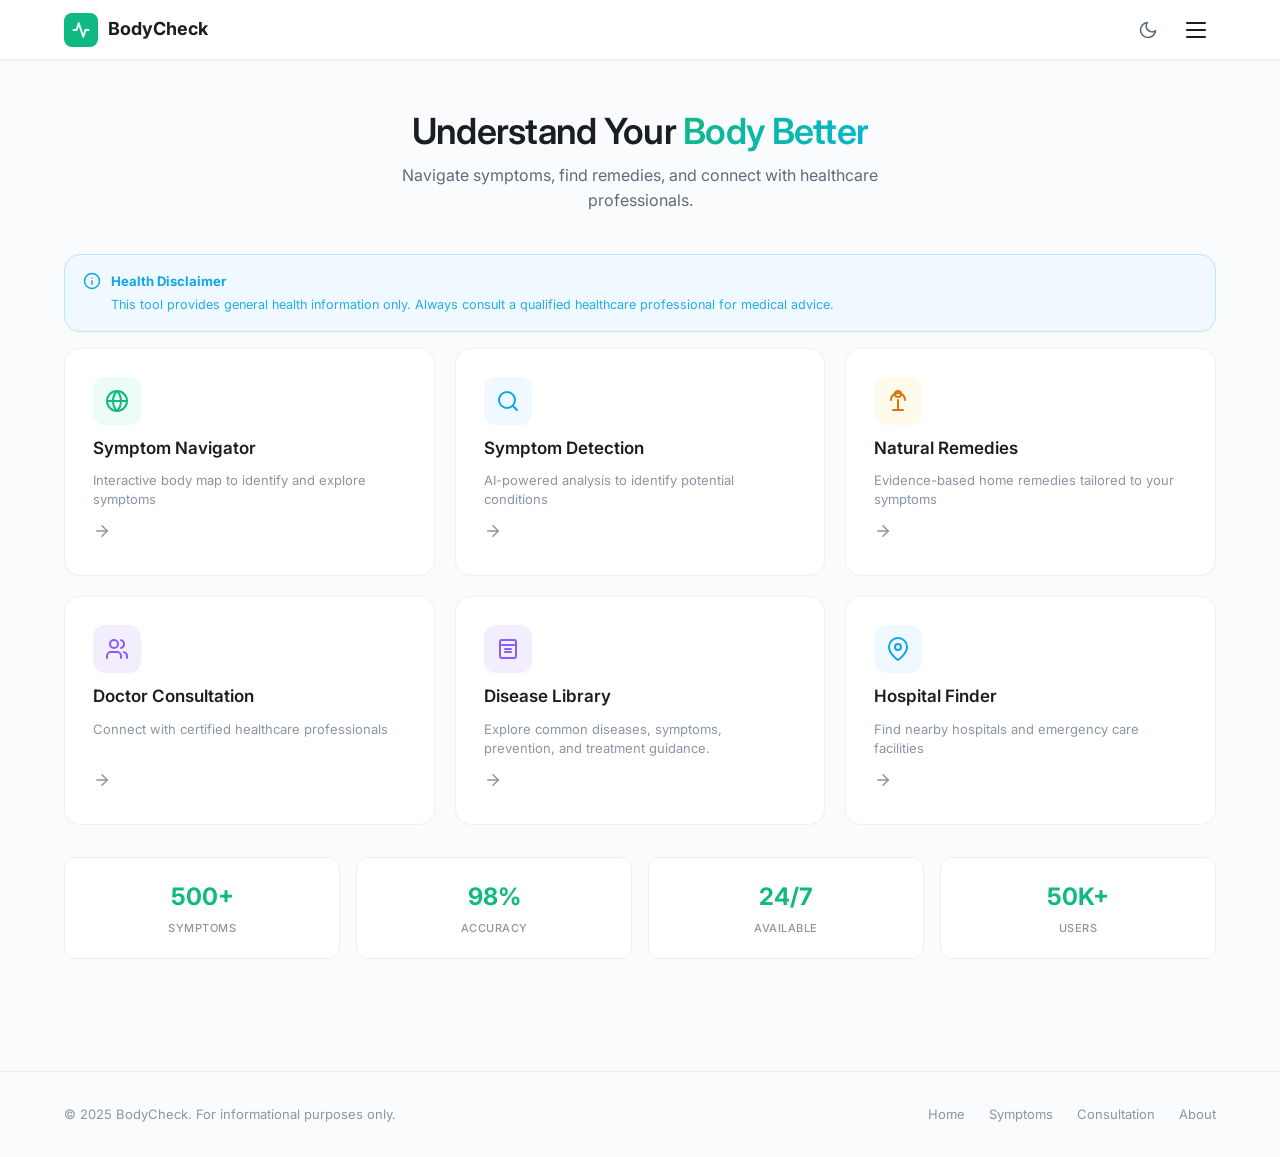
<file: index.html>
<!DOCTYPE html>
<html lang="en">
<head>
  <meta charset="UTF-8" />
  <meta name="viewport" content="width=device-width, initial-scale=1.0" />
  <meta name="description" content="BodyCheck — Understand your body better with intelligent symptom detection and guided health insights." />
  <title>BodyCheck — Smart Health Dashboard</title>
  <link rel="preconnect" href="https://fonts.googleapis.com" />
  <link rel="preconnect" href="https://fonts.gstatic.com" crossorigin />
  <link href="https://fonts.googleapis.com/css2?family=Inter:wght@400;500;600;700&display=swap" rel="stylesheet" />
  <link rel="stylesheet" href="css/style.css" />
  <link rel="stylesheet" href="css/animations.css" />
  <link rel="stylesheet" href="css/responsive.css" />
</head>
<body>

  <a href="#main" class="skip-link">Skip to main content</a>

  <!-- Navbar -->
  <nav class="navbar" id="navbar">
    <div class="container">
      <a href="index.html" class="nav-logo">
        <div class="nav-logo-icon">
          <svg viewBox="0 0 24 24" fill="none" stroke="currentColor" stroke-width="2.5" stroke-linecap="round" stroke-linejoin="round">
            <path d="M22 12h-4l-3 9L9 3l-3 9H2" />
          </svg>
        </div>
        <span>BodyCheck</span>
      </a>
      <div class="nav-actions">
        <button class="theme-toggle" id="themeToggle" aria-label="Toggle theme">
          <svg class="icon-moon" viewBox="0 0 24 24" fill="none" stroke="currentColor" stroke-width="2" stroke-linecap="round" stroke-linejoin="round"><path d="M21 12.79A9 9 0 1 1 11.21 3 7 7 0 0 0 21 12.79z"/></svg>
          <svg class="icon-sun" viewBox="0 0 24 24" fill="none" stroke="currentColor" stroke-width="2" stroke-linecap="round" stroke-linejoin="round"><circle cx="12" cy="12" r="5"/><line x1="12" y1="1" x2="12" y2="3"/><line x1="12" y1="21" x2="12" y2="23"/><line x1="4.22" y1="4.22" x2="5.64" y2="5.64"/><line x1="18.36" y1="18.36" x2="19.78" y2="19.78"/><line x1="1" y1="12" x2="3" y2="12"/><line x1="21" y1="12" x2="23" y2="12"/><line x1="4.22" y1="19.78" x2="5.64" y2="18.36"/><line x1="18.36" y1="5.64" x2="19.78" y2="4.22"/></svg>
        </button>
        <button class="nav-hamburger" id="navHamburger" aria-label="Open menu">
          <span></span>
          <span></span>
          <span></span>
        </button>
      </div>
    </div>
  </nav>

  <!-- Sidebar -->
  <div class="sidebar-overlay" id="sidebarOverlay"></div>
  <aside class="sidebar" id="sidebar">
    <div class="sidebar-header">
      <a href="index.html" class="nav-logo">
        <div class="nav-logo-icon">
          <svg viewBox="0 0 24 24" fill="none" stroke="currentColor" stroke-width="2.5" stroke-linecap="round" stroke-linejoin="round">
            <path d="M22 12h-4l-3 9L9 3l-3 9H2" />
          </svg>
        </div>
        <span>BodyCheck</span>
      </a>
      <button class="sidebar-close" id="sidebarClose" aria-label="Close menu">
        <svg viewBox="0 0 24 24" fill="none" stroke="currentColor" stroke-width="2" stroke-linecap="round" stroke-linejoin="round"><line x1="18" y1="6" x2="6" y2="18"/><line x1="6" y1="6" x2="18" y2="18"/></svg>
      </button>
    </div>
    <nav class="sidebar-nav">
      <a href="index.html" class="sidebar-link active">
        <svg viewBox="0 0 24 24" fill="none" stroke="currentColor" stroke-width="2" stroke-linecap="round" stroke-linejoin="round"><path d="m3 9 9-7 9 7v11a2 2 0 0 1-2 2H5a2 2 0 0 1-2-2z"/><polyline points="9 22 9 12 15 12 15 22"/></svg>
        Home
      </a>
      <a href="body-map.html" class="sidebar-link">
        <svg viewBox="0 0 24 24" fill="none" stroke="currentColor" stroke-width="2" stroke-linecap="round" stroke-linejoin="round"><circle cx="12" cy="12" r="10"/><path d="M12 2a14.5 14.5 0 0 0 0 20 14.5 14.5 0 0 0 0-20"/><path d="M2 12h20"/></svg>
        Symptom Navigator
      </a>
      <a href="consultation.html" class="sidebar-link">
        <svg viewBox="0 0 24 24" fill="none" stroke="currentColor" stroke-width="2" stroke-linecap="round" stroke-linejoin="round"><path d="M16 21v-2a4 4 0 0 0-4-4H6a4 4 0 0 0-4 4v2"/><circle cx="9" cy="7" r="4"/><path d="M22 21v-2a4 4 0 0 0-3-3.87"/><path d="M16 3.13a4 4 0 0 1 0 7.75"/></svg>
        Consultation
      </a>
      <a href="about.html" class="sidebar-link">
        <svg viewBox="0 0 24 24" fill="none" stroke="currentColor" stroke-width="2" stroke-linecap="round" stroke-linejoin="round"><circle cx="12" cy="12" r="10"/><line x1="12" y1="16" x2="12" y2="12"/><line x1="12" y1="8" x2="12.01" y2="8"/></svg>
        About
      </a>
      <a href="consultation.html#hospital-finder" class="sidebar-link emergency">
        <svg viewBox="0 0 24 24" fill="none" stroke="currentColor" stroke-width="2" stroke-linecap="round" stroke-linejoin="round"><path d="M21 10c0 7-9 13-9 13s-9-6-9-13a9 9 0 0 1 18 0z"/><circle cx="12" cy="10" r="3"/></svg>
        Emergency
      </a>
    </nav>
    <div class="sidebar-footer">
      <p>BodyCheck v2.0 — Health Dashboard</p>
    </div>
  </aside>

  <!-- Main Content -->
  <main class="page-content" id="main">
    <div class="container">
      <section class="hero">
        <div class="hero-header">
          <h1>Understand Your <span class="text-gradient">Body Better</span></h1>
          <p>Navigate symptoms, find remedies, and connect with healthcare professionals.</p>
        </div>

        <!-- Important Note -->
        <div class="important-note info">
          <svg viewBox="0 0 24 24" fill="none" stroke="currentColor" stroke-width="2" stroke-linecap="round" stroke-linejoin="round"><circle cx="12" cy="12" r="10"/><line x1="12" y1="16" x2="12" y2="12"/><line x1="12" y1="8" x2="12.01" y2="8"/></svg>
          <div class="important-note-content">
            <strong>Health Disclaimer</strong>
            <p>This tool provides general health information only. Always consult a qualified healthcare professional for medical advice.</p>
          </div>
        </div>

        <!-- Dashboard Cards -->
        <div class="dashboard-grid">
          <a href="body-map.html" class="dash-card">
            <div class="dash-card-icon green">
              <svg viewBox="0 0 24 24" fill="none" stroke="currentColor" stroke-width="2" stroke-linecap="round" stroke-linejoin="round"><circle cx="12" cy="12" r="10"/><path d="M12 2a14.5 14.5 0 0 0 0 20 14.5 14.5 0 0 0 0-20"/><path d="M2 12h20"/></svg>
            </div>
            <h3>Symptom Navigator</h3>
            <p>Interactive body map to identify and explore symptoms</p>
            <div class="dash-card-arrow">
              <svg viewBox="0 0 24 24" fill="none" stroke="currentColor" stroke-width="2" stroke-linecap="round" stroke-linejoin="round"><path d="M5 12h14"/><path d="m12 5 7 7-7 7"/></svg>
            </div>
          </a>

          <a href="body-map.html" class="dash-card">
            <div class="dash-card-icon blue">
              <svg viewBox="0 0 24 24" fill="none" stroke="currentColor" stroke-width="2" stroke-linecap="round" stroke-linejoin="round"><circle cx="11" cy="11" r="8"/><path d="m21 21-4.3-4.3"/></svg>
            </div>
            <h3>Symptom Detection</h3>
            <p>AI-powered analysis to identify potential conditions</p>
            <div class="dash-card-arrow">
              <svg viewBox="0 0 24 24" fill="none" stroke="currentColor" stroke-width="2" stroke-linecap="round" stroke-linejoin="round"><path d="M5 12h14"/><path d="m12 5 7 7-7 7"/></svg>
            </div>
          </a>

          <a href="body-map.html" class="dash-card">
            <div class="dash-card-icon amber">
              <svg viewBox="0 0 24 24" fill="none" stroke="currentColor" stroke-width="2" stroke-linecap="round" stroke-linejoin="round"><path d="M7 21h10"/><path d="M12 21V11"/><path d="M5 11a7 7 0 0 1 14 0"/><circle cx="12" cy="5" r="3"/></svg>
            </div>
            <h3>Natural Remedies</h3>
            <p>Evidence-based home remedies tailored to your symptoms</p>
            <div class="dash-card-arrow">
              <svg viewBox="0 0 24 24" fill="none" stroke="currentColor" stroke-width="2" stroke-linecap="round" stroke-linejoin="round"><path d="M5 12h14"/><path d="m12 5 7 7-7 7"/></svg>
            </div>
          </a>

          <a href="consultation.html" class="dash-card">
            <div class="dash-card-icon purple">
              <svg viewBox="0 0 24 24" fill="none" stroke="currentColor" stroke-width="2" stroke-linecap="round" stroke-linejoin="round"><path d="M16 21v-2a4 4 0 0 0-4-4H6a4 4 0 0 0-4 4v2"/><circle cx="9" cy="7" r="4"/><path d="M22 21v-2a4 4 0 0 0-3-3.87"/><path d="M16 3.13a4 4 0 0 1 0 7.75"/></svg>
            </div>
            <h3>Doctor Consultation</h3>
            <p>Connect with certified healthcare professionals</p>
            <div class="dash-card-arrow">
              <svg viewBox="0 0 24 24" fill="none" stroke="currentColor" stroke-width="2" stroke-linecap="round" stroke-linejoin="round"><path d="M5 12h14"/><path d="m12 5 7 7-7 7"/></svg>
            </div>
          </a>

          <a href="disease-library.html" class="dash-card">
            <div class="dash-card-icon purple">
              <svg viewBox="0 0 24 24" fill="none" stroke="currentColor" stroke-width="2" stroke-linecap="round" stroke-linejoin="round"><path d="M6 3h12a2 2 0 0 1 2 2v14a2 2 0 0 1-2 2H6a2 2 0 0 1-2-2V5a2 2 0 0 1 2-2Z"/><path d="M6 8h12"/><path d="M9 12h6"/><path d="M9 15h6"/></svg>
            </div>
            <h3>Disease Library</h3>
            <p>Explore common diseases, symptoms, prevention, and treatment guidance.</p>
            <div class="dash-card-arrow">
              <svg viewBox="0 0 24 24" fill="none" stroke="currentColor" stroke-width="2" stroke-linecap="round" stroke-linejoin="round"><path d="M5 12h14"/><path d="m12 5 7 7-7 7"/></svg>
            </div>
          </a>

          <a href="consultation.html#hospital-finder" class="dash-card">
            <div class="dash-card-icon blue">
              <svg viewBox="0 0 24 24" fill="none" stroke="currentColor" stroke-width="2" stroke-linecap="round" stroke-linejoin="round"><path d="M21 10c0 7-9 13-9 13s-9-6-9-13a9 9 0 0 1 18 0z"/><circle cx="12" cy="10" r="3"/></svg>
            </div>
            <h3>Hospital Finder</h3>
            <p>Find nearby hospitals and emergency care facilities</p>
            <div class="dash-card-arrow">
              <svg viewBox="0 0 24 24" fill="none" stroke="currentColor" stroke-width="2" stroke-linecap="round" stroke-linejoin="round"><path d="M5 12h14"/><path d="m12 5 7 7-7 7"/></svg>
            </div>
          </a>
        </div>

        <!-- Stats -->
        <div class="stats-row">
          <div class="stat-card">
            <div class="stat-value">500+</div>
            <div class="stat-label">Symptoms</div>
          </div>
          <div class="stat-card">
            <div class="stat-value">98%</div>
            <div class="stat-label">Accuracy</div>
          </div>
          <div class="stat-card">
            <div class="stat-value">24/7</div>
            <div class="stat-label">Available</div>
          </div>
          <div class="stat-card">
            <div class="stat-value">50K+</div>
            <div class="stat-label">Users</div>
          </div>
        </div>
      </section>
    </div>

    <!-- Footer -->
    <footer class="footer">
      <div class="container">
        <div class="footer-inner">
          <p>&copy; 2025 BodyCheck. For informational purposes only.</p>
          <div class="footer-links">
            <a href="index.html">Home</a>
            <a href="body-map.html">Symptoms</a>
            <a href="consultation.html">Consultation</a>
            <a href="about.html">About</a>
          </div>
        </div>
      </div>
    </footer>
  </main>

  <script src="js/app.js"></script>
</body>
</html>
</file>
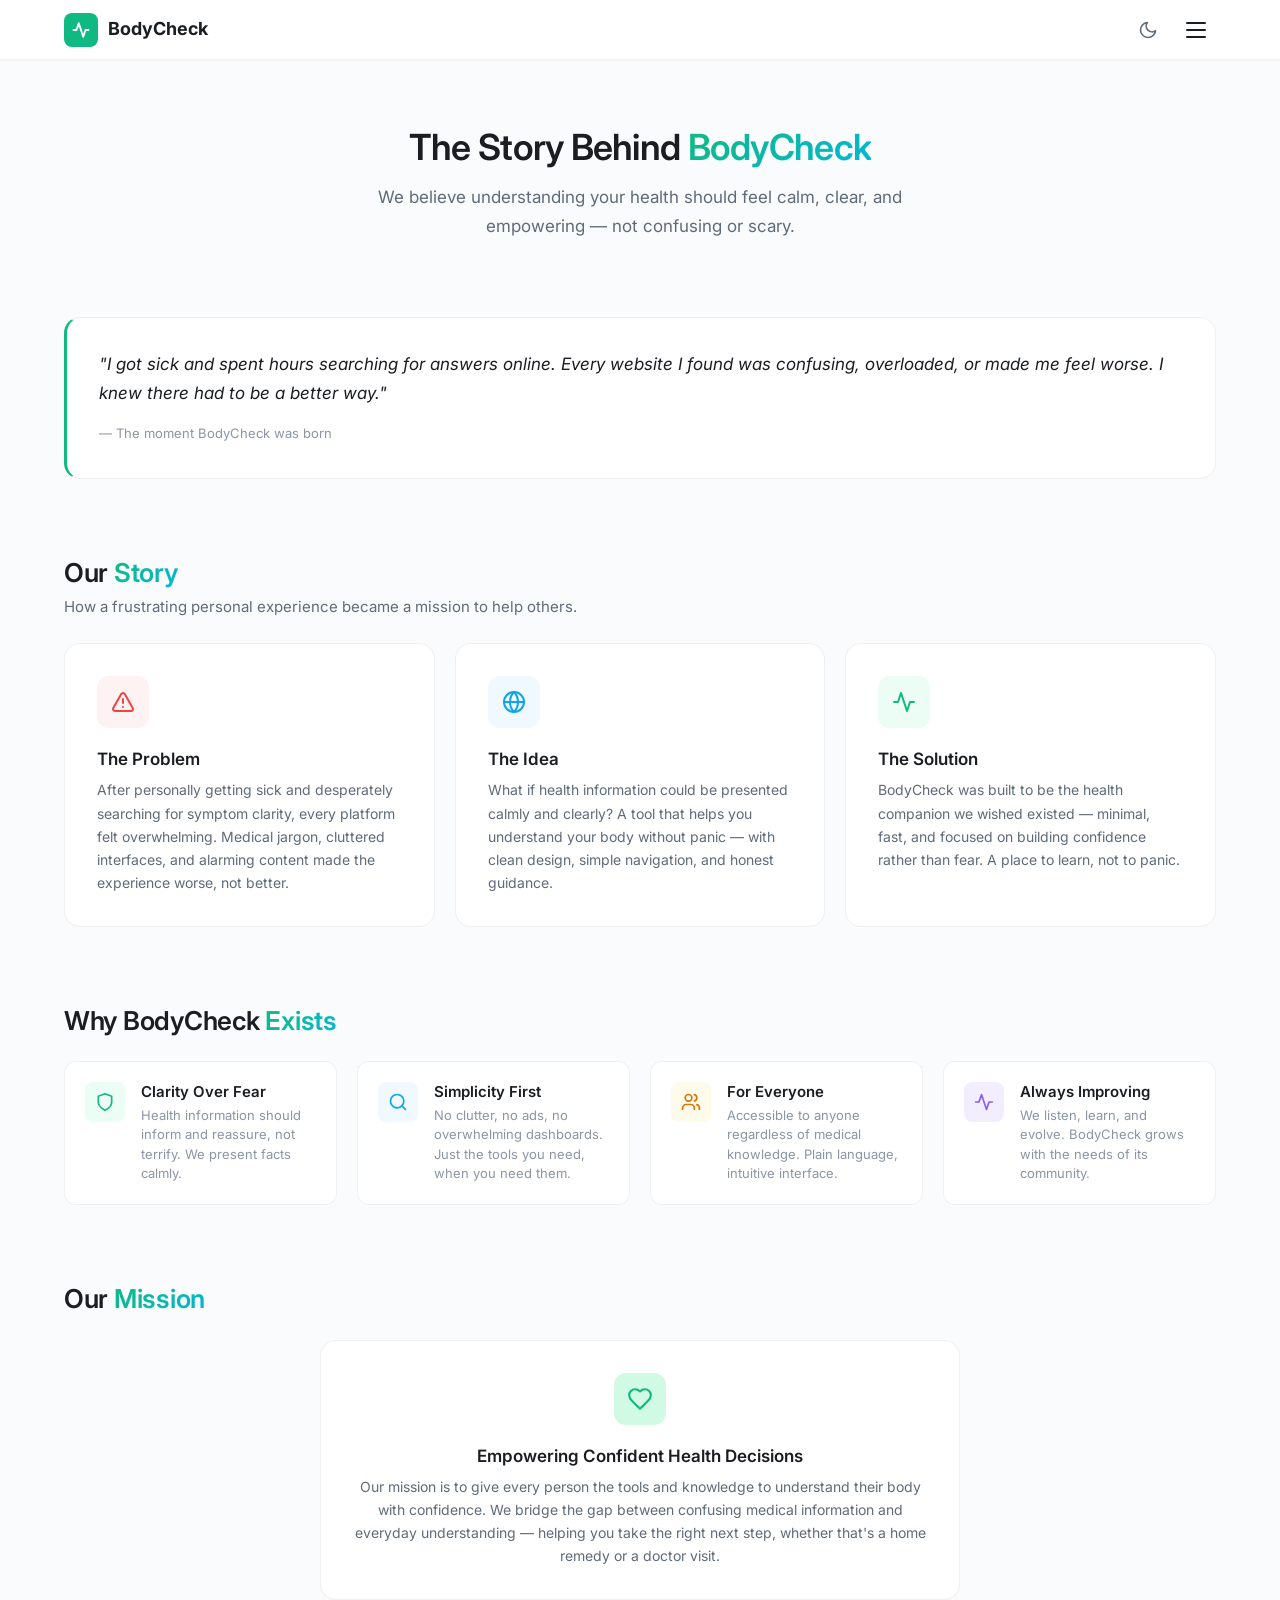
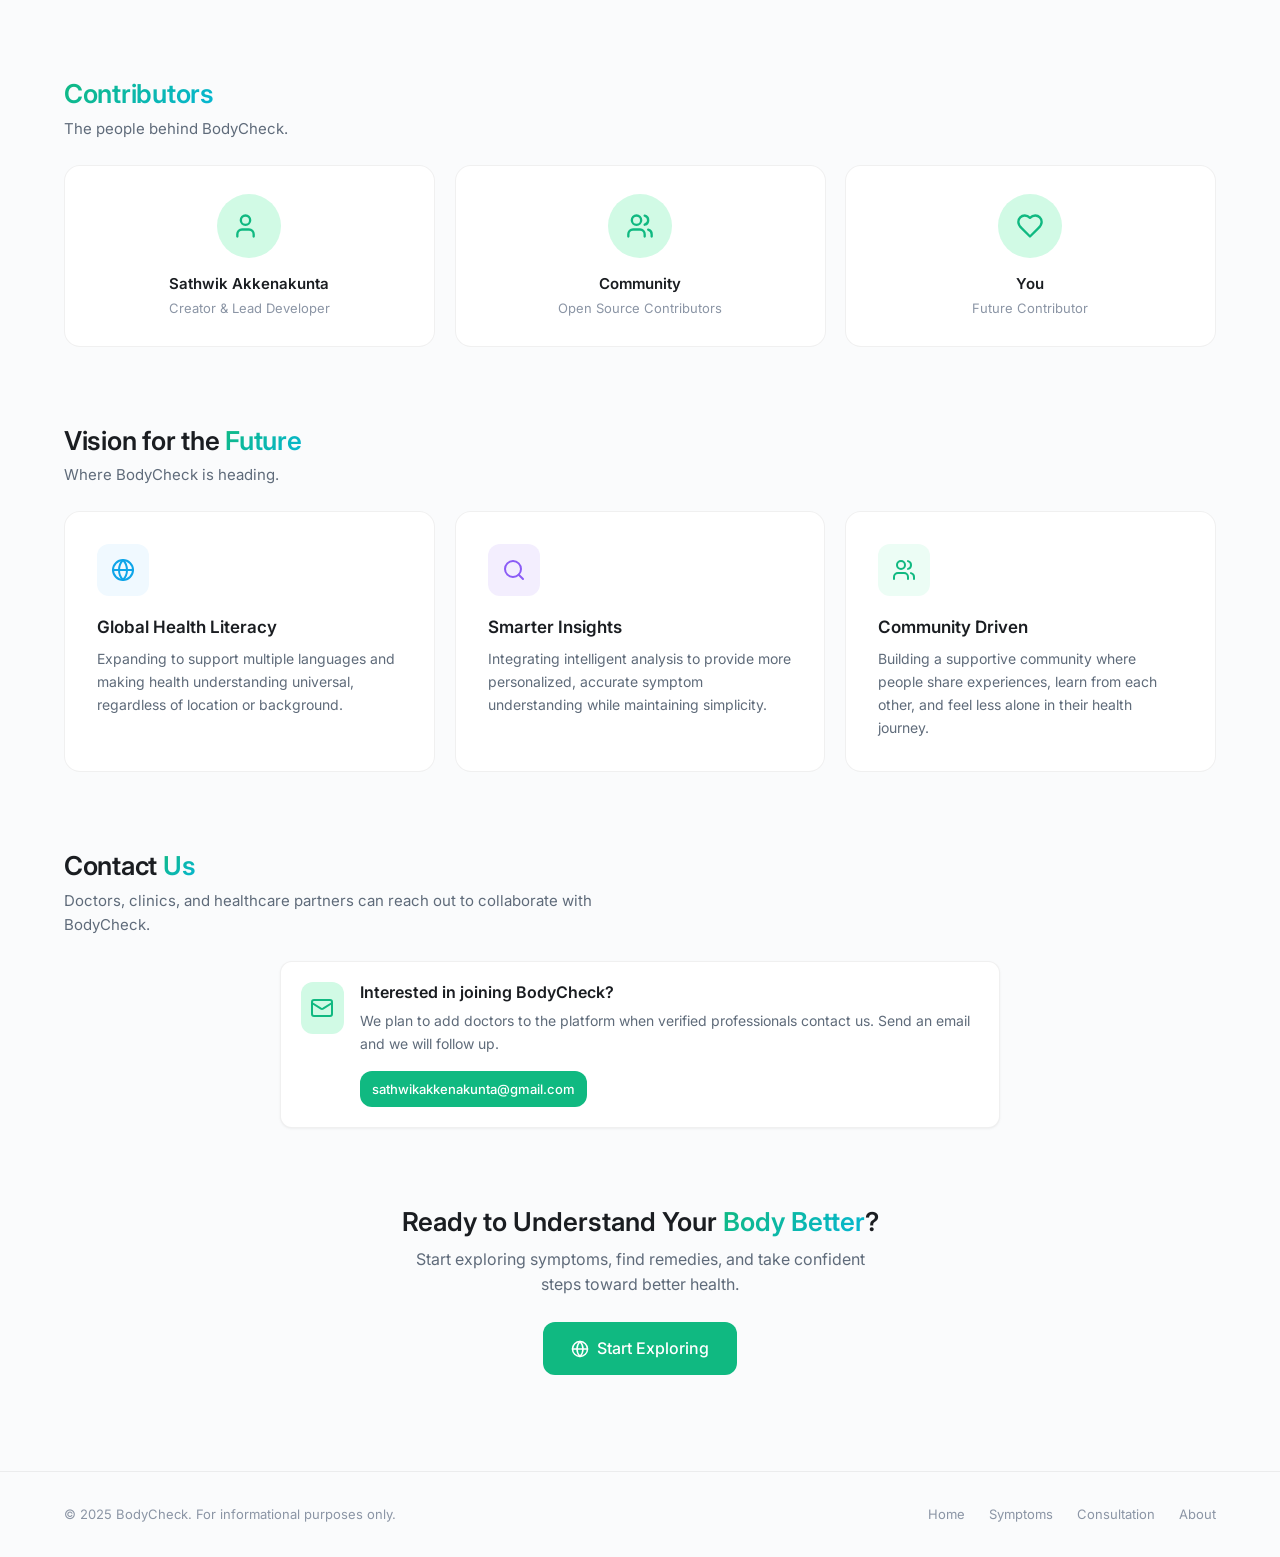
<file: about.html>
<!DOCTYPE html>
<html lang="en">
<head>
  <meta charset="UTF-8" />
  <meta name="viewport" content="width=device-width, initial-scale=1.0" />
  <meta name="description" content="BodyCheck — Learn about our mission to make health information accessible, clear, and empowering." />
  <title>BodyCheck — About Us</title>
  <link rel="preconnect" href="https://fonts.googleapis.com" />
  <link rel="preconnect" href="https://fonts.gstatic.com" crossorigin />
  <link href="https://fonts.googleapis.com/css2?family=Inter:wght@400;500;600;700&display=swap" rel="stylesheet" />
  <link rel="stylesheet" href="css/style.css" />
  <link rel="stylesheet" href="css/animations.css" />
  <link rel="stylesheet" href="css/responsive.css" />
</head>
<body>

  <a href="#main" class="skip-link">Skip to main content</a>

  <!-- Navbar -->
  <nav class="navbar" id="navbar">
    <div class="container">
      <a href="index.html" class="nav-logo">
        <div class="nav-logo-icon">
          <svg viewBox="0 0 24 24" fill="none" stroke="currentColor" stroke-width="2.5" stroke-linecap="round" stroke-linejoin="round"><path d="M22 12h-4l-3 9L9 3l-3 9H2" /></svg>
        </div>
        <span>BodyCheck</span>
      </a>
      <div class="nav-actions">
        <button class="theme-toggle" id="themeToggle" aria-label="Toggle theme">
          <svg class="icon-moon" viewBox="0 0 24 24" fill="none" stroke="currentColor" stroke-width="2" stroke-linecap="round" stroke-linejoin="round"><path d="M21 12.79A9 9 0 1 1 11.21 3 7 7 0 0 0 21 12.79z"/></svg>
          <svg class="icon-sun" viewBox="0 0 24 24" fill="none" stroke="currentColor" stroke-width="2" stroke-linecap="round" stroke-linejoin="round"><circle cx="12" cy="12" r="5"/><line x1="12" y1="1" x2="12" y2="3"/><line x1="12" y1="21" x2="12" y2="23"/><line x1="4.22" y1="4.22" x2="5.64" y2="5.64"/><line x1="18.36" y1="18.36" x2="19.78" y2="19.78"/><line x1="1" y1="12" x2="3" y2="12"/><line x1="21" y1="12" x2="23" y2="12"/><line x1="4.22" y1="19.78" x2="5.64" y2="18.36"/><line x1="18.36" y1="5.64" x2="19.78" y2="4.22"/></svg>
        </button>
        <button class="nav-hamburger" id="navHamburger" aria-label="Open menu">
          <span></span><span></span><span></span>
        </button>
      </div>
    </div>
  </nav>

  <!-- Sidebar -->
  <div class="sidebar-overlay" id="sidebarOverlay"></div>
  <aside class="sidebar" id="sidebar">
    <div class="sidebar-header">
      <a href="index.html" class="nav-logo">
        <div class="nav-logo-icon">
          <svg viewBox="0 0 24 24" fill="none" stroke="currentColor" stroke-width="2.5" stroke-linecap="round" stroke-linejoin="round"><path d="M22 12h-4l-3 9L9 3l-3 9H2" /></svg>
        </div>
        <span>BodyCheck</span>
      </a>
      <button class="sidebar-close" id="sidebarClose" aria-label="Close menu">
        <svg viewBox="0 0 24 24" fill="none" stroke="currentColor" stroke-width="2" stroke-linecap="round" stroke-linejoin="round"><line x1="18" y1="6" x2="6" y2="18"/><line x1="6" y1="6" x2="18" y2="18"/></svg>
      </button>
    </div>
    <nav class="sidebar-nav">
      <a href="index.html" class="sidebar-link">
        <svg viewBox="0 0 24 24" fill="none" stroke="currentColor" stroke-width="2" stroke-linecap="round" stroke-linejoin="round"><path d="m3 9 9-7 9 7v11a2 2 0 0 1-2 2H5a2 2 0 0 1-2-2z"/><polyline points="9 22 9 12 15 12 15 22"/></svg>
        Home
      </a>
      <a href="body-map.html" class="sidebar-link">
        <svg viewBox="0 0 24 24" fill="none" stroke="currentColor" stroke-width="2" stroke-linecap="round" stroke-linejoin="round"><circle cx="12" cy="12" r="10"/><path d="M12 2a14.5 14.5 0 0 0 0 20 14.5 14.5 0 0 0 0-20"/><path d="M2 12h20"/></svg>
        Symptom Navigator
      </a>
      <a href="consultation.html" class="sidebar-link">
        <svg viewBox="0 0 24 24" fill="none" stroke="currentColor" stroke-width="2" stroke-linecap="round" stroke-linejoin="round"><path d="M16 21v-2a4 4 0 0 0-4-4H6a4 4 0 0 0-4 4v2"/><circle cx="9" cy="7" r="4"/><path d="M22 21v-2a4 4 0 0 0-3-3.87"/><path d="M16 3.13a4 4 0 0 1 0 7.75"/></svg>
        Consultation
      </a>
      <a href="about.html" class="sidebar-link active">
        <svg viewBox="0 0 24 24" fill="none" stroke="currentColor" stroke-width="2" stroke-linecap="round" stroke-linejoin="round"><circle cx="12" cy="12" r="10"/><line x1="12" y1="16" x2="12" y2="12"/><line x1="12" y1="8" x2="12.01" y2="8"/></svg>
        About
      </a>
      <a href="consultation.html#hospital-finder" class="sidebar-link emergency">
        <svg viewBox="0 0 24 24" fill="none" stroke="currentColor" stroke-width="2" stroke-linecap="round" stroke-linejoin="round"><path d="M21 10c0 7-9 13-9 13s-9-6-9-13a9 9 0 0 1 18 0z"/><circle cx="12" cy="10" r="3"/></svg>
        Emergency
      </a>
    </nav>
    <div class="sidebar-footer">
      <p>BodyCheck v2.0 — Health Dashboard</p>
    </div>
  </aside>

  <!-- Main Content -->
  <main class="about-page" id="main">
    <div class="container">

      <!-- Hero -->
      <section class="about-hero">
        <h1>The Story Behind <span class="text-gradient">BodyCheck</span></h1>
        <p>We believe understanding your health should feel calm, clear, and empowering — not confusing or scary.</p>
      </section>

      <!-- Quote -->
      <blockquote class="about-quote">
        <p>"I got sick and spent hours searching for answers online. Every website I found was confusing, overloaded, or made me feel worse. I knew there had to be a better way."</p>
        <cite>— The moment BodyCheck was born</cite>
      </blockquote>

      <!-- Our Story -->
      <section class="about-section">
        <div class="about-section-header">
          <h2>Our <span class="text-gradient">Story</span></h2>
          <p>How a frustrating personal experience became a mission to help others.</p>
        </div>

        <div class="about-story-grid">
          <div class="about-story-card">
            <div class="about-card-icon" style="background: var(--error-bg); color: var(--error);">
              <svg viewBox="0 0 24 24" fill="none" stroke="currentColor" stroke-width="2" stroke-linecap="round" stroke-linejoin="round" style="width:24px;height:24px"><path d="m21.73 18-8-14a2 2 0 0 0-3.48 0l-8 14A2 2 0 0 0 4 21h16a2 2 0 0 0 1.73-3Z"/><path d="M12 9v4"/><path d="M12 17h.01"/></svg>
            </div>
            <h3>The Problem</h3>
            <p>After personally getting sick and desperately searching for symptom clarity, every platform felt overwhelming. Medical jargon, cluttered interfaces, and alarming content made the experience worse, not better.</p>
          </div>

          <div class="about-story-card">
            <div class="about-card-icon" style="background: var(--info-bg); color: var(--info);">
              <svg viewBox="0 0 24 24" fill="none" stroke="currentColor" stroke-width="2" stroke-linecap="round" stroke-linejoin="round" style="width:24px;height:24px"><circle cx="12" cy="12" r="10"/><path d="M12 2a14.5 14.5 0 0 0 0 20 14.5 14.5 0 0 0 0-20"/><path d="M2 12h20"/></svg>
            </div>
            <h3>The Idea</h3>
            <p>What if health information could be presented calmly and clearly? A tool that helps you understand your body without panic — with clean design, simple navigation, and honest guidance.</p>
          </div>

          <div class="about-story-card">
            <div class="about-card-icon" style="background: var(--success-bg); color: var(--success);">
              <svg viewBox="0 0 24 24" fill="none" stroke="currentColor" stroke-width="2" stroke-linecap="round" stroke-linejoin="round" style="width:24px;height:24px"><path d="M22 12h-4l-3 9L9 3l-3 9H2"/></svg>
            </div>
            <h3>The Solution</h3>
            <p>BodyCheck was built to be the health companion we wished existed — minimal, fast, and focused on building confidence rather than fear. A place to learn, not to panic.</p>
          </div>
        </div>
      </section>

      <!-- Why BodyCheck Exists -->
      <section class="about-section">
        <div class="about-section-header">
          <h2>Why BodyCheck <span class="text-gradient">Exists</span></h2>
        </div>

        <div class="about-values">
          <div class="about-value">
            <div class="about-value-icon" style="background: var(--success-bg);">
              <svg viewBox="0 0 24 24" fill="none" stroke="var(--success)" stroke-width="2" stroke-linecap="round" stroke-linejoin="round" style="width:20px;height:20px"><path d="M12 22s8-4 8-10V5l-8-3-8 3v7c0 6 8 10 8 10"/></svg>
            </div>
            <div>
              <h4>Clarity Over Fear</h4>
              <p>Health information should inform and reassure, not terrify. We present facts calmly.</p>
            </div>
          </div>

          <div class="about-value">
            <div class="about-value-icon" style="background: var(--info-bg);">
              <svg viewBox="0 0 24 24" fill="none" stroke="var(--info)" stroke-width="2" stroke-linecap="round" stroke-linejoin="round" style="width:20px;height:20px"><circle cx="11" cy="11" r="8"/><path d="m21 21-4.3-4.3"/></svg>
            </div>
            <div>
              <h4>Simplicity First</h4>
              <p>No clutter, no ads, no overwhelming dashboards. Just the tools you need, when you need them.</p>
            </div>
          </div>

          <div class="about-value">
            <div class="about-value-icon" style="background: var(--warning-bg);">
              <svg viewBox="0 0 24 24" fill="none" stroke="var(--warning)" stroke-width="2" stroke-linecap="round" stroke-linejoin="round" style="width:20px;height:20px"><path d="M16 21v-2a4 4 0 0 0-4-4H6a4 4 0 0 0-4 4v2"/><circle cx="9" cy="7" r="4"/><path d="M22 21v-2a4 4 0 0 0-3-3.87"/><path d="M16 3.13a4 4 0 0 1 0 7.75"/></svg>
            </div>
            <div>
              <h4>For Everyone</h4>
              <p>Accessible to anyone regardless of medical knowledge. Plain language, intuitive interface.</p>
            </div>
          </div>

          <div class="about-value">
            <div class="about-value-icon" style="background: rgba(139, 92, 246, 0.1);">
              <svg viewBox="0 0 24 24" fill="none" stroke="#8B5CF6" stroke-width="2" stroke-linecap="round" stroke-linejoin="round" style="width:20px;height:20px"><path d="M22 12h-4l-3 9L9 3l-3 9H2"/></svg>
            </div>
            <div>
              <h4>Always Improving</h4>
              <p>We listen, learn, and evolve. BodyCheck grows with the needs of its community.</p>
            </div>
          </div>
        </div>
      </section>

      <!-- Mission -->
      <section class="about-section">
        <div class="about-section-header">
          <h2>Our <span class="text-gradient">Mission</span></h2>
        </div>

        <div class="about-story-grid" style="grid-template-columns: 1fr;">
          <div class="about-story-card" style="text-align: center; max-width: 640px; margin: 0 auto;">
            <div class="about-card-icon" style="background: var(--accent-light); color: var(--accent); margin: 0 auto 1.25rem;">
              <svg viewBox="0 0 24 24" fill="none" stroke="currentColor" stroke-width="2" stroke-linecap="round" stroke-linejoin="round" style="width:26px;height:26px"><path d="M19 14c1.49-1.46 3-3.21 3-5.5A5.5 5.5 0 0 0 16.5 3c-1.76 0-3 .5-4.5 2-1.5-1.5-2.74-2-4.5-2A5.5 5.5 0 0 0 2 8.5c0 2.3 1.5 4.05 3 5.5l7 7Z"/></svg>
            </div>
            <h3>Empowering Confident Health Decisions</h3>
            <p>Our mission is to give every person the tools and knowledge to understand their body with confidence. We bridge the gap between confusing medical information and everyday understanding — helping you take the right next step, whether that's a home remedy or a doctor visit.</p>
          </div>
        </div>
      </section>

      <!-- Contributors -->
      <section class="about-section">
        <div class="about-section-header">
          <h2><span class="text-gradient">Contributors</span></h2>
          <p>The people behind BodyCheck.</p>
        </div>

        <div class="about-contributors-grid">
          <div class="about-contributor">
            <div class="about-contributor-avatar">
              <svg viewBox="0 0 24 24" fill="none" stroke="var(--accent)" stroke-width="2" stroke-linecap="round" stroke-linejoin="round" style="width:28px;height:28px"><path d="M16 21v-2a4 4 0 0 0-4-4H6a4 4 0 0 0-4 4v2"/><circle cx="9" cy="7" r="4"/></svg>
            </div>
            <h4>Sathwik Akkenakunta</h4>
            <p>Creator & Lead Developer</p>
          </div>
          <div class="about-contributor">
            <div class="about-contributor-avatar">
              <svg viewBox="0 0 24 24" fill="none" stroke="var(--accent)" stroke-width="2" stroke-linecap="round" stroke-linejoin="round" style="width:28px;height:28px"><path d="M16 21v-2a4 4 0 0 0-4-4H6a4 4 0 0 0-4 4v2"/><circle cx="9" cy="7" r="4"/><path d="M22 21v-2a4 4 0 0 0-3-3.87"/><path d="M16 3.13a4 4 0 0 1 0 7.75"/></svg>
            </div>
            <h4>Community</h4>
            <p>Open Source Contributors</p>
          </div>
          <div class="about-contributor">
            <div class="about-contributor-avatar">
              <svg viewBox="0 0 24 24" fill="none" stroke="var(--accent)" stroke-width="2" stroke-linecap="round" stroke-linejoin="round" style="width:28px;height:28px"><path d="M19 14c1.49-1.46 3-3.21 3-5.5A5.5 5.5 0 0 0 16.5 3c-1.76 0-3 .5-4.5 2-1.5-1.5-2.74-2-4.5-2A5.5 5.5 0 0 0 2 8.5c0 2.3 1.5 4.05 3 5.5l7 7Z"/></svg>
            </div>
            <h4>You</h4>
            <p>Future Contributor</p>
          </div>
        </div>
      </section>

      <!-- Vision -->
      <section class="about-section">
        <div class="about-section-header">
          <h2>Vision for the <span class="text-gradient">Future</span></h2>
          <p>Where BodyCheck is heading.</p>
        </div>

        <div class="about-story-grid">
          <div class="about-story-card">
            <div class="about-card-icon" style="background: var(--info-bg); color: var(--info);">
              <svg viewBox="0 0 24 24" fill="none" stroke="currentColor" stroke-width="2" stroke-linecap="round" stroke-linejoin="round" style="width:24px;height:24px"><circle cx="12" cy="12" r="10"/><path d="M12 2a14.5 14.5 0 0 0 0 20 14.5 14.5 0 0 0 0-20"/><path d="M2 12h20"/></svg>
            </div>
            <h3>Global Health Literacy</h3>
            <p>Expanding to support multiple languages and making health understanding universal, regardless of location or background.</p>
          </div>

          <div class="about-story-card">
            <div class="about-card-icon" style="background: rgba(139, 92, 246, 0.1); color: #8B5CF6;">
              <svg viewBox="0 0 24 24" fill="none" stroke="currentColor" stroke-width="2" stroke-linecap="round" stroke-linejoin="round" style="width:24px;height:24px"><circle cx="11" cy="11" r="8"/><path d="m21 21-4.3-4.3"/></svg>
            </div>
            <h3>Smarter Insights</h3>
            <p>Integrating intelligent analysis to provide more personalized, accurate symptom understanding while maintaining simplicity.</p>
          </div>

          <div class="about-story-card">
            <div class="about-card-icon" style="background: var(--success-bg); color: var(--success);">
              <svg viewBox="0 0 24 24" fill="none" stroke="currentColor" stroke-width="2" stroke-linecap="round" stroke-linejoin="round" style="width:24px;height:24px"><path d="M16 21v-2a4 4 0 0 0-4-4H6a4 4 0 0 0-4 4v2"/><circle cx="9" cy="7" r="4"/><path d="M22 21v-2a4 4 0 0 0-3-3.87"/><path d="M16 3.13a4 4 0 0 1 0 7.75"/></svg>
            </div>
            <h3>Community Driven</h3>
            <p>Building a supportive community where people share experiences, learn from each other, and feel less alone in their health journey.</p>
          </div>
        </div>
      </section>

      <!-- Contact -->
      <section class="about-section" id="contact">
        <div class="about-section-header">
          <h2>Contact <span class="text-gradient">Us</span></h2>
          <p>Doctors, clinics, and healthcare partners can reach out to collaborate with BodyCheck.</p>
        </div>

        <div class="about-contact-card">
          <div class="about-card-icon" style="background: var(--accent-light); color: var(--accent);">
            <svg viewBox="0 0 24 24" fill="none" stroke="currentColor" stroke-width="2" stroke-linecap="round" stroke-linejoin="round" style="width:24px;height:24px"><rect width="20" height="16" x="2" y="4" rx="2"/><path d="m22 7-8.97 5.7a2 2 0 0 1-2.06 0L2 7"/></svg>
          </div>
          <div>
            <h3>Interested in joining BodyCheck?</h3>
            <p>We plan to add doctors to the platform when verified professionals contact us. Send an email and we will follow up.</p>
            <a href="mailto:sathwikakkenakunta@gmail.com" class="btn btn-primary btn-sm">sathwikakkenakunta@gmail.com</a>
          </div>
        </div>
      </section>

      <!-- CTA -->
      <section class="about-section" style="text-align: center; padding-bottom: 3rem;">
        <h2>Ready to Understand Your <span class="text-gradient">Body Better</span>?</h2>
        <p style="max-width: 480px; margin: 0.5rem auto 1.5rem;">Start exploring symptoms, find remedies, and take confident steps toward better health.</p>
        <a href="body-map.html" class="btn btn-primary btn-lg">
          <svg viewBox="0 0 24 24" fill="none" stroke="currentColor" stroke-width="2" stroke-linecap="round" stroke-linejoin="round" style="width:18px;height:18px"><circle cx="12" cy="12" r="10"/><path d="M12 2a14.5 14.5 0 0 0 0 20 14.5 14.5 0 0 0 0-20"/><path d="M2 12h20"/></svg>
          Start Exploring
        </a>
      </section>

    </div>

    <!-- Footer -->
    <footer class="footer">
      <div class="container">
        <div class="footer-inner">
          <p>&copy; 2025 BodyCheck. For informational purposes only.</p>
          <div class="footer-links">
            <a href="index.html">Home</a>
            <a href="body-map.html">Symptoms</a>
            <a href="consultation.html">Consultation</a>
            <a href="about.html">About</a>
          </div>
        </div>
      </div>
    </footer>
  </main>

  <script src="js/app.js"></script>
</body>
</html>
</file>
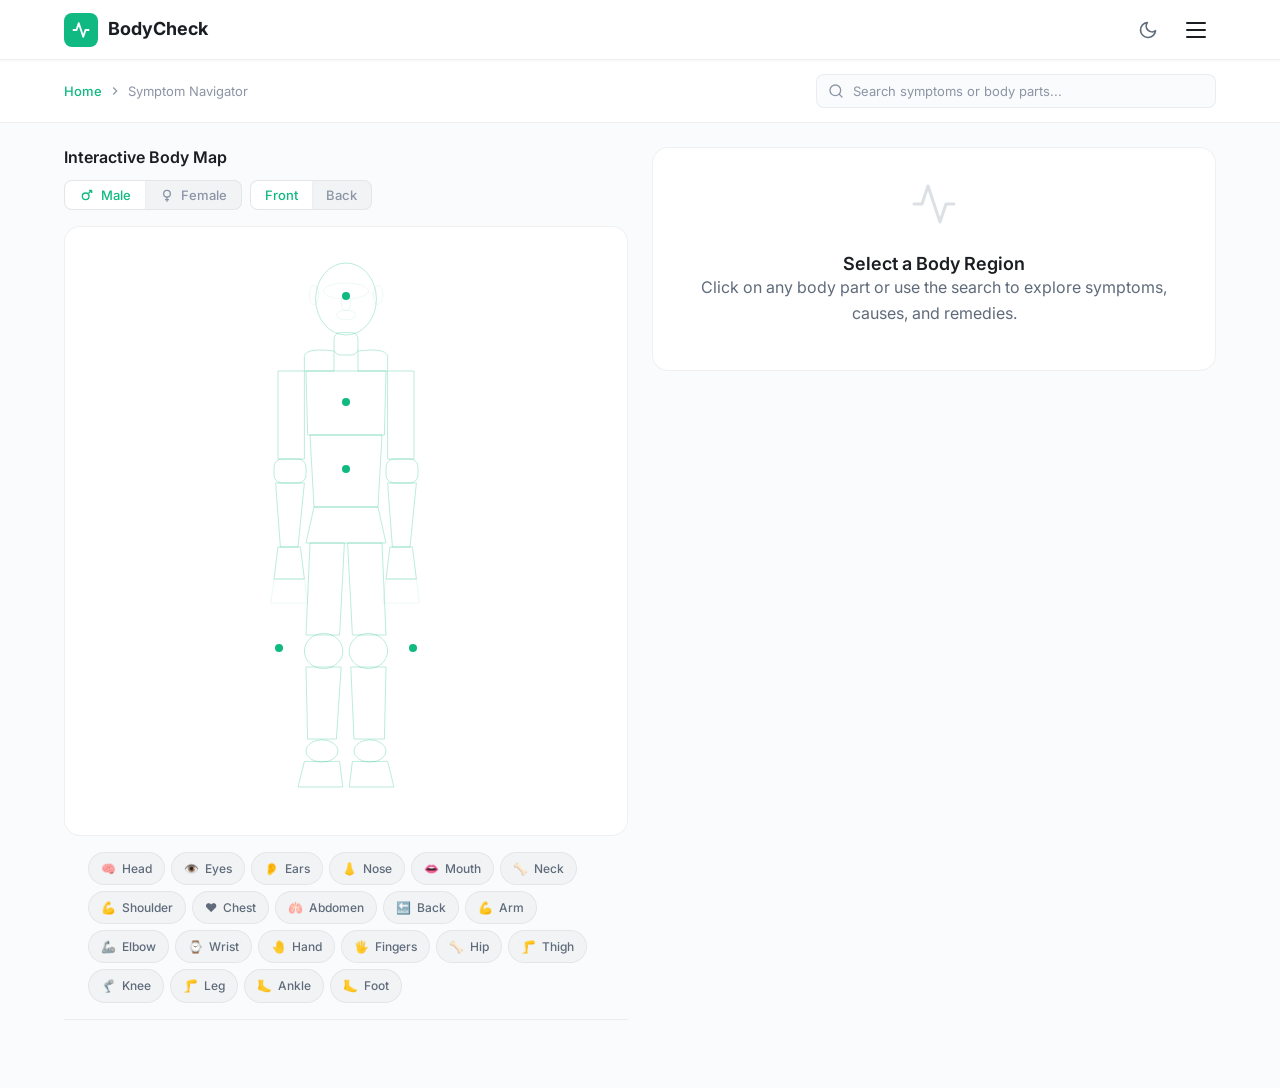
<file: body-map.html>
<!DOCTYPE html>
<html lang="en">
<head>
  <meta charset="UTF-8" />
  <meta name="viewport" content="width=device-width, initial-scale=1.0" />
  <title>BodyCheck — Symptom Navigator</title>
  <link rel="preconnect" href="https://fonts.googleapis.com" />
  <link rel="preconnect" href="https://fonts.gstatic.com" crossorigin />
  <link href="https://fonts.googleapis.com/css2?family=Inter:wght@400;500;600;700&display=swap" rel="stylesheet" />
  <link rel="stylesheet" href="css/style.css" />
  <link rel="stylesheet" href="css/animations.css" />
  <link rel="stylesheet" href="css/responsive.css" />
  <link rel="stylesheet" href="css/body-map.css" />
</head>
<body>

  <a href="#main" class="skip-link">Skip to main content</a>

  <!-- Navbar -->
  <nav class="navbar" id="navbar">
    <div class="container">
      <a href="index.html" class="nav-logo">
        <div class="nav-logo-icon">
          <svg viewBox="0 0 24 24" fill="none" stroke="currentColor" stroke-width="2.5" stroke-linecap="round" stroke-linejoin="round"><path d="M22 12h-4l-3 9L9 3l-3 9H2" /></svg>
        </div>
        <span>BodyCheck</span>
      </a>
      <div class="nav-actions">
        <button class="theme-toggle" id="themeToggle" aria-label="Toggle theme">
          <svg class="icon-moon" viewBox="0 0 24 24" fill="none" stroke="currentColor" stroke-width="2" stroke-linecap="round" stroke-linejoin="round"><path d="M21 12.79A9 9 0 1 1 11.21 3 7 7 0 0 0 21 12.79z"/></svg>
          <svg class="icon-sun" viewBox="0 0 24 24" fill="none" stroke="currentColor" stroke-width="2" stroke-linecap="round" stroke-linejoin="round"><circle cx="12" cy="12" r="5"/><line x1="12" y1="1" x2="12" y2="3"/><line x1="12" y1="21" x2="12" y2="23"/><line x1="4.22" y1="4.22" x2="5.64" y2="5.64"/><line x1="18.36" y1="18.36" x2="19.78" y2="19.78"/><line x1="1" y1="12" x2="3" y2="12"/><line x1="21" y1="12" x2="23" y2="12"/><line x1="4.22" y1="19.78" x2="5.64" y2="18.36"/><line x1="18.36" y1="5.64" x2="19.78" y2="4.22"/></svg>
        </button>
        <button class="nav-hamburger" id="navHamburger" aria-label="Open menu">
          <span></span><span></span><span></span>
        </button>
      </div>
    </div>
  </nav>

  <!-- Sidebar -->
  <div class="sidebar-overlay" id="sidebarOverlay"></div>
  <aside class="sidebar" id="sidebar">
    <div class="sidebar-header">
      <a href="index.html" class="nav-logo">
        <div class="nav-logo-icon">
          <svg viewBox="0 0 24 24" fill="none" stroke="currentColor" stroke-width="2.5" stroke-linecap="round" stroke-linejoin="round"><path d="M22 12h-4l-3 9L9 3l-3 9H2" /></svg>
        </div>
        <span>BodyCheck</span>
      </a>
      <button class="sidebar-close" id="sidebarClose" aria-label="Close menu">
        <svg viewBox="0 0 24 24" fill="none" stroke="currentColor" stroke-width="2" stroke-linecap="round" stroke-linejoin="round"><line x1="18" y1="6" x2="6" y2="18"/><line x1="6" y1="6" x2="18" y2="18"/></svg>
      </button>
    </div>
    <nav class="sidebar-nav">
      <a href="index.html" class="sidebar-link">
        <svg viewBox="0 0 24 24" fill="none" stroke="currentColor" stroke-width="2" stroke-linecap="round" stroke-linejoin="round"><path d="m3 9 9-7 9 7v11a2 2 0 0 1-2 2H5a2 2 0 0 1-2-2z"/><polyline points="9 22 9 12 15 12 15 22"/></svg>
        Home
      </a>
      <a href="body-map.html" class="sidebar-link active">
        <svg viewBox="0 0 24 24" fill="none" stroke="currentColor" stroke-width="2" stroke-linecap="round" stroke-linejoin="round"><circle cx="12" cy="12" r="10"/><path d="M12 2a14.5 14.5 0 0 0 0 20 14.5 14.5 0 0 0 0-20"/><path d="M2 12h20"/></svg>
        Symptom Navigator
      </a>
      <a href="consultation.html" class="sidebar-link">
        <svg viewBox="0 0 24 24" fill="none" stroke="currentColor" stroke-width="2" stroke-linecap="round" stroke-linejoin="round"><path d="M16 21v-2a4 4 0 0 0-4-4H6a4 4 0 0 0-4 4v2"/><circle cx="9" cy="7" r="4"/><path d="M22 21v-2a4 4 0 0 0-3-3.87"/><path d="M16 3.13a4 4 0 0 1 0 7.75"/></svg>
        Consultation
      </a>
      <a href="about.html" class="sidebar-link">
        <svg viewBox="0 0 24 24" fill="none" stroke="currentColor" stroke-width="2" stroke-linecap="round" stroke-linejoin="round"><circle cx="12" cy="12" r="10"/><line x1="12" y1="16" x2="12" y2="12"/><line x1="12" y1="8" x2="12.01" y2="8"/></svg>
        About
      </a>
      <a href="consultation.html#hospital-finder" class="sidebar-link emergency">
        <svg viewBox="0 0 24 24" fill="none" stroke="currentColor" stroke-width="2" stroke-linecap="round" stroke-linejoin="round"><path d="M21 10c0 7-9 13-9 13s-9-6-9-13a9 9 0 0 1 18 0z"/><circle cx="12" cy="10" r="3"/></svg>
        Emergency
      </a>
    </nav>
    <div class="sidebar-footer">
      <p>BodyCheck v2.0 — Health Dashboard</p>
    </div>
  </aside>

  <!-- Main Content -->
  <main class="anatomy-page" id="main">

    <!-- Top Bar -->
    <div class="anatomy-topbar">
      <div class="container">
        <div class="anatomy-topbar-inner">
          <div class="anatomy-breadcrumb">
            <a href="index.html">Home</a>
            <svg viewBox="0 0 24 24" fill="none" stroke="currentColor" stroke-width="2"><path d="m9 18 6-6-6-6"/></svg>
            <span>Symptom Navigator</span>
          </div>
          <div class="anatomy-search">
            <svg class="anatomy-search-icon" viewBox="0 0 24 24" fill="none" stroke="currentColor" stroke-width="2" stroke-linecap="round" stroke-linejoin="round"><circle cx="11" cy="11" r="8"/><path d="m21 21-4.3-4.3"/></svg>
            <input type="text" id="symptomSearch" class="anatomy-search-input" placeholder="Search symptoms or body parts..." autocomplete="off" />
            <div class="anatomy-search-results" id="searchResults"></div>
          </div>
        </div>
      </div>
    </div>

    <!-- Main Content Area -->
    <div class="anatomy-content">
      <div class="container">
        <div class="anatomy-layout">

          <!-- LEFT: Body Map -->
          <div class="anatomy-map-panel">
            <div class="anatomy-map-header">
              <h2 class="anatomy-map-title">Interactive Body Map</h2>
              <div class="anatomy-map-controls">
                <div class="gender-toggle">
                  <button class="gender-btn active" data-gender="male" id="genderMale">
                    <svg viewBox="0 0 24 24" fill="none" stroke="currentColor" stroke-width="2"><circle cx="10" cy="14" r="5"/><path d="M19 5l-4.5 4.5M19 5h-4M19 5v4"/></svg>
                    Male
                  </button>
                  <button class="gender-btn" data-gender="female" id="genderFemale">
                    <svg viewBox="0 0 24 24" fill="none" stroke="currentColor" stroke-width="2"><circle cx="12" cy="10" r="5"/><path d="M12 15v7M9 19h6"/></svg>
                    Female
                  </button>
                </div>
                <div class="view-toggle">
                  <button class="view-btn active" data-view="front" id="viewFront">Front</button>
                  <button class="view-btn" data-view="back" id="viewBack">Back</button>
                </div>
              </div>
            </div>

            <div class="anatomy-body-wrapper">
              <!-- FRONT VIEW -->
              <div class="anatomy-body-view active" id="bodyFront">
                <svg viewBox="0 0 400 700" fill="none" xmlns="http://www.w3.org/2000/svg" class="anatomy-svg">
                  <ellipse class="body-part" data-part="Head" cx="200" cy="60" rx="38" ry="45" />
                  <ellipse class="body-part sub-part" data-part="Eyes" cx="200" cy="50" rx="28" ry="10" />
                  <ellipse class="body-part sub-part" data-part="Nose" cx="200" cy="65" rx="6" ry="10" />
                  <ellipse class="body-part sub-part" data-part="Mouth" cx="200" cy="80" rx="12" ry="6" />
                  <ellipse class="body-part sub-part" data-part="Ears" cx="160" cy="55" rx="6" ry="12" />
                  <ellipse class="body-part sub-part" data-part="Ears" cx="240" cy="55" rx="6" ry="12" />
                  <rect class="body-part" data-part="Neck" x="185" y="102" width="30" height="28" rx="8" />
                  <path class="body-part" data-part="Shoulder" d="M148 135 Q145 120 185 125 L185 150 L148 150 Z" />
                  <path class="body-part" data-part="Shoulder" d="M252 135 Q255 120 215 125 L215 150 L252 150 Z" />
                  <path class="body-part" data-part="Chest" d="M150 150 L250 150 L248 230 L152 230 Z" />
                  <path class="body-part" data-part="Abdomen" d="M155 230 L245 230 L240 320 L160 320 Z" />
                  <path class="body-part" data-part="Arm" d="M115 150 L148 150 L148 260 L115 260 Z" />
                  <path class="body-part" data-part="Arm" d="M252 150 L285 150 L285 260 L252 260 Z" />
                  <rect class="body-part" data-part="Elbow" x="110" y="260" width="40" height="30" rx="10" />
                  <rect class="body-part" data-part="Elbow" x="250" y="260" width="40" height="30" rx="10" />
                  <path class="body-part" data-part="Wrist" d="M112 290 L148 290 L140 370 L118 370 Z" />
                  <path class="body-part" data-part="Wrist" d="M252 290 L288 290 L280 370 L258 370 Z" />
                  <path class="body-part" data-part="Hand" d="M115 370 L143 370 L148 410 L110 410 Z" />
                  <path class="body-part" data-part="Hand" d="M255 370 L283 370 L288 410 L250 410 Z" />
                  <path class="body-part sub-part" data-part="Fingers" d="M110 410 L148 410 L152 440 L106 440 Z" />
                  <path class="body-part sub-part" data-part="Fingers" d="M250 410 L288 410 L292 440 L246 440 Z" />
                  <path class="body-part" data-part="Hip" d="M160 320 L240 320 L250 365 L150 365 Z" />
                  <path class="body-part" data-part="Thigh" d="M155 365 L198 365 L192 480 L150 480 Z" />
                  <path class="body-part" data-part="Thigh" d="M202 365 L245 365 L250 480 L208 480 Z" />
                  <ellipse class="body-part" data-part="Knee" cx="172" cy="500" rx="24" ry="22" />
                  <ellipse class="body-part" data-part="Knee" cx="228" cy="500" rx="24" ry="22" />
                  <path class="body-part" data-part="Leg" d="M150 520 L194 520 L188 610 L152 610 Z" />
                  <path class="body-part" data-part="Leg" d="M206 520 L250 520 L248 610 L210 610 Z" />
                  <ellipse class="body-part" data-part="Ankle" cx="170" cy="625" rx="20" ry="14" />
                  <ellipse class="body-part" data-part="Ankle" cx="230" cy="625" rx="20" ry="14" />
                  <path class="body-part" data-part="Foot" d="M148 638 L192 638 L196 670 L140 670 Z" />
                  <path class="body-part" data-part="Foot" d="M208 638 L252 638 L260 670 L204 670 Z" />
                </svg>
                <div class="pulse-dot" data-part="Head" style="top:8%;left:50%"></div>
                <div class="pulse-dot" data-part="Chest" style="top:27%;left:50%"></div>
                <div class="pulse-dot" data-part="Abdomen" style="top:39%;left:50%"></div>
                <div class="pulse-dot" data-part="Knee" style="top:71%;left:37%"></div>
                <div class="pulse-dot" data-part="Knee" style="top:71%;left:63%"></div>
              </div>

              <!-- BACK VIEW -->
              <div class="anatomy-body-view" id="bodyBack">
                <svg viewBox="0 0 400 700" fill="none" xmlns="http://www.w3.org/2000/svg" class="anatomy-svg">
                  <ellipse class="body-part" data-part="Head" cx="200" cy="60" rx="38" ry="45" />
                  <ellipse class="body-part sub-part" data-part="Ears" cx="160" cy="55" rx="6" ry="12" />
                  <ellipse class="body-part sub-part" data-part="Ears" cx="240" cy="55" rx="6" ry="12" />
                  <rect class="body-part" data-part="Neck" x="185" y="102" width="30" height="28" rx="8" />
                  <path class="body-part" data-part="Shoulder" d="M148 135 Q145 120 185 125 L185 150 L148 150 Z" />
                  <path class="body-part" data-part="Shoulder" d="M252 135 Q255 120 215 125 L215 150 L252 150 Z" />
                  <path class="body-part" data-part="Back" d="M150 150 L250 150 L248 230 L152 230 Z" />
                  <path class="body-part" data-part="Back" d="M155 230 L245 230 L240 320 L160 320 Z" />
                  <path class="body-part" data-part="Arm" d="M115 150 L148 150 L148 260 L115 260 Z" />
                  <path class="body-part" data-part="Arm" d="M252 150 L285 150 L285 260 L252 260 Z" />
                  <rect class="body-part" data-part="Elbow" x="110" y="260" width="40" height="30" rx="10" />
                  <rect class="body-part" data-part="Elbow" x="250" y="260" width="40" height="30" rx="10" />
                  <path class="body-part" data-part="Wrist" d="M112 290 L148 290 L140 370 L118 370 Z" />
                  <path class="body-part" data-part="Wrist" d="M252 290 L288 290 L280 370 L258 370 Z" />
                  <path class="body-part" data-part="Hand" d="M115 370 L143 370 L148 410 L110 410 Z" />
                  <path class="body-part" data-part="Hand" d="M255 370 L283 370 L288 410 L250 410 Z" />
                  <path class="body-part" data-part="Hip" d="M160 320 L240 320 L250 365 L150 365 Z" />
                  <path class="body-part" data-part="Thigh" d="M155 365 L198 365 L192 480 L150 480 Z" />
                  <path class="body-part" data-part="Thigh" d="M202 365 L245 365 L250 480 L208 480 Z" />
                  <ellipse class="body-part" data-part="Knee" cx="172" cy="500" rx="24" ry="22" />
                  <ellipse class="body-part" data-part="Knee" cx="228" cy="500" rx="24" ry="22" />
                  <path class="body-part" data-part="Leg" d="M150 520 L194 520 L188 610 L152 610 Z" />
                  <path class="body-part" data-part="Leg" d="M206 520 L250 520 L248 610 L210 610 Z" />
                  <ellipse class="body-part" data-part="Ankle" cx="170" cy="625" rx="20" ry="14" />
                  <ellipse class="body-part" data-part="Ankle" cx="230" cy="625" rx="20" ry="14" />
                  <path class="body-part" data-part="Foot" d="M148 638 L192 638 L196 670 L140 670 Z" />
                  <path class="body-part" data-part="Foot" d="M208 638 L252 638 L260 670 L204 670 Z" />
                </svg>
                <div class="pulse-dot" data-part="Head" style="top:8%;left:50%"></div>
                <div class="pulse-dot" data-part="Back" style="top:27%;left:50%"></div>
                <div class="pulse-dot" data-part="Back" style="top:39%;left:50%"></div>
              </div>

              <!-- Tooltip -->
              <div class="anatomy-tooltip" id="anatomyTooltip">
                <span class="anatomy-tooltip-icon"></span>
                <span class="anatomy-tooltip-label"></span>
              </div>
            </div>

            <!-- Body part chips -->
            <div class="parts-list" id="partsList"></div>
          </div>

          <!-- RIGHT: Detail Panel -->
          <div class="anatomy-detail-panel" id="detailPanel">
            <div class="panel-skeleton" id="panelSkeleton"></div>

            <div class="panel-empty" id="panelEmpty">
              <svg viewBox="0 0 24 24" fill="none" stroke="currentColor" stroke-width="1.5" stroke-linecap="round" stroke-linejoin="round"><path d="M22 12h-4l-3 9L9 3l-3 9H2"/></svg>
              <h3>Select a Body Region</h3>
              <p>Click on any body part or use the search to explore symptoms, causes, and remedies.</p>
            </div>

            <div class="panel-content" id="panelContent" style="display:none">
              <div class="panel-header" id="panelHeader">
                <button class="symptom-detail-back" id="panelBackBtn" style="display:none">
                  <svg viewBox="0 0 24 24" fill="none" stroke="currentColor" stroke-width="2"><path d="M19 12H5M12 19l-7-7 7-7"/></svg>
                  Back
                </button>
                <div style="display:flex;align-items:center;gap:0.75rem;">
                  <span class="panel-icon" id="panelIcon"></span>
                  <div>
                    <h2 class="panel-title" id="panelTitle"></h2>
                    <span class="panel-symptom-count" id="panelSymptomCount"></span>
                  </div>
                </div>
              </div>
              <div class="panel-symptoms" id="panelSymptoms"></div>
              <div class="panel-symptom-detail" id="panelSymptomDetail" style="display:none"></div>
            </div>
          </div>

        </div>
      </div>
    </div>

    <!-- Emergency Alert -->
    <div class="emergency-alert" id="emergencyAlertPanel" style="display:none">
      <svg viewBox="0 0 24 24" fill="none" stroke="currentColor" stroke-width="2" stroke-linecap="round" stroke-linejoin="round"><path d="m21.73 18-8-14a2 2 0 0 0-3.48 0l-8 14A2 2 0 0 0 4 21h16a2 2 0 0 0 1.73-3Z"/><path d="M12 9v4"/><path d="M12 17h.01"/></svg>
      <p>You have selected symptoms that may require urgent care. Please call emergency services or visit the nearest emergency room.</p>
      <button class="emergency-alert-close" id="emergencyAlertClose" aria-label="Close alert">
        <svg viewBox="0 0 24 24" fill="none" stroke="currentColor" stroke-width="2"><line x1="18" y1="6" x2="6" y2="18"/><line x1="6" y1="6" x2="18" y2="18"/></svg>
      </button>
    </div>

    <div id="rippleContainer" style="display:none"></div>
  </main>

  <script src="js/symptoms.js"></script>
  <script src="js/questionnaire.js"></script>
  <script src="js/app.js"></script>
  <script src="js/anatomy.js"></script>
</body>
</html>
</file>
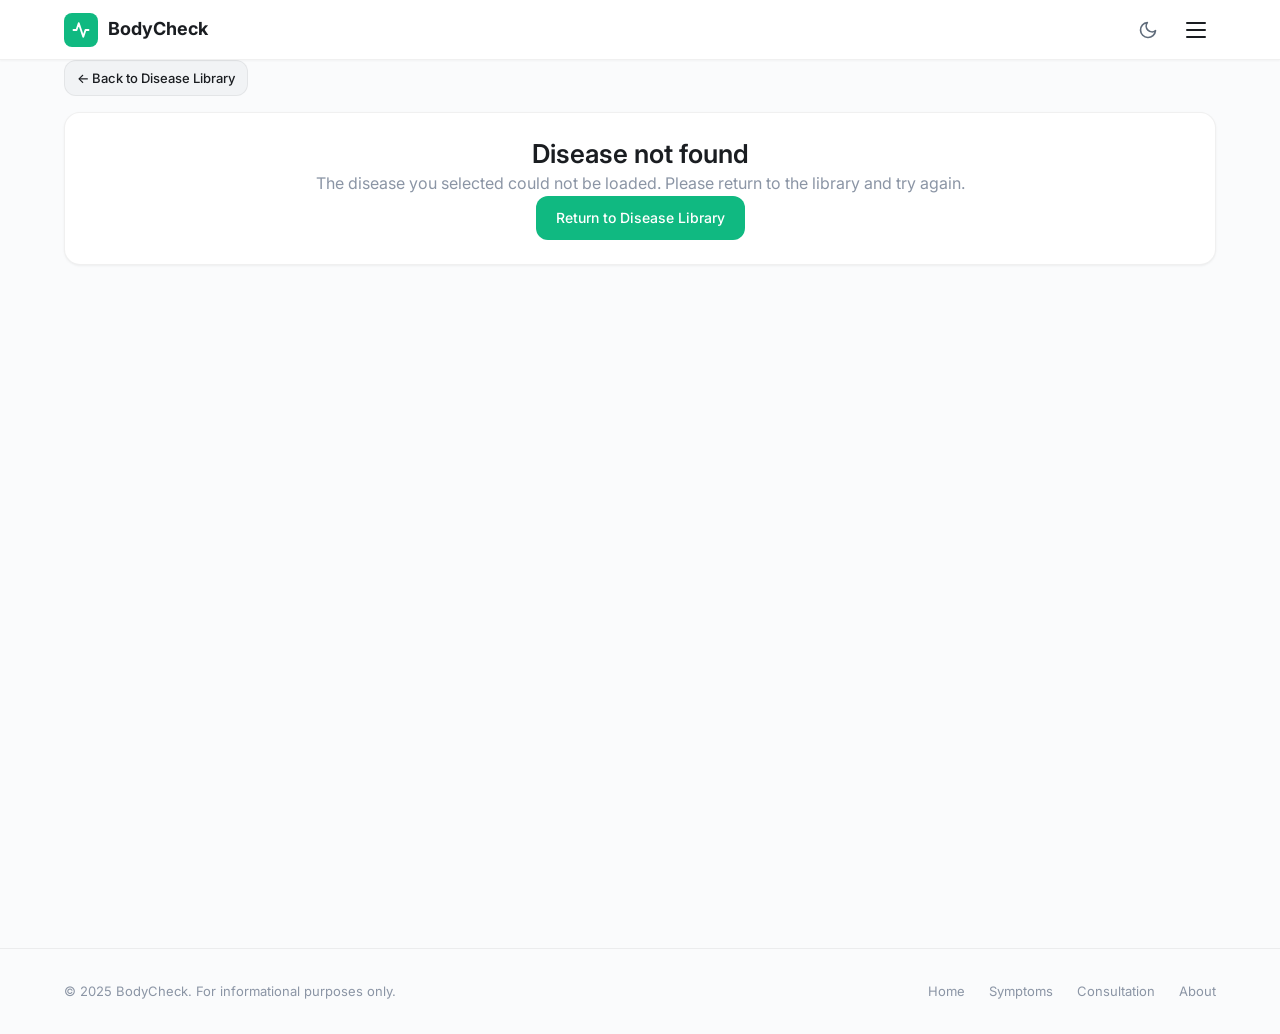
<file: disease-detail.html>
<!DOCTYPE html>
<html lang="en">
<head>
  <meta charset="UTF-8" />
  <meta name="viewport" content="width=device-width, initial-scale=1.0" />
  <title>BodyCheck — Disease Details</title>
  <link rel="preconnect" href="https://fonts.googleapis.com" />
  <link rel="preconnect" href="https://fonts.gstatic.com" crossorigin />
  <link href="https://fonts.googleapis.com/css2?family=Inter:wght@400;500;600;700&display=swap" rel="stylesheet" />
  <link rel="stylesheet" href="css/style.css" />
  <link rel="stylesheet" href="css/animations.css" />
  <link rel="stylesheet" href="css/responsive.css" />
</head>
<body>
  <a href="#main" class="skip-link">Skip to main content</a>

  <nav class="navbar" id="navbar">
    <div class="container">
      <a href="index.html" class="nav-logo">
        <div class="nav-logo-icon">
          <svg viewBox="0 0 24 24" fill="none" stroke="currentColor" stroke-width="2.5" stroke-linecap="round" stroke-linejoin="round"><path d="M22 12h-4l-3 9L9 3l-3 9H2" /></svg>
        </div>
        <span>BodyCheck</span>
      </a>
      <div class="nav-actions">
        <button class="theme-toggle" id="themeToggle" aria-label="Toggle theme">
          <svg class="icon-moon" viewBox="0 0 24 24" fill="none" stroke="currentColor" stroke-width="2" stroke-linecap="round" stroke-linejoin="round"><path d="M21 12.79A9 9 0 1 1 11.21 3 7 7 0 0 0 21 12.79z"/></svg>
          <svg class="icon-sun" viewBox="0 0 24 24" fill="none" stroke="currentColor" stroke-width="2" stroke-linecap="round" stroke-linejoin="round"><circle cx="12" cy="12" r="5"/><line x1="12" y1="1" x2="12" y2="3"/><line x1="12" y1="21" x2="12" y2="23"/><line x1="4.22" y1="4.22" x2="5.64" y2="5.64"/><line x1="18.36" y1="18.36" x2="19.78" y2="19.78"/><line x1="1" y1="12" x2="3" y2="12"/><line x1="21" y1="12" x2="23" y2="12"/><line x1="4.22" y1="19.78" x2="5.64" y2="18.36"/><line x1="18.36" y1="5.64" x2="19.78" y2="4.22"/></svg>
        </button>
        <button class="nav-hamburger" id="navHamburger" aria-label="Open menu"><span></span><span></span><span></span></button>
      </div>
    </div>
  </nav>

  <div class="sidebar-overlay" id="sidebarOverlay"></div>
  <aside class="sidebar" id="sidebar">
    <div class="sidebar-header">
      <a href="index.html" class="nav-logo">
        <div class="nav-logo-icon">
          <svg viewBox="0 0 24 24" fill="none" stroke="currentColor" stroke-width="2.5" stroke-linecap="round" stroke-linejoin="round"><path d="M22 12h-4l-3 9L9 3l-3 9H2" /></svg>
        </div>
        <span>BodyCheck</span>
      </a>
      <button class="sidebar-close" id="sidebarClose" aria-label="Close menu">
        <svg viewBox="0 0 24 24" fill="none" stroke="currentColor" stroke-width="2" stroke-linecap="round" stroke-linejoin="round"><line x1="18" y1="6" x2="6" y2="18"/><line x1="6" y1="6" x2="18" y2="18"/></svg>
      </button>
    </div>
    <nav class="sidebar-nav">
      <a href="index.html" class="sidebar-link">Home</a>
      <a href="body-map.html" class="sidebar-link">Symptom Navigator</a>
      <a href="disease-library.html" class="sidebar-link active">Disease Library</a>
      <a href="consultation.html" class="sidebar-link">Consultation</a>
      <a href="about.html" class="sidebar-link">About</a>
      <a href="consultation.html#hospital-finder" class="sidebar-link emergency">Emergency</a>
    </nav>
    <div class="sidebar-footer"><p>BodyCheck v2.0 — Health Dashboard</p></div>
  </aside>

  <main class="page-content disease-detail-page" id="main">
    <div class="container">
      <a class="btn btn-secondary btn-sm" href="disease-library.html" style="margin-bottom:1rem;">← Back to Disease Library</a>
      <div id="diseaseDetailContent"></div>
    </div>
  </main>

  <footer class="footer">
    <div class="container">
      <div class="footer-inner">
        <p>&copy; 2025 BodyCheck. For informational purposes only.</p>
        <div class="footer-links">
          <a href="index.html">Home</a>
          <a href="body-map.html">Symptoms</a>
          <a href="consultation.html">Consultation</a>
          <a href="about.html">About</a>
        </div>
      </div>
    </div>
  </footer>

  <script src="js/app.js"></script>
  <script src="js/disease-library.js"></script>
</body>
</html>
</file>
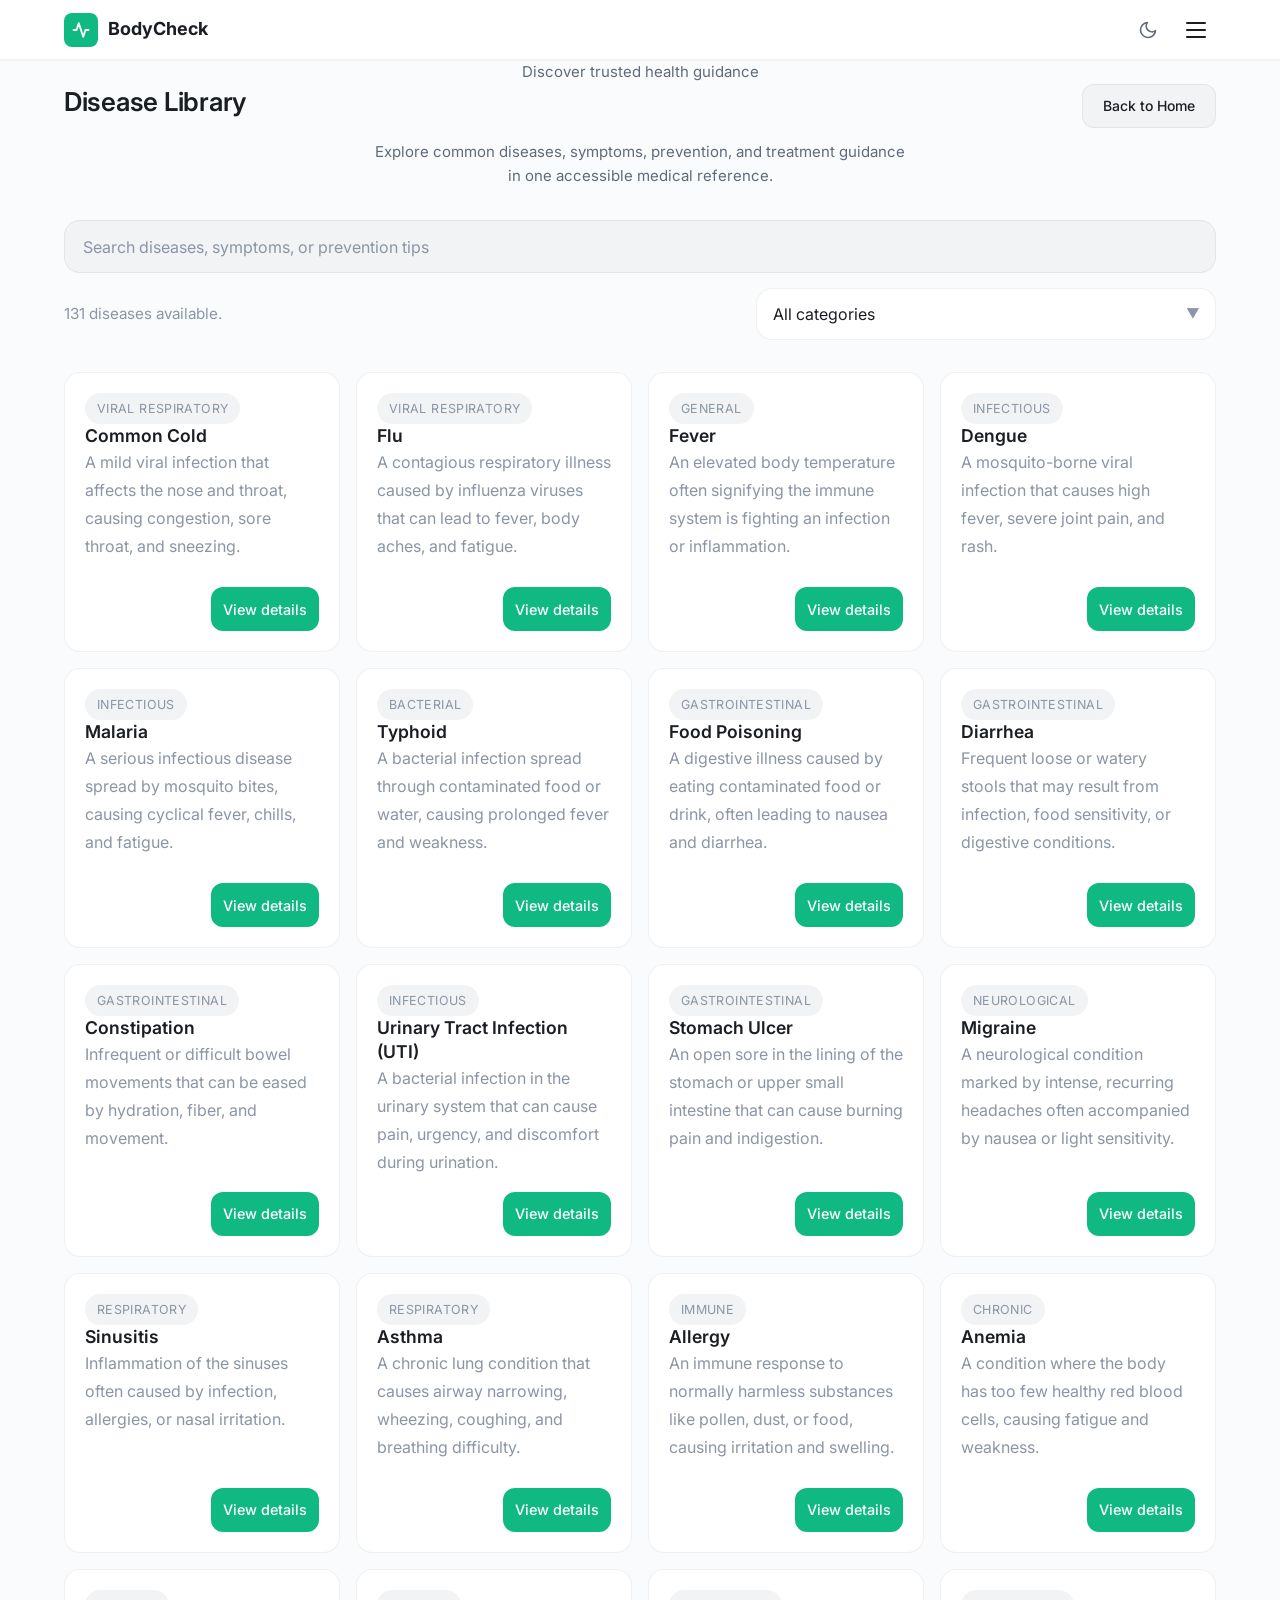
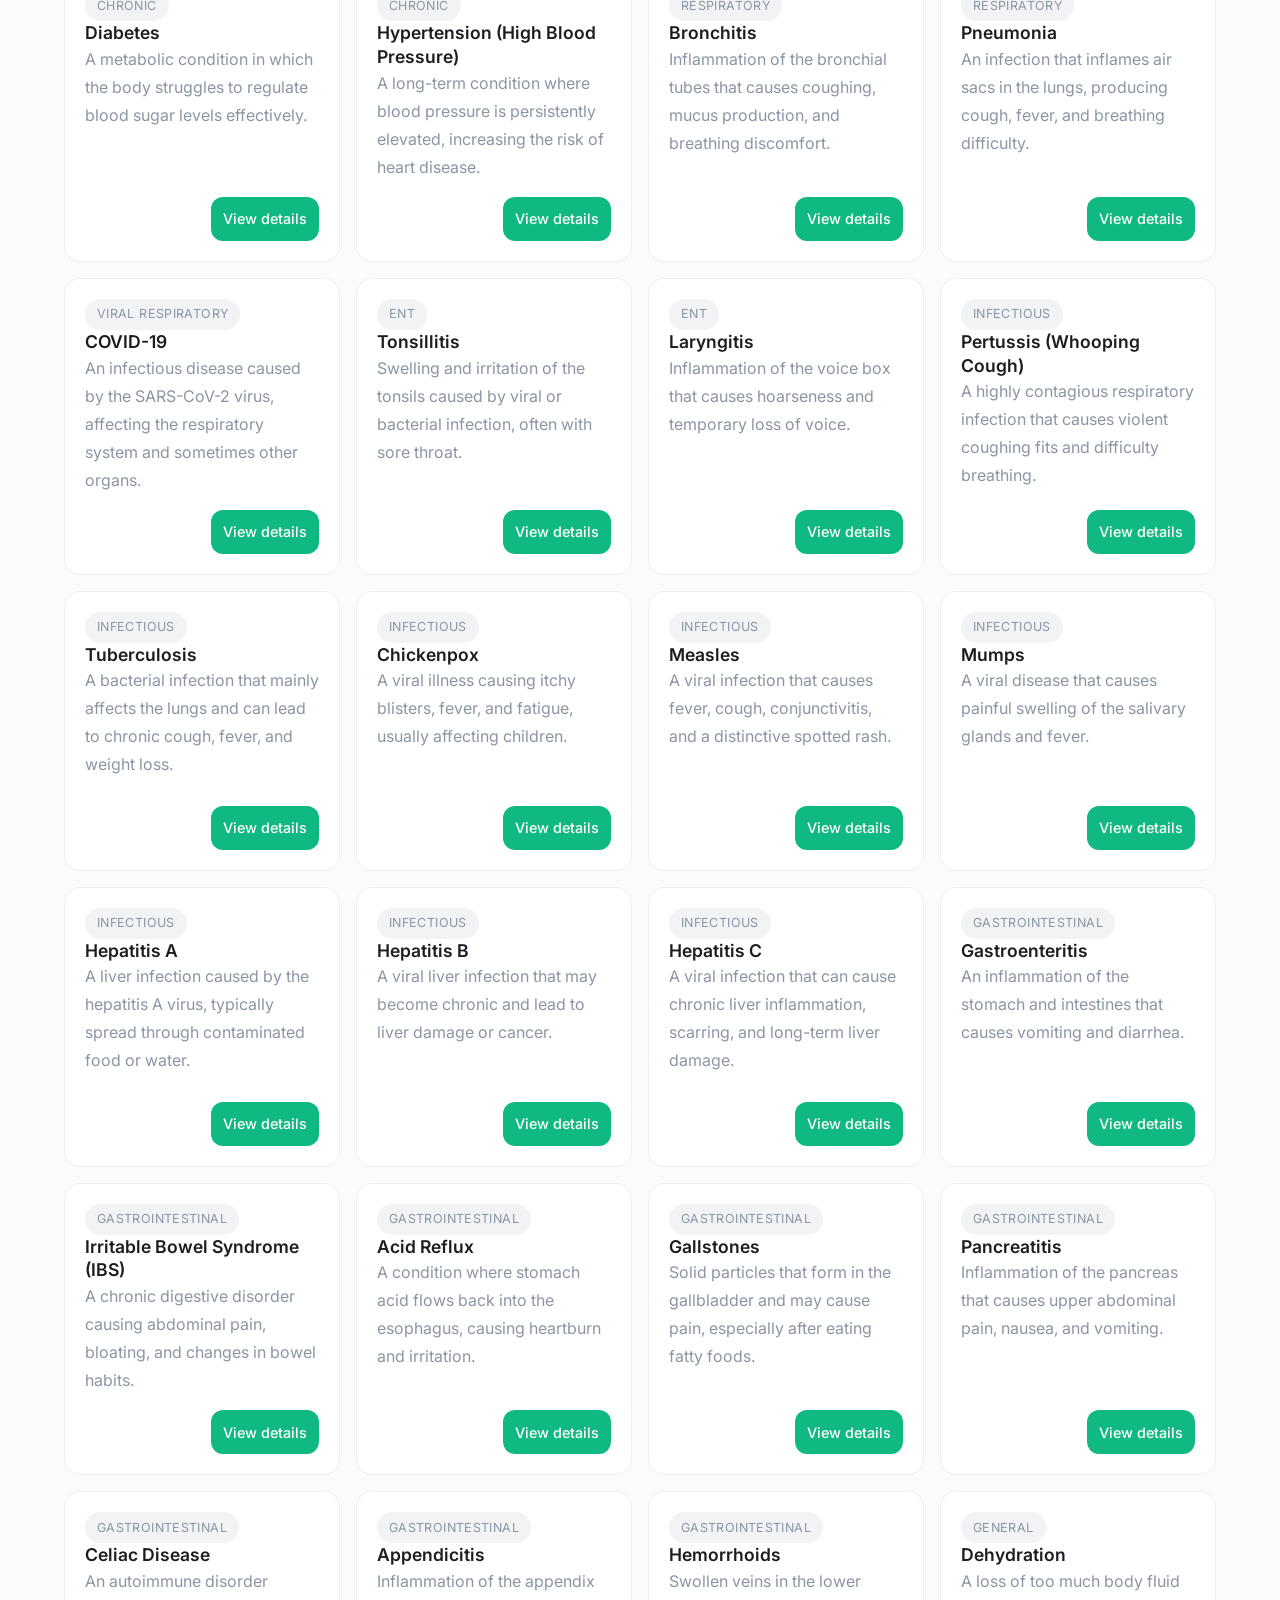
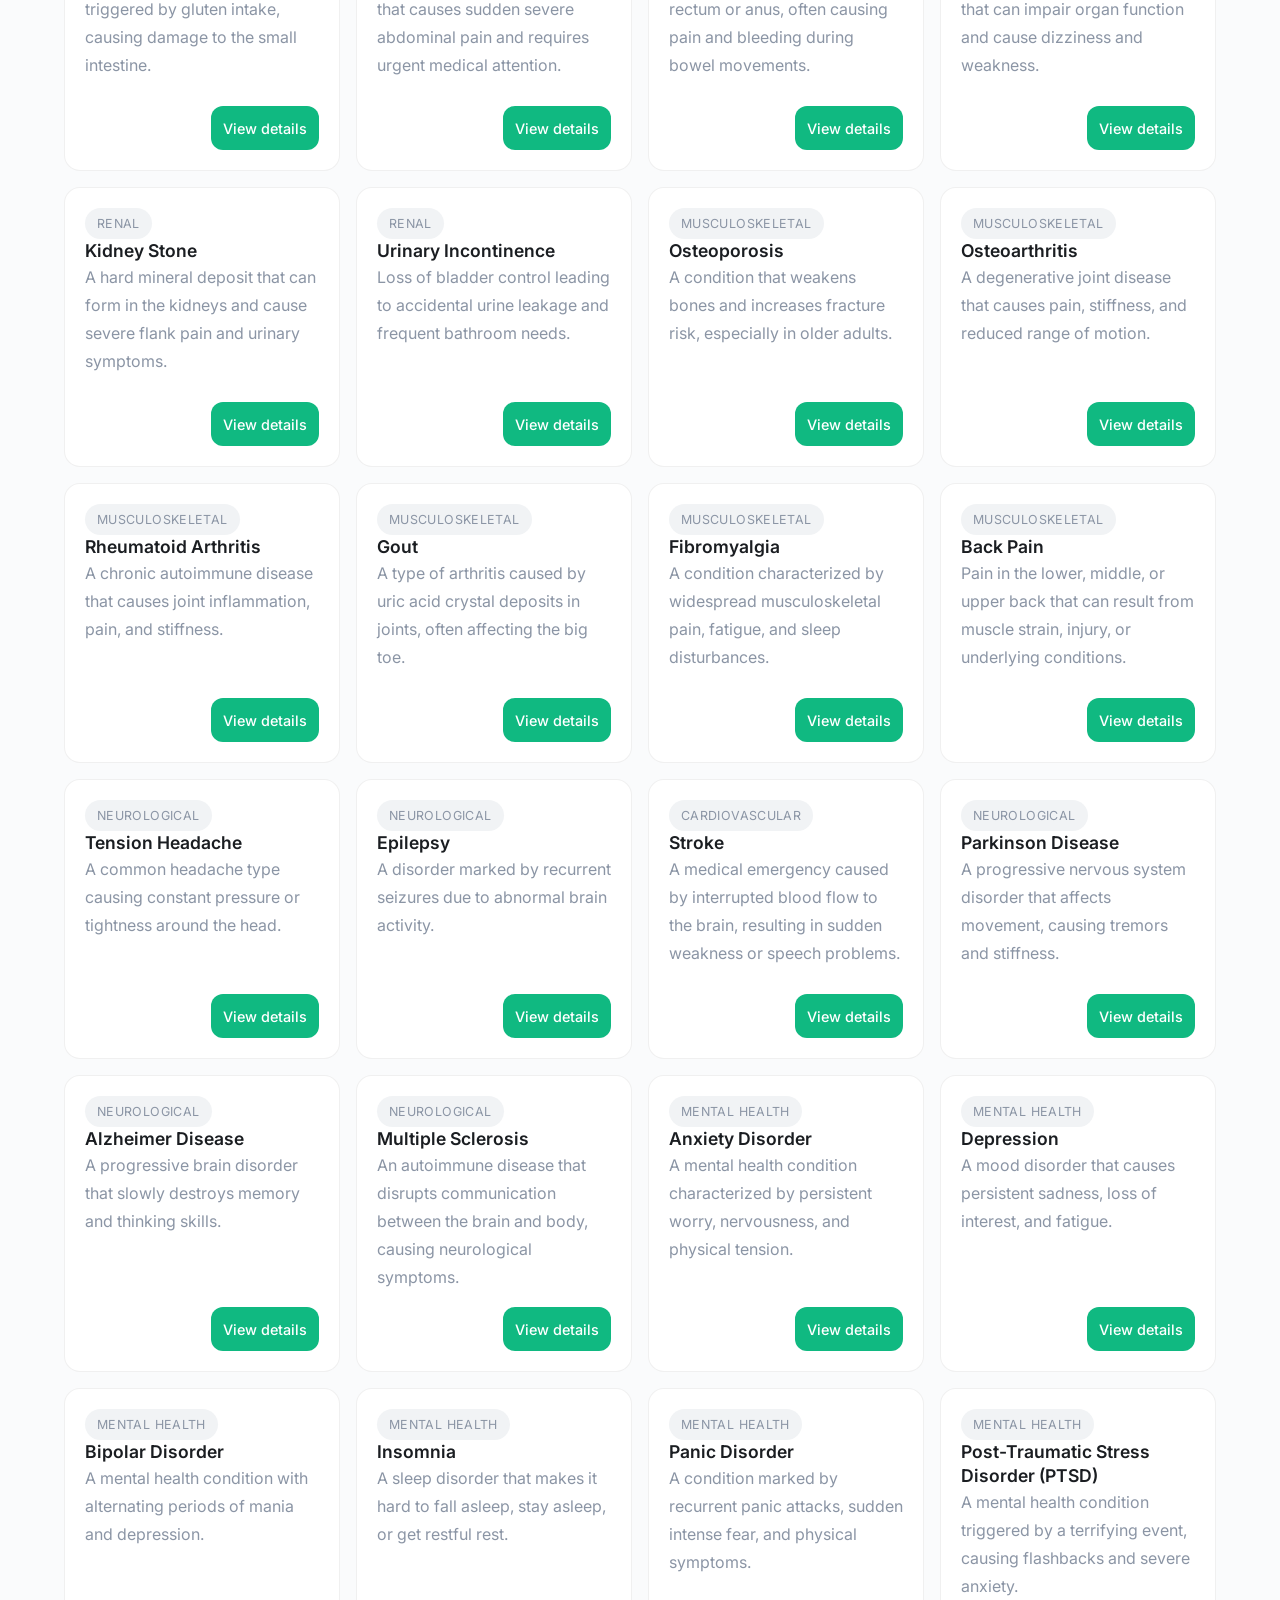
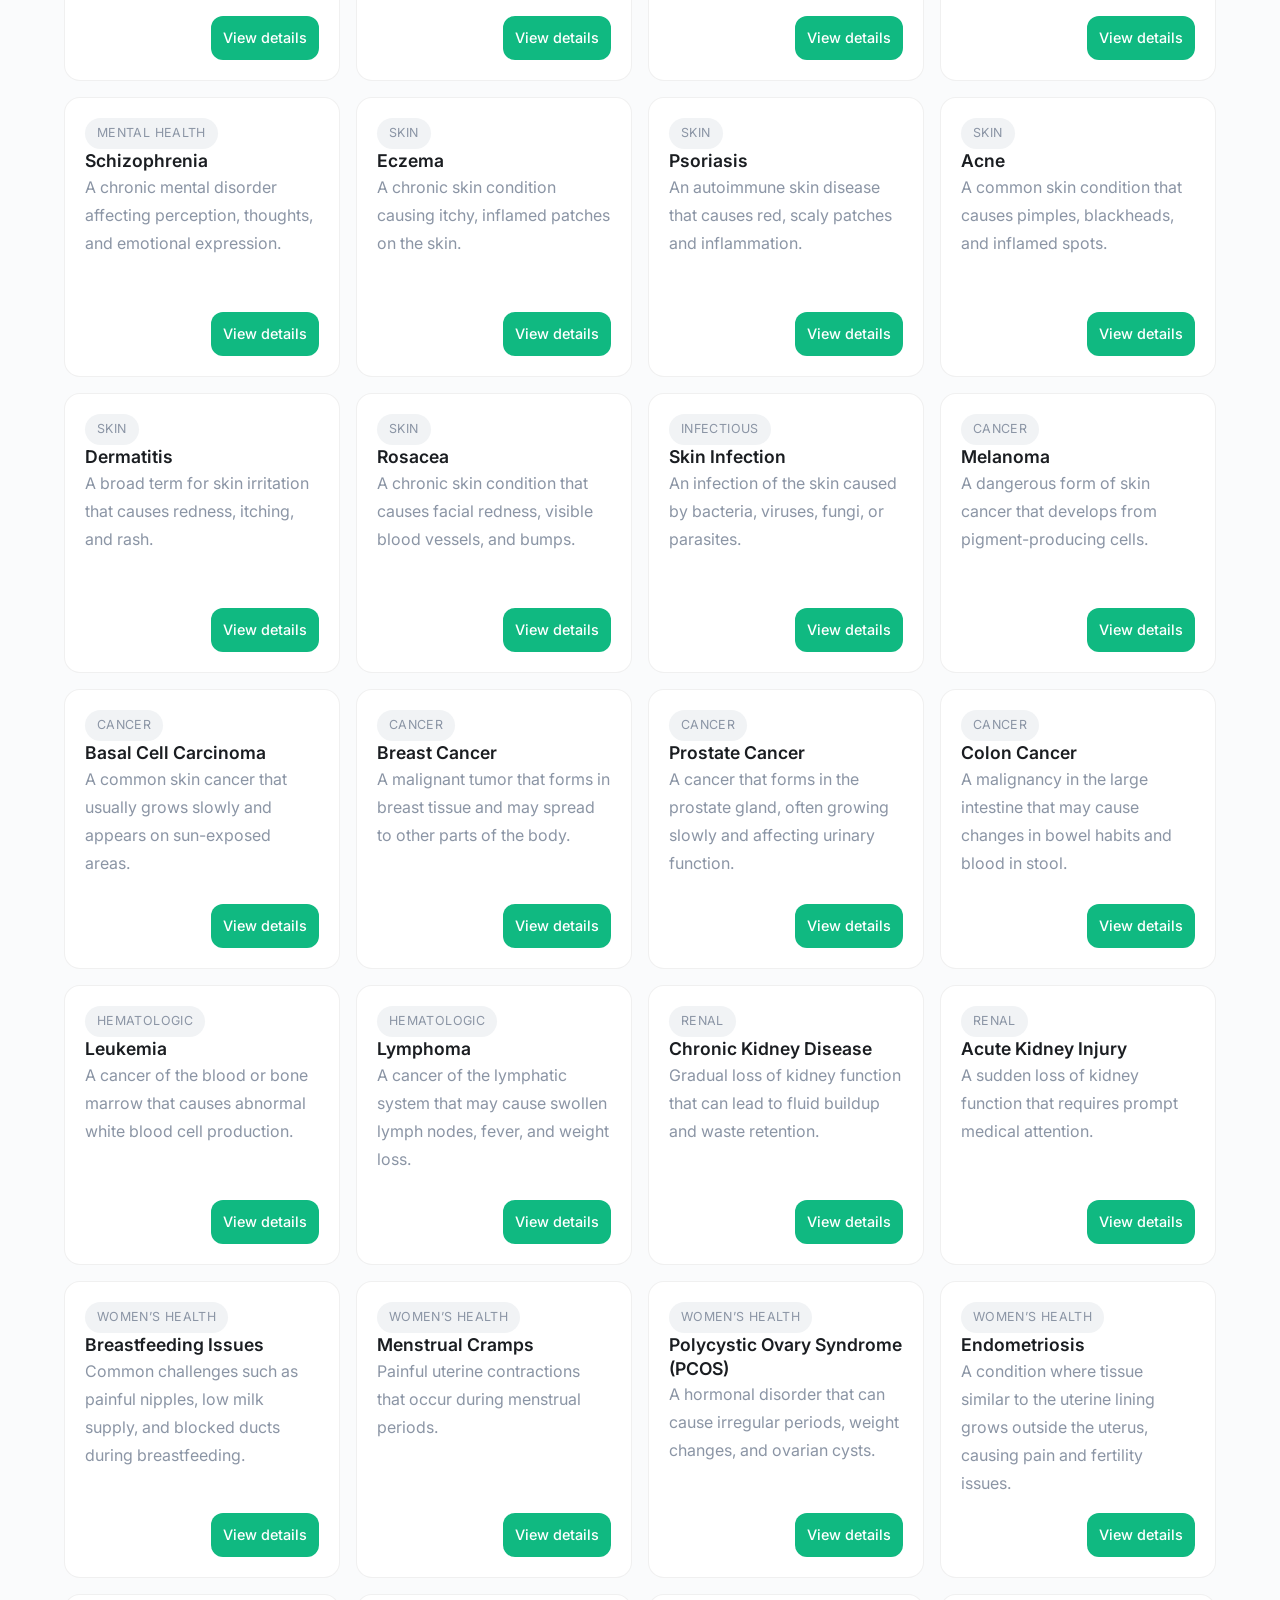
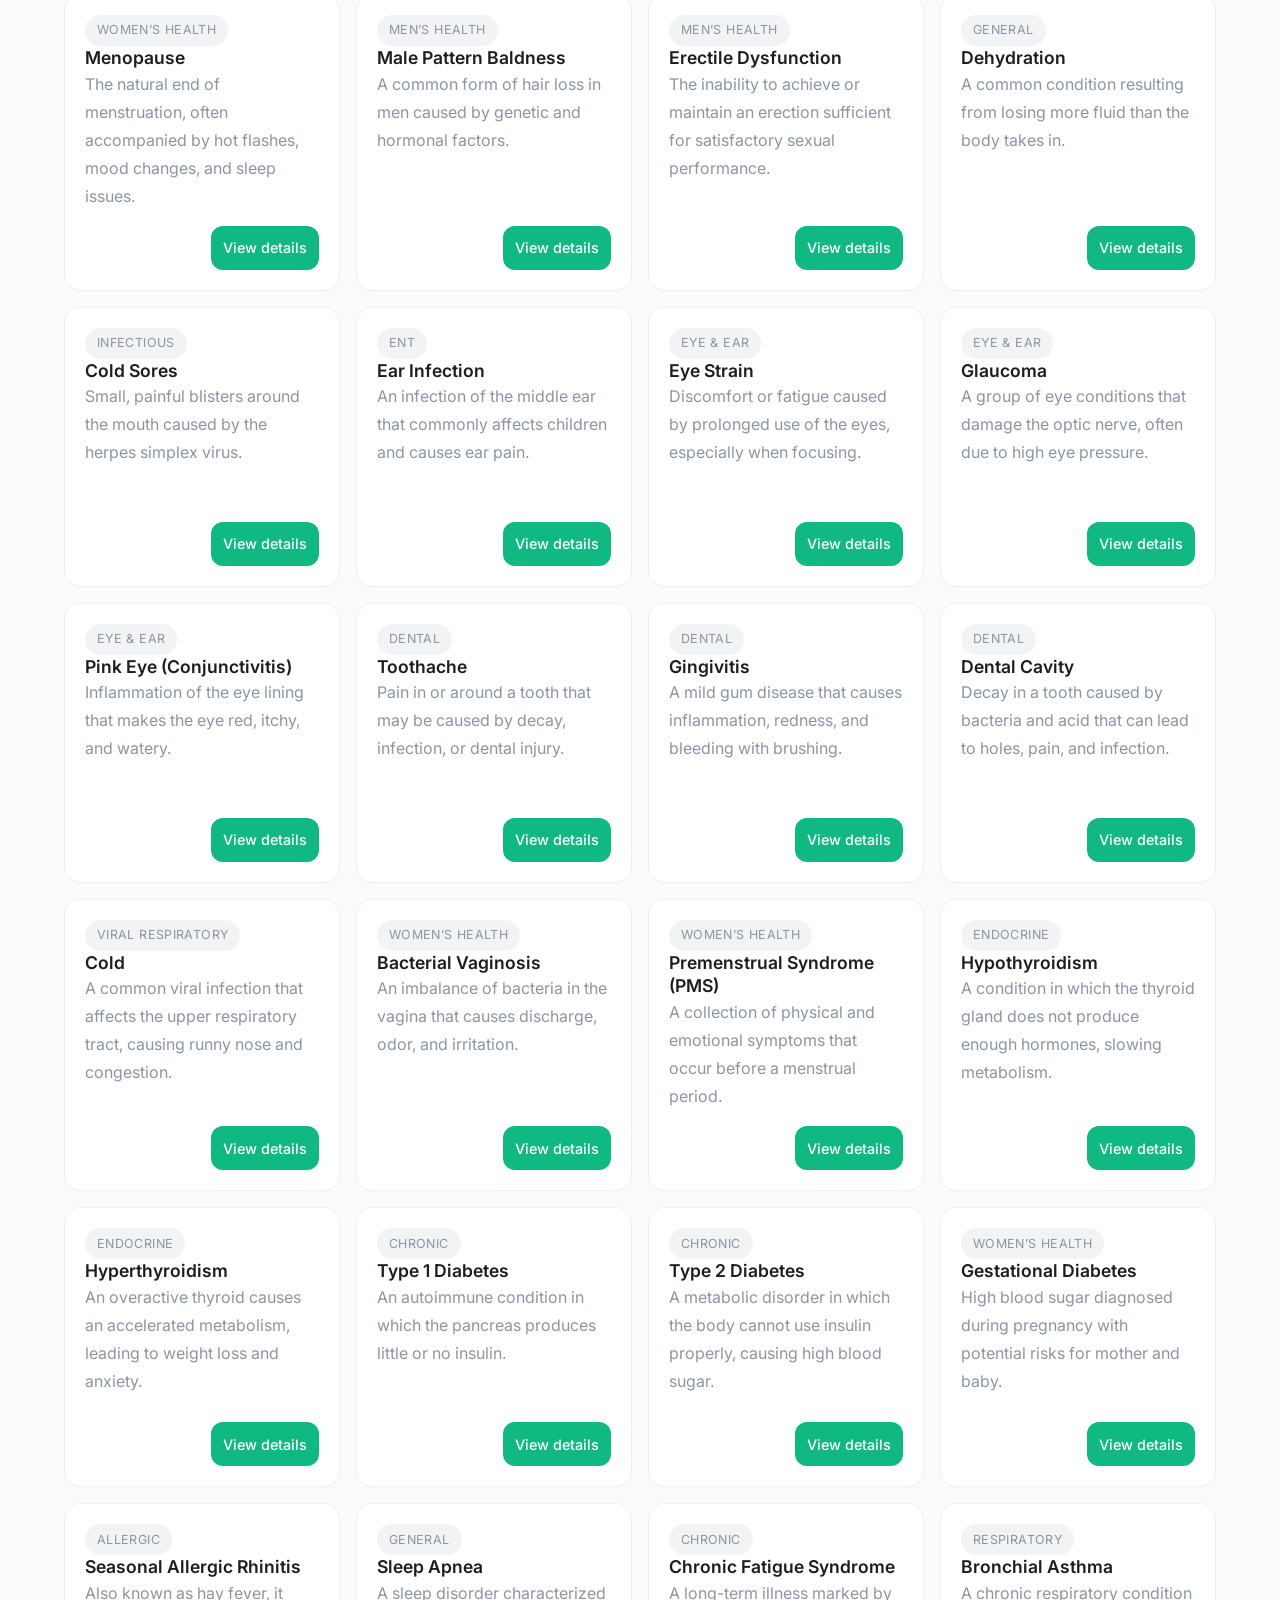
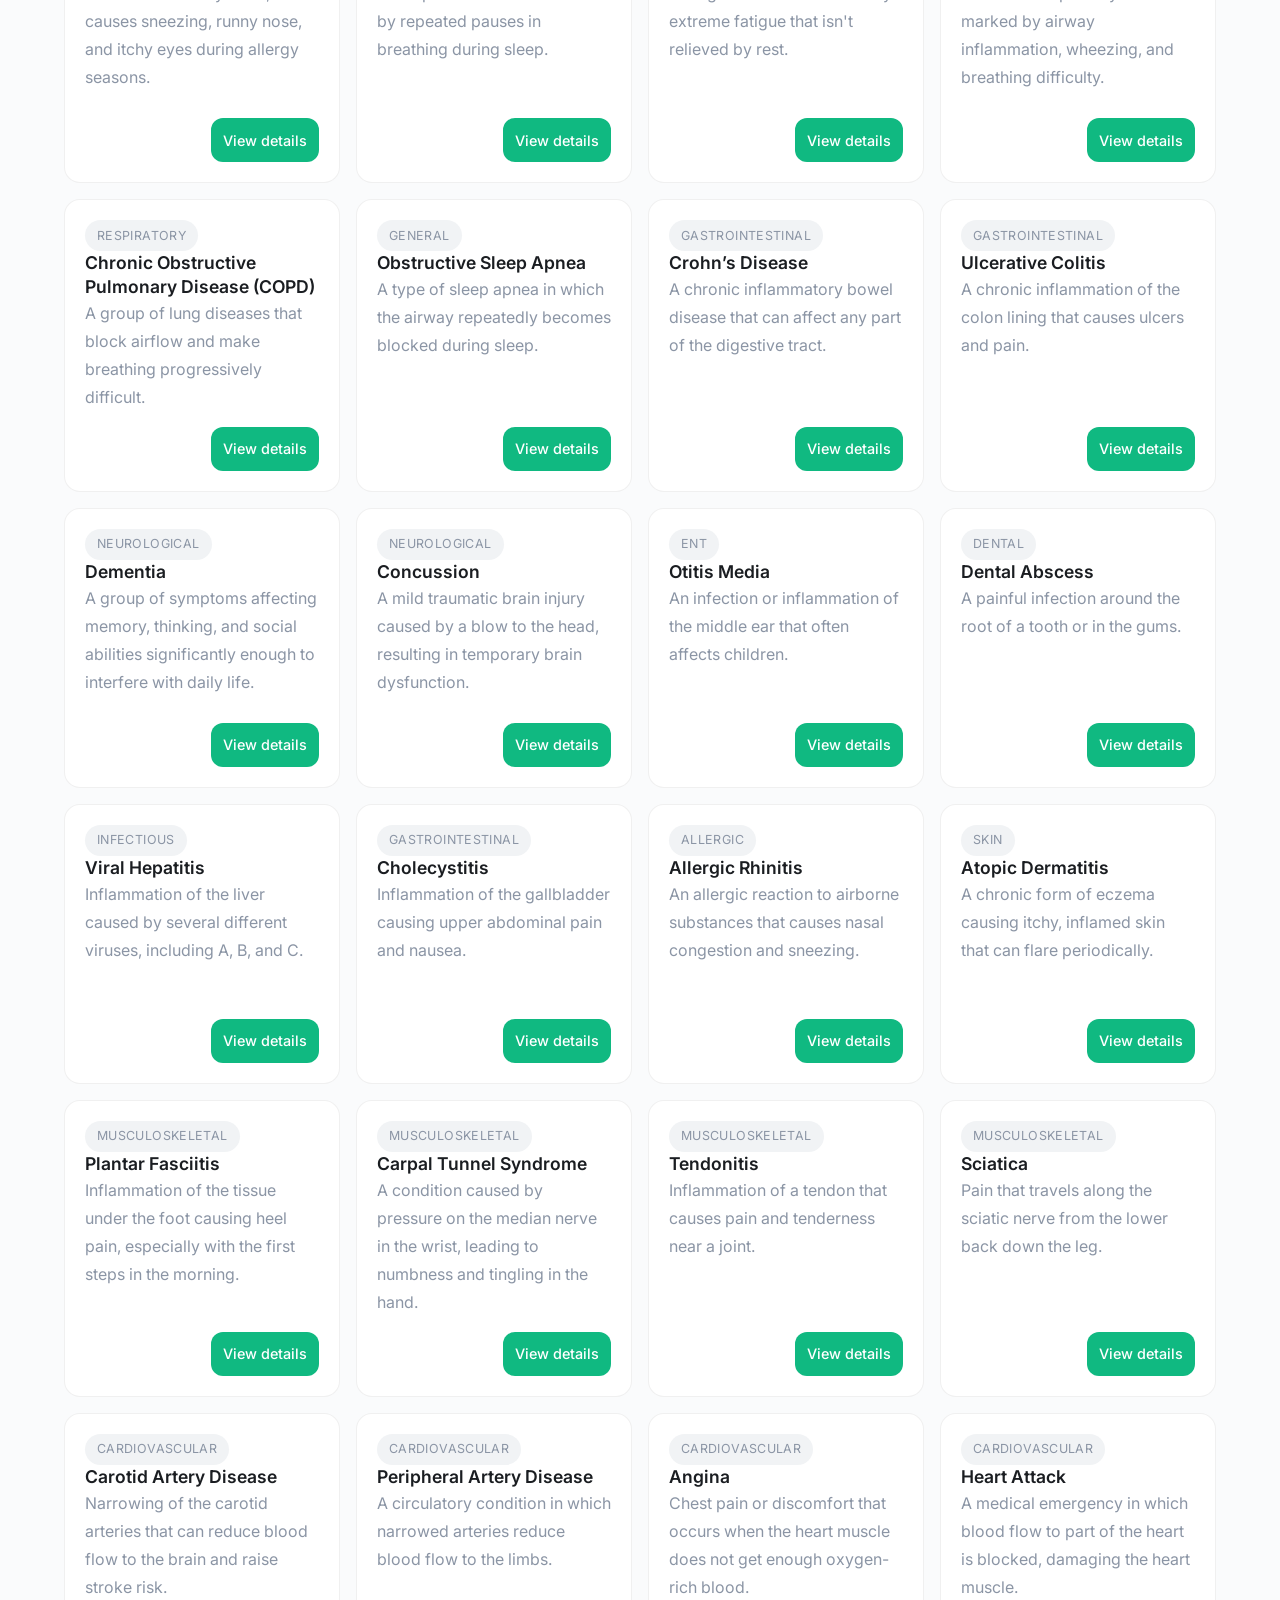
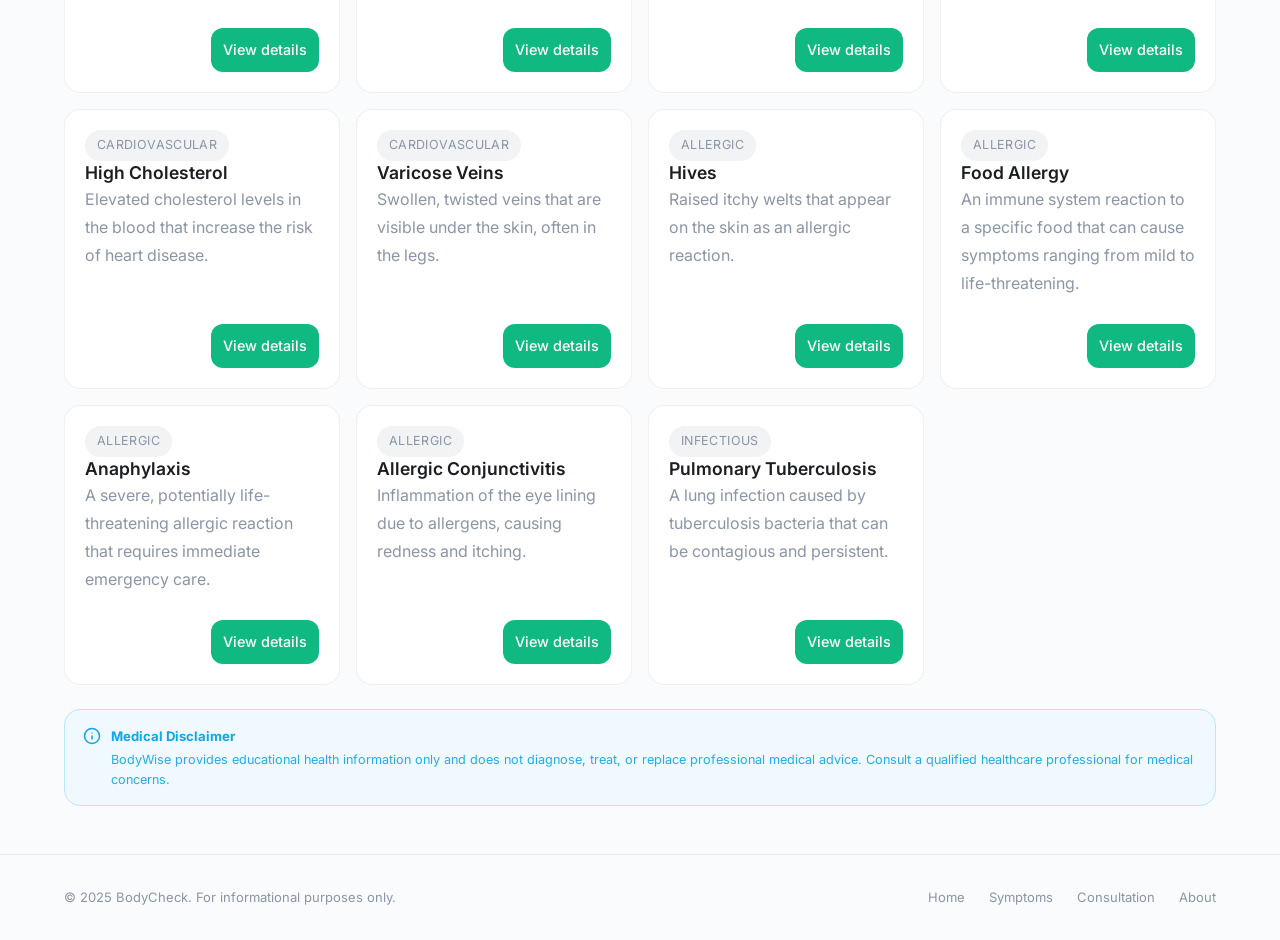
<file: disease-library.html>
<!DOCTYPE html>
<html lang="en">
<head>
  <meta charset="UTF-8" />
  <meta name="viewport" content="width=device-width, initial-scale=1.0" />
  <title>BodyCheck — Disease Library</title>
  <link rel="preconnect" href="https://fonts.googleapis.com" />
  <link rel="preconnect" href="https://fonts.gstatic.com" crossorigin />
  <link href="https://fonts.googleapis.com/css2?family=Inter:wght@400;500;600;700&display=swap" rel="stylesheet" />
  <link rel="stylesheet" href="css/style.css" />
  <link rel="stylesheet" href="css/animations.css" />
  <link rel="stylesheet" href="css/responsive.css" />
</head>
<body>
  <a href="#main" class="skip-link">Skip to main content</a>

  <nav class="navbar" id="navbar">
    <div class="container">
      <a href="index.html" class="nav-logo">
        <div class="nav-logo-icon">
          <svg viewBox="0 0 24 24" fill="none" stroke="currentColor" stroke-width="2.5" stroke-linecap="round" stroke-linejoin="round"><path d="M22 12h-4l-3 9L9 3l-3 9H2" /></svg>
        </div>
        <span>BodyCheck</span>
      </a>
      <div class="nav-actions">
        <button class="theme-toggle" id="themeToggle" aria-label="Toggle theme">
          <svg class="icon-moon" viewBox="0 0 24 24" fill="none" stroke="currentColor" stroke-width="2" stroke-linecap="round" stroke-linejoin="round"><path d="M21 12.79A9 9 0 1 1 11.21 3 7 7 0 0 0 21 12.79z"/></svg>
          <svg class="icon-sun" viewBox="0 0 24 24" fill="none" stroke="currentColor" stroke-width="2" stroke-linecap="round" stroke-linejoin="round"><circle cx="12" cy="12" r="5"/><line x1="12" y1="1" x2="12" y2="3"/><line x1="12" y1="21" x2="12" y2="23"/><line x1="4.22" y1="4.22" x2="5.64" y2="5.64"/><line x1="18.36" y1="18.36" x2="19.78" y2="19.78"/><line x1="1" y1="12" x2="3" y2="12"/><line x1="21" y1="12" x2="23" y2="12"/><line x1="4.22" y1="19.78" x2="5.64" y2="18.36"/><line x1="18.36" y1="5.64" x2="19.78" y2="4.22"/></svg>
        </button>
        <button class="nav-hamburger" id="navHamburger" aria-label="Open menu"><span></span><span></span><span></span></button>
      </div>
    </div>
  </nav>

  <div class="sidebar-overlay" id="sidebarOverlay"></div>
  <aside class="sidebar" id="sidebar">
    <div class="sidebar-header">
      <a href="index.html" class="nav-logo">
        <div class="nav-logo-icon">
          <svg viewBox="0 0 24 24" fill="none" stroke="currentColor" stroke-width="2.5" stroke-linecap="round" stroke-linejoin="round"><path d="M22 12h-4l-3 9L9 3l-3 9H2" /></svg>
        </div>
        <span>BodyCheck</span>
      </a>
      <button class="sidebar-close" id="sidebarClose" aria-label="Close menu">
        <svg viewBox="0 0 24 24" fill="none" stroke="currentColor" stroke-width="2" stroke-linecap="round" stroke-linejoin="round"><line x1="18" y1="6" x2="6" y2="18"/><line x1="6" y1="6" x2="18" y2="18"/></svg>
      </button>
    </div>
    <nav class="sidebar-nav">
      <a href="index.html" class="sidebar-link">Home</a>
      <a href="body-map.html" class="sidebar-link">Symptom Navigator</a>
      <a href="disease-library.html" class="sidebar-link active">Disease Library</a>
      <a href="consultation.html" class="sidebar-link">Consultation</a>
      <a href="about.html" class="sidebar-link">About</a>
      <a href="consultation.html#hospital-finder" class="sidebar-link emergency">Emergency</a>
    </nav>
    <div class="sidebar-footer"><p>BodyCheck v2.0 — Health Dashboard</p></div>
  </aside>

  <main class="page-content disease-library-page" id="main">
    <div class="container">
      <section class="section-header">
        <p>Discover trusted health guidance</p>
        <div class="section-header-row">
          <h2>Disease Library</h2>
          <a href="index.html" class="btn btn-secondary">Back to Home</a>
        </div>
        <p>Explore common diseases, symptoms, prevention, and treatment guidance in one accessible medical reference.</p>
      </section>

      <div class="disease-search-panel">
        <label for="diseaseSearchInput" class="sr-only">Search diseases</label>
        <input id="diseaseSearchInput" type="search" placeholder="Search diseases, symptoms, or prevention tips" autocomplete="off" />
        <div class="disease-search-meta">
          <div class="disease-search-status" id="diseaseSearchStatus">Loading disease database…</div>
          <div id="diseaseFilters" class="filter-bar">
            <label for="diseaseCategorySelect" class="sr-only">Filter diseases by category</label>
            <div class="category-select-wrapper">
              <select id="diseaseCategorySelect" aria-label="Filter diseases by category"></select>
            </div>
          </div>
        </div>
      </div>

      <div id="diseaseList" class="disease-grid"></div>

      <div class="important-note info">
        <svg viewBox="0 0 24 24" fill="none" stroke="currentColor" stroke-width="2" stroke-linecap="round" stroke-linejoin="round"><circle cx="12" cy="12" r="10"/><line x1="12" y1="16" x2="12" y2="12"/><line x1="12" y1="8" x2="12.01" y2="8"/></svg>
        <div class="important-note-content">
          <strong>Medical Disclaimer</strong>
          <p>BodyWise provides educational health information only and does not diagnose, treat, or replace professional medical advice. Consult a qualified healthcare professional for medical concerns.</p>
        </div>
      </div>
    </div>
  </main>

  <footer class="footer">
    <div class="container">
      <div class="footer-inner">
        <p>&copy; 2025 BodyCheck. For informational purposes only.</p>
        <div class="footer-links">
          <a href="index.html">Home</a>
          <a href="body-map.html">Symptoms</a>
          <a href="consultation.html">Consultation</a>
          <a href="about.html">About</a>
        </div>
      </div>
    </div>
  </footer>

  <script src="js/app.js"></script>
  <script src="js/disease-library.js"></script>
</body>
</html>
</file>
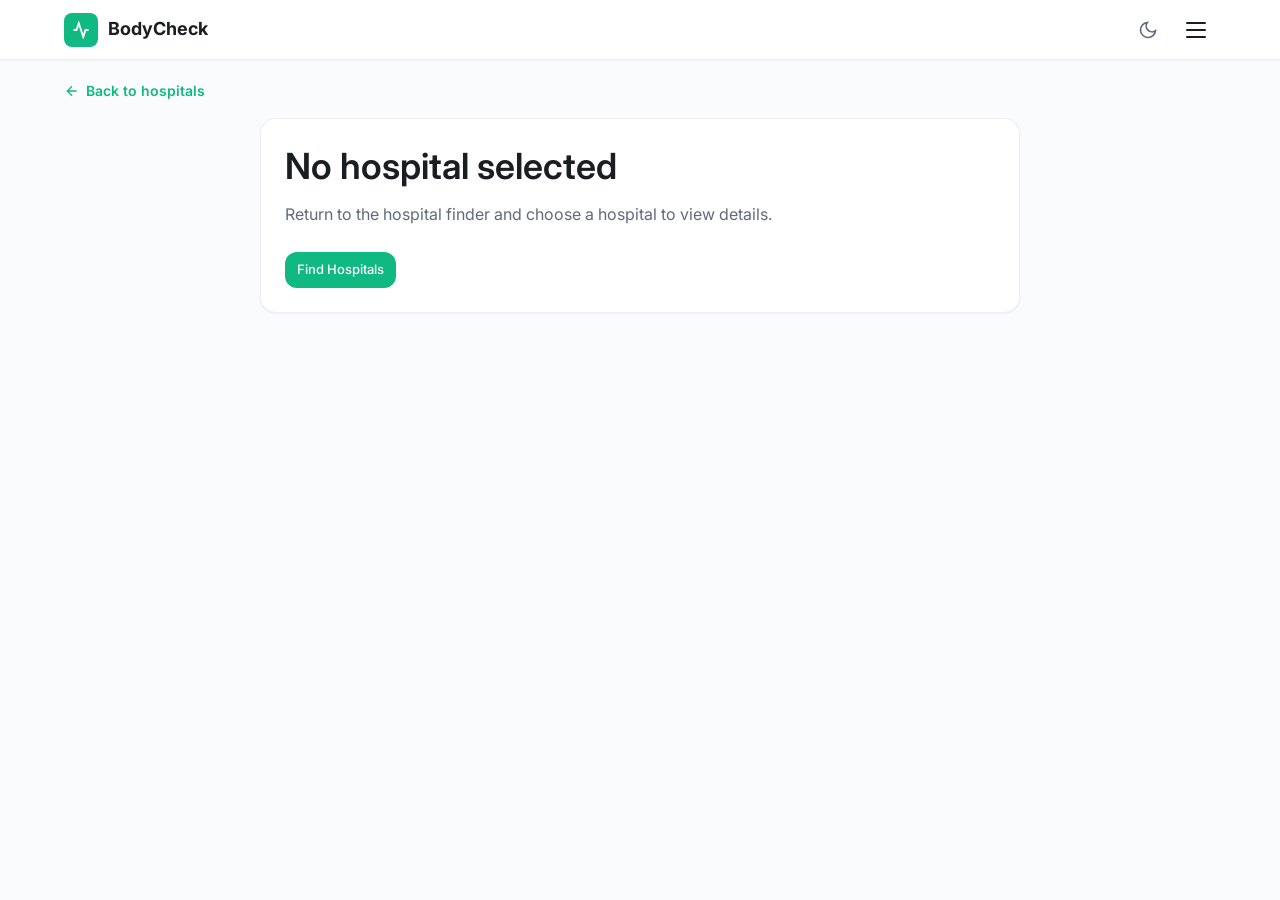
<file: hospital-details.html>
<!DOCTYPE html>
<html lang="en">
<head>
  <meta charset="UTF-8" />
  <meta name="viewport" content="width=device-width, initial-scale=1.0" />
  <title>BodyCheck - Hospital Details</title>
  <link rel="preconnect" href="https://fonts.googleapis.com" />
  <link rel="preconnect" href="https://fonts.gstatic.com" crossorigin />
  <link href="https://fonts.googleapis.com/css2?family=Inter:wght@400;500;600;700&display=swap" rel="stylesheet" />
  <link rel="stylesheet" href="css/style.css" />
  <link rel="stylesheet" href="css/animations.css" />
  <link rel="stylesheet" href="css/responsive.css" />
  <link rel="stylesheet" href="css/consultation.css" />
</head>
<body>
  <a href="#main" class="skip-link">Skip to main content</a>

  <nav class="navbar" id="navbar">
    <div class="container">
      <a href="index.html" class="nav-logo">
        <div class="nav-logo-icon">
          <svg viewBox="0 0 24 24" fill="none" stroke="currentColor" stroke-width="2.5"><path d="M22 12h-4l-3 9L9 3l-3 9H2" /></svg>
        </div>
        <span>BodyCheck</span>
      </a>
      <div class="nav-actions">
        <button class="theme-toggle" id="themeToggle" aria-label="Toggle theme">
          <svg class="icon-moon" viewBox="0 0 24 24" fill="none" stroke="currentColor" stroke-width="2"><path d="M21 12.79A9 9 0 1 1 11.21 3 7 7 0 0 0 21 12.79z"/></svg>
          <svg class="icon-sun" viewBox="0 0 24 24" fill="none" stroke="currentColor" stroke-width="2"><circle cx="12" cy="12" r="5"/><line x1="12" y1="1" x2="12" y2="3"/><line x1="12" y1="21" x2="12" y2="23"/><line x1="4.22" y1="4.22" x2="5.64" y2="5.64"/><line x1="18.36" y1="18.36" x2="19.78" y2="19.78"/><line x1="1" y1="12" x2="3" y2="12"/><line x1="21" y1="12" x2="23" y2="12"/><line x1="4.22" y1="19.78" x2="5.64" y2="18.36"/><line x1="18.36" y1="5.64" x2="19.78" y2="4.22"/></svg>
        </button>
        <button class="nav-hamburger" id="navHamburger" aria-label="Open menu"><span></span><span></span><span></span></button>
      </div>
    </div>
  </nav>

  <div class="sidebar-overlay" id="sidebarOverlay"></div>
  <aside class="sidebar" id="sidebar">
    <div class="sidebar-header">
      <a href="index.html" class="nav-logo">
        <div class="nav-logo-icon">
          <svg viewBox="0 0 24 24" fill="none" stroke="currentColor" stroke-width="2.5"><path d="M22 12h-4l-3 9L9 3l-3 9H2" /></svg>
        </div>
        <span>BodyCheck</span>
      </a>
      <button class="sidebar-close" id="sidebarClose" aria-label="Close menu">
        <svg viewBox="0 0 24 24" fill="none" stroke="currentColor" stroke-width="2"><line x1="18" y1="6" x2="6" y2="18"/><line x1="6" y1="6" x2="18" y2="18"/></svg>
      </button>
    </div>
    <nav class="sidebar-nav">
      <a href="index.html" class="sidebar-link">Home</a>
      <a href="body-map.html" class="sidebar-link">Symptom Navigator</a>
      <a href="consultation.html" class="sidebar-link active">Consultation</a>
      <a href="about.html" class="sidebar-link">About</a>
      <a href="consultation.html#hospital-finder" class="sidebar-link emergency">Emergency</a>
    </nav>
    <div class="sidebar-footer"><p>BodyCheck v2.0 - Health Dashboard</p></div>
  </aside>

  <main class="consultation-page hospital-detail-page" id="main">
    <div class="container">
      <a href="consultation.html#hospital-finder" class="hospital-detail-back" id="hospitalDetailBack">
        <svg viewBox="0 0 24 24" fill="none" stroke="currentColor" stroke-width="2"><path d="M19 12H5M12 19l-7-7 7-7"/></svg>
        Back to hospitals
      </a>

      <section class="hospital-detail-card" id="hospitalDetailCard">
        <div class="hospital-loading">
          <p>Loading hospital details...</p>
        </div>
      </section>
    </div>
  </main>

  <script src="js/app.js"></script>
  <script src="js/hospital-details.js"></script>
</body>
</html>
</file>
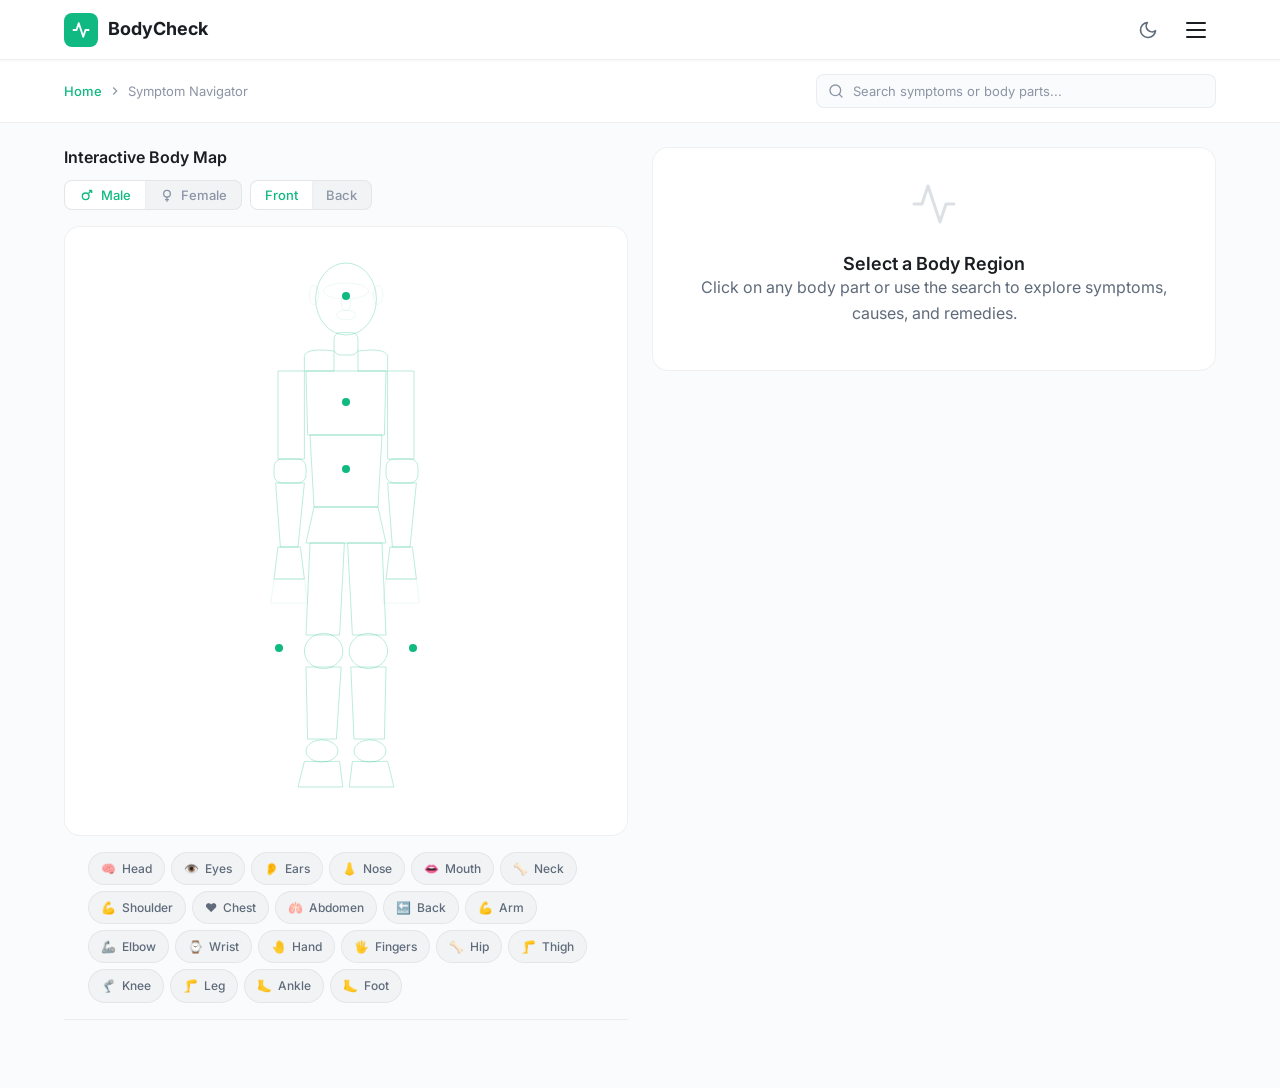
<file: question-flow.html>
<!DOCTYPE html>
<html lang="en">
<head>
  <meta charset="UTF-8" />
  <meta name="viewport" content="width=device-width, initial-scale=1.0" />
  <title>BodyCheck - Guided Questions</title>
  <link rel="preconnect" href="https://fonts.googleapis.com" />
  <link rel="preconnect" href="https://fonts.gstatic.com" crossorigin />
  <link href="https://fonts.googleapis.com/css2?family=Inter:wght@400;500;600;700&display=swap" rel="stylesheet" />
  <link rel="stylesheet" href="css/style.css" />
  <link rel="stylesheet" href="css/animations.css" />
  <link rel="stylesheet" href="css/responsive.css" />
  <link rel="stylesheet" href="css/body-map.css" />
</head>
<body>
  <a href="#main" class="skip-link">Skip to main content</a>

  <nav class="navbar" id="navbar">
    <div class="container">
      <a href="index.html" class="nav-logo">
        <div class="nav-logo-icon">
          <svg viewBox="0 0 24 24" fill="none" stroke="currentColor" stroke-width="2.5" stroke-linecap="round" stroke-linejoin="round"><path d="M22 12h-4l-3 9L9 3l-3 9H2" /></svg>
        </div>
        <span>BodyCheck</span>
      </a>
      <div class="nav-actions">
        <button class="theme-toggle" id="themeToggle" aria-label="Toggle theme">
          <svg class="icon-moon" viewBox="0 0 24 24" fill="none" stroke="currentColor" stroke-width="2"><path d="M21 12.79A9 9 0 1 1 11.21 3 7 7 0 0 0 21 12.79z"/></svg>
          <svg class="icon-sun" viewBox="0 0 24 24" fill="none" stroke="currentColor" stroke-width="2"><circle cx="12" cy="12" r="5"/><line x1="12" y1="1" x2="12" y2="3"/><line x1="12" y1="21" x2="12" y2="23"/><line x1="4.22" y1="4.22" x2="5.64" y2="5.64"/><line x1="18.36" y1="18.36" x2="19.78" y2="19.78"/><line x1="1" y1="12" x2="3" y2="12"/><line x1="21" y1="12" x2="23" y2="12"/><line x1="4.22" y1="19.78" x2="5.64" y2="18.36"/><line x1="18.36" y1="5.64" x2="19.78" y2="4.22"/></svg>
        </button>
        <button class="nav-hamburger" id="navHamburger" aria-label="Open menu"><span></span><span></span><span></span></button>
      </div>
    </div>
  </nav>

  <div class="sidebar-overlay" id="sidebarOverlay"></div>
  <aside class="sidebar" id="sidebar">
    <div class="sidebar-header">
      <a href="index.html" class="nav-logo">
        <div class="nav-logo-icon">
          <svg viewBox="0 0 24 24" fill="none" stroke="currentColor" stroke-width="2.5"><path d="M22 12h-4l-3 9L9 3l-3 9H2" /></svg>
        </div>
        <span>BodyCheck</span>
      </a>
      <button class="sidebar-close" id="sidebarClose" aria-label="Close menu">
        <svg viewBox="0 0 24 24" fill="none" stroke="currentColor" stroke-width="2"><line x1="18" y1="6" x2="6" y2="18"/><line x1="6" y1="6" x2="18" y2="18"/></svg>
      </button>
    </div>
    <nav class="sidebar-nav">
      <a href="index.html" class="sidebar-link">
        <svg viewBox="0 0 24 24" fill="none" stroke="currentColor" stroke-width="2"><path d="m3 9 9-7 9 7v11a2 2 0 0 1-2 2H5a2 2 0 0 1-2-2z"/><polyline points="9 22 9 12 15 12 15 22"/></svg>
        Home
      </a>
      <a href="body-map.html" class="sidebar-link active">
        <svg viewBox="0 0 24 24" fill="none" stroke="currentColor" stroke-width="2"><circle cx="12" cy="12" r="10"/><path d="M12 2a14.5 14.5 0 0 0 0 20 14.5 14.5 0 0 0 0-20"/><path d="M2 12h20"/></svg>
        Symptom Navigator
      </a>
      <a href="consultation.html" class="sidebar-link">
        <svg viewBox="0 0 24 24" fill="none" stroke="currentColor" stroke-width="2"><path d="M16 21v-2a4 4 0 0 0-4-4H6a4 4 0 0 0-4 4v2"/><circle cx="9" cy="7" r="4"/><path d="M22 21v-2a4 4 0 0 0-3-3.87"/><path d="M16 3.13a4 4 0 0 1 0 7.75"/></svg>
        Consultation
      </a>
      <a href="about.html" class="sidebar-link">
        <svg viewBox="0 0 24 24" fill="none" stroke="currentColor" stroke-width="2"><circle cx="12" cy="12" r="10"/><line x1="12" y1="16" x2="12" y2="12"/><line x1="12" y1="8" x2="12.01" y2="8"/></svg>
        About
      </a>
      <a href="consultation.html#hospital-finder" class="sidebar-link emergency">
        <svg viewBox="0 0 24 24" fill="none" stroke="currentColor" stroke-width="2"><path d="M21 10c0 7-9 13-9 13s-9-6-9-13a9 9 0 0 1 18 0z"/><circle cx="12" cy="10" r="3"/></svg>
        Emergency
      </a>
    </nav>
    <div class="sidebar-footer"><p>BodyCheck v2.0 - Health Dashboard</p></div>
  </aside>

  <main class="anatomy-page flow-page" id="main">
    <div class="flow-shell">
      <a href="body-map.html" class="flow-back">
        <svg viewBox="0 0 24 24" fill="none" stroke="currentColor" stroke-width="2"><path d="M19 12H5M12 19l-7-7 7-7"/></svg>
        Back
      </a>

      <section class="flow-card">
        <div class="flow-kicker">Guided Questions</div>
        <h1 id="questionPartTitle">Selected body part</h1>
        <div class="flow-progress-text" id="questionProgressText">Question 1 of 1</div>
        <div class="flow-progress"><span id="questionProgressBar"></span></div>

        <div id="questionContainer" class="flow-question"></div>

        <div class="flow-actions">
          <button class="btn btn-secondary btn-sm" id="previousQuestionBtn">Previous</button>
          <button class="btn btn-primary btn-sm" id="nextQuestionBtn" disabled>Next</button>
        </div>
      </section>
    </div>
  </main>

  <script src="js/symptoms.js"></script>
  <script src="js/questionnaire.js"></script>
  <script src="js/app.js"></script>
  <script src="js/question-flow.js"></script>
</body>
</html>
</file>
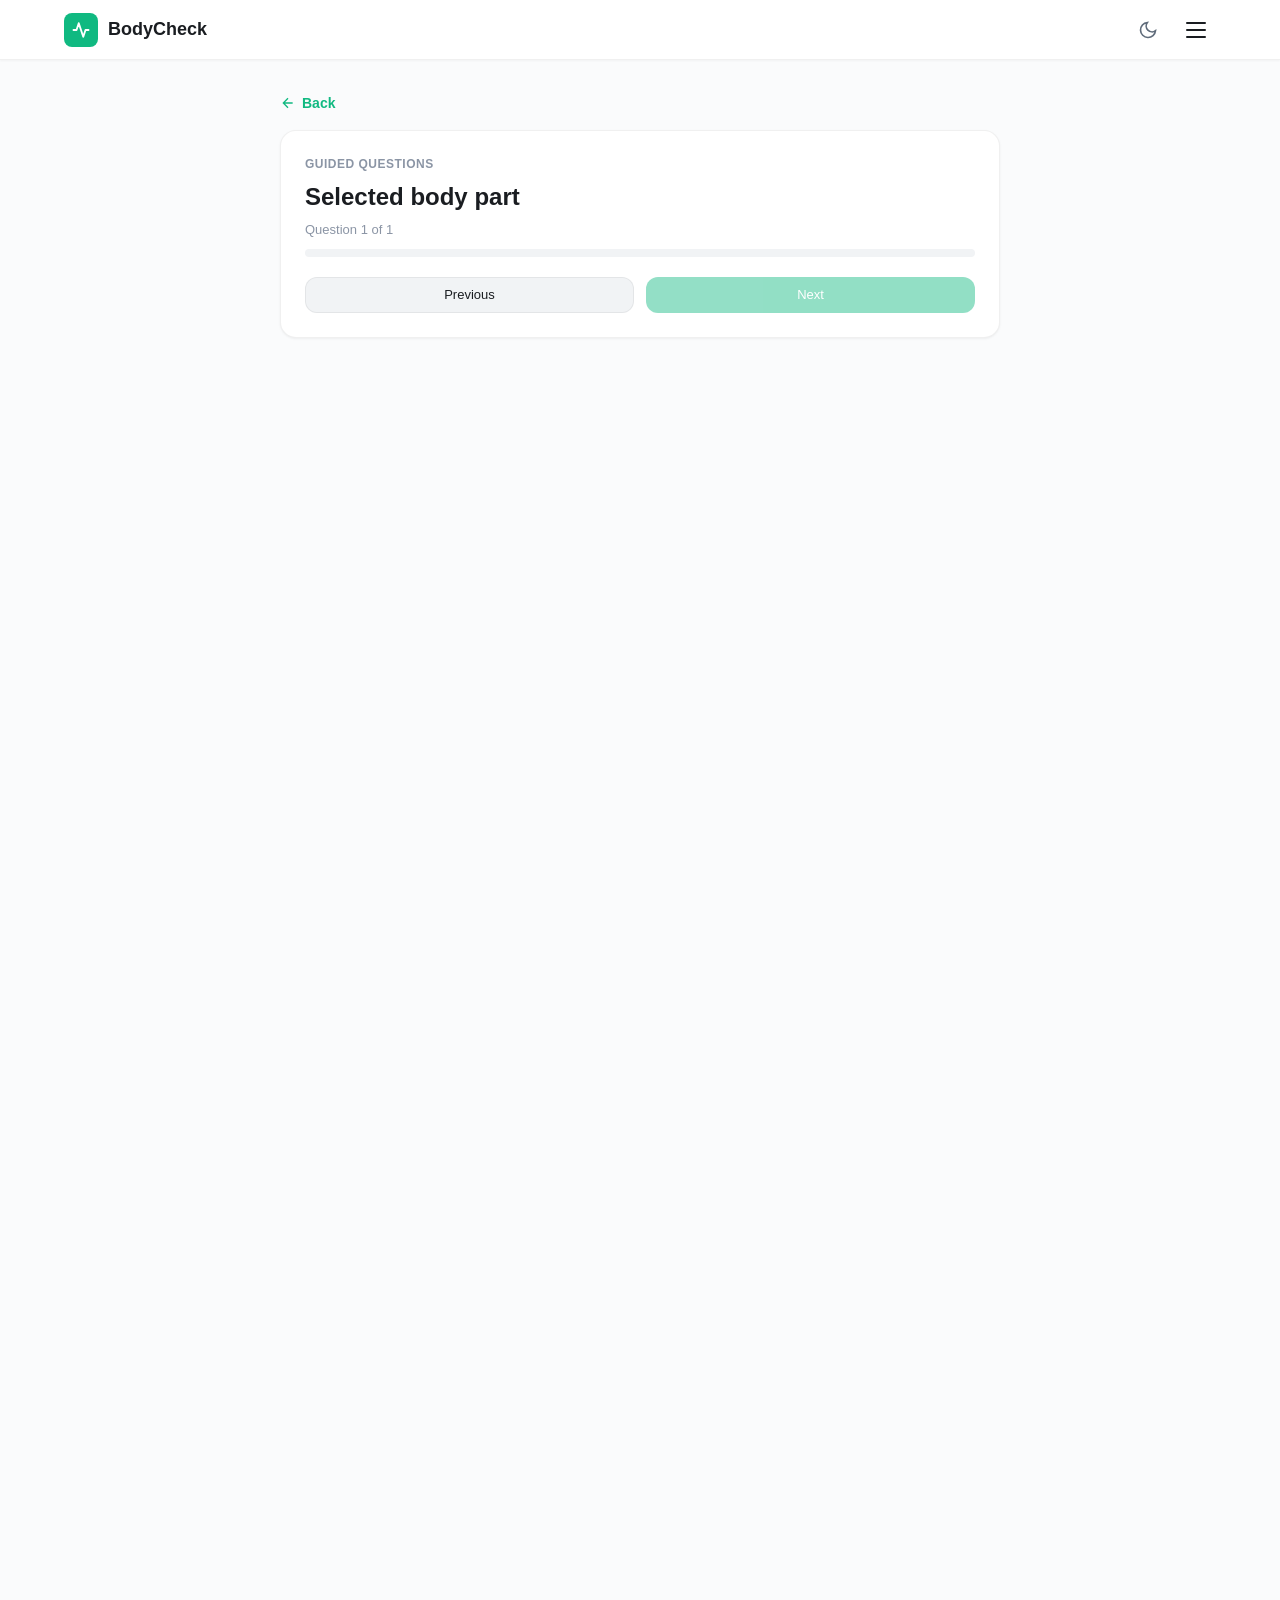
<file: results.html>
<!DOCTYPE html>
<html lang="en">
<head>
  <meta charset="UTF-8" />
  <meta name="viewport" content="width=device-width, initial-scale=1.0" />
  <title>BodyCheck - Results</title>
  <link rel="preconnect" href="https://fonts.googleapis.com" />
  <link rel="preconnect" href="https://fonts.gstatic.com" crossorigin />
  <link href="https://fonts.googleapis.com/css2?family=Inter:wght@400;500;600;700&display=swap" rel="stylesheet" />
  <link rel="stylesheet" href="css/style.css" />
  <link rel="stylesheet" href="css/animations.css" />
  <link rel="stylesheet" href="css/responsive.css" />
  <link rel="stylesheet" href="css/body-map.css" />
</head>
<body>
  <a href="#main" class="skip-link">Skip to main content</a>

  <nav class="navbar" id="navbar">
    <div class="container">
      <a href="index.html" class="nav-logo">
        <div class="nav-logo-icon">
          <svg viewBox="0 0 24 24" fill="none" stroke="currentColor" stroke-width="2.5" stroke-linecap="round" stroke-linejoin="round"><path d="M22 12h-4l-3 9L9 3l-3 9H2" /></svg>
        </div>
        <span>BodyCheck</span>
      </a>
      <div class="nav-actions">
        <button class="theme-toggle" id="themeToggle" aria-label="Toggle theme">
          <svg class="icon-moon" viewBox="0 0 24 24" fill="none" stroke="currentColor" stroke-width="2"><path d="M21 12.79A9 9 0 1 1 11.21 3 7 7 0 0 0 21 12.79z"/></svg>
          <svg class="icon-sun" viewBox="0 0 24 24" fill="none" stroke="currentColor" stroke-width="2"><circle cx="12" cy="12" r="5"/><line x1="12" y1="1" x2="12" y2="3"/><line x1="12" y1="21" x2="12" y2="23"/><line x1="4.22" y1="4.22" x2="5.64" y2="5.64"/><line x1="18.36" y1="18.36" x2="19.78" y2="19.78"/><line x1="1" y1="12" x2="3" y2="12"/><line x1="21" y1="12" x2="23" y2="12"/><line x1="4.22" y1="19.78" x2="5.64" y2="18.36"/><line x1="18.36" y1="5.64" x2="19.78" y2="4.22"/></svg>
        </button>
        <button class="nav-hamburger" id="navHamburger" aria-label="Open menu"><span></span><span></span><span></span></button>
      </div>
    </div>
  </nav>

  <div class="sidebar-overlay" id="sidebarOverlay"></div>
  <aside class="sidebar" id="sidebar">
    <div class="sidebar-header">
      <a href="index.html" class="nav-logo">
        <div class="nav-logo-icon">
          <svg viewBox="0 0 24 24" fill="none" stroke="currentColor" stroke-width="2.5"><path d="M22 12h-4l-3 9L9 3l-3 9H2" /></svg>
        </div>
        <span>BodyCheck</span>
      </a>
      <button class="sidebar-close" id="sidebarClose" aria-label="Close menu">
        <svg viewBox="0 0 24 24" fill="none" stroke="currentColor" stroke-width="2"><line x1="18" y1="6" x2="6" y2="18"/><line x1="6" y1="6" x2="18" y2="18"/></svg>
      </button>
    </div>
    <nav class="sidebar-nav">
      <a href="index.html" class="sidebar-link">
        <svg viewBox="0 0 24 24" fill="none" stroke="currentColor" stroke-width="2"><path d="m3 9 9-7 9 7v11a2 2 0 0 1-2 2H5a2 2 0 0 1-2-2z"/><polyline points="9 22 9 12 15 12 15 22"/></svg>
        Home
      </a>
      <a href="body-map.html" class="sidebar-link active">
        <svg viewBox="0 0 24 24" fill="none" stroke="currentColor" stroke-width="2"><circle cx="12" cy="12" r="10"/><path d="M12 2a14.5 14.5 0 0 0 0 20 14.5 14.5 0 0 0 0-20"/><path d="M2 12h20"/></svg>
        Symptom Navigator
      </a>
      <a href="consultation.html" class="sidebar-link">
        <svg viewBox="0 0 24 24" fill="none" stroke="currentColor" stroke-width="2"><path d="M16 21v-2a4 4 0 0 0-4-4H6a4 4 0 0 0-4 4v2"/><circle cx="9" cy="7" r="4"/><path d="M22 21v-2a4 4 0 0 0-3-3.87"/><path d="M16 3.13a4 4 0 0 1 0 7.75"/></svg>
        Consultation
      </a>
      <a href="about.html" class="sidebar-link">
        <svg viewBox="0 0 24 24" fill="none" stroke="currentColor" stroke-width="2"><circle cx="12" cy="12" r="10"/><line x1="12" y1="16" x2="12" y2="12"/><line x1="12" y1="8" x2="12.01" y2="8"/></svg>
        About
      </a>
      <a href="consultation.html#hospital-finder" class="sidebar-link emergency">
        <svg viewBox="0 0 24 24" fill="none" stroke="currentColor" stroke-width="2"><path d="M21 10c0 7-9 13-9 13s-9-6-9-13a9 9 0 0 1 18 0z"/><circle cx="12" cy="10" r="3"/></svg>
        Emergency
      </a>
    </nav>
    <div class="sidebar-footer"><p>BodyCheck v2.0 - Health Dashboard</p></div>
  </aside>

  <main class="anatomy-page flow-page" id="main">
    <div class="flow-shell results-shell">
      <a href="body-map.html" class="flow-back" id="resultsBackBtn">
        <svg viewBox="0 0 24 24" fill="none" stroke="currentColor" stroke-width="2"><path d="M19 12H5M12 19l-7-7 7-7"/></svg>
        Back
      </a>

      <section class="flow-card">
        <div class="flow-kicker">Results</div>
        <h1 id="resultsPartTitle">Selected body part</h1>
        <p class="flow-summary" id="resultsSummary">Review the most relevant condition based on your answers.</p>
        <div id="resultsContent" class="results-content"></div>
      </section>
    </div>
  </main>

  <script src="js/symptoms.js"></script>
  <script src="js/questionnaire.js"></script>
  <script src="js/app.js"></script>
  <script src="js/results.js"></script>
</body>
</html>
</file>
<file: css/style.css>
/* ============================================
   BodyCheck — Ultra-Minimal Design System
   ============================================ */

/* --- Light Theme (default) --- */
:root {
  --bg-primary: #FAFBFC;
  --bg-secondary: #F1F3F5;
  --bg-card: #FFFFFF;
  --bg-card-hover: #FFFFFF;
  --bg-sidebar: #FFFFFF;
  --bg-overlay: rgba(0, 0, 0, 0.3);

  --text-primary: #1A1D21;
  --text-secondary: #5F6B7A;
  --text-tertiary: #8B95A5;
  --text-inverse: #FFFFFF;

  --accent: #10B981;
  --accent-light: #D1FAE5;
  --accent-hover: #059669;
  --accent-glow: rgba(16, 185, 129, 0.12);

  --border: rgba(0, 0, 0, 0.06);
  --border-hover: rgba(0, 0, 0, 0.1);

  --shadow-card: 0 1px 3px rgba(0, 0, 0, 0.04), 0 1px 2px rgba(0, 0, 0, 0.02);
  --shadow-card-hover: 0 8px 25px rgba(0, 0, 0, 0.08), 0 4px 10px rgba(0, 0, 0, 0.04);
  --shadow-nav: 0 1px 2px rgba(0, 0, 0, 0.04);

  --error: #EF4444;
  --error-bg: #FEF2F2;
  --error-border: #FECACA;
  --warning: #D97706;
  --warning-bg: #FFFBEB;
  --warning-border: #FDE68A;
  --info: #0EA5E9;
  --info-bg: #F0F9FF;
  --info-border: #BAE6FD;
  --success: #10B981;
  --success-bg: #ECFDF5;
  --success-border: #A7F3D0;

  --radius-sm: 8px;
  --radius-md: 12px;
  --radius-lg: 16px;
  --radius-xl: 20px;
  --radius-full: 9999px;

  --font: 'Inter', -apple-system, BlinkMacSystemFont, 'Segoe UI', sans-serif;
  --transition: 0.2s cubic-bezier(0.4, 0, 0.2, 1);
  --nav-height: 60px;
  --max-width: 1200px;
}

/* --- Dark Theme --- */
[data-theme="dark"] {
  --bg-primary: #0F1117;
  --bg-secondary: #1A1D27;
  --bg-card: #1E2130;
  --bg-card-hover: #252838;
  --bg-sidebar: #161821;
  --bg-overlay: rgba(0, 0, 0, 0.6);

  --text-primary: #E8ECF1;
  --text-secondary: #9BA3B0;
  --text-tertiary: #6B7280;
  --text-inverse: #FFFFFF;

  --accent: #34D399;
  --accent-light: rgba(52, 211, 153, 0.12);
  --accent-hover: #10B981;
  --accent-glow: rgba(52, 211, 153, 0.08);

  --border: rgba(255, 255, 255, 0.06);
  --border-hover: rgba(255, 255, 255, 0.1);

  --shadow-card: 0 1px 3px rgba(0, 0, 0, 0.2);
  --shadow-card-hover: 0 8px 25px rgba(0, 0, 0, 0.3), 0 4px 10px rgba(0, 0, 0, 0.2);
  --shadow-nav: 0 1px 2px rgba(0, 0, 0, 0.3);

  --error: #F87171;
  --error-bg: rgba(248, 113, 113, 0.1);
  --error-border: rgba(248, 113, 113, 0.2);
  --warning: #FBBF24;
  --warning-bg: rgba(251, 191, 36, 0.1);
  --warning-border: rgba(251, 191, 36, 0.2);
  --info: #38BDF8;
  --info-bg: rgba(56, 189, 248, 0.1);
  --info-border: rgba(56, 189, 248, 0.2);
  --success: #34D399;
  --success-bg: rgba(52, 211, 153, 0.1);
  --success-border: rgba(52, 211, 153, 0.2);
}

/* --- Reset --- */
*, *::before, *::after {
  margin: 0;
  padding: 0;
  box-sizing: border-box;
}

html {
  scroll-behavior: smooth;
  -webkit-font-smoothing: antialiased;
  -moz-osx-font-smoothing: grayscale;
}

body {
  font-family: var(--font);
  font-size: clamp(14px, 1.5vw, 16px);
  line-height: 1.6;
  background: var(--bg-primary);
  color: var(--text-primary);
  overflow-x: hidden;
  min-height: 100vh;
  -webkit-tap-highlight-color: transparent;
  transition: background var(--transition), color var(--transition);
}

h1, h2, h3, h4, h5, h6 {
  font-weight: 600;
  line-height: 1.3;
  color: var(--text-primary);
}

h1 { font-size: clamp(1.5rem, 4vw, 2.25rem); }
h2 { font-size: clamp(1.25rem, 3vw, 1.625rem); }
h3 { font-size: clamp(1rem, 2vw, 1.125rem); }

p { color: var(--text-secondary); margin-bottom: 0.75rem; }
a { text-decoration: none; color: var(--accent); transition: color var(--transition); }
a:hover { color: var(--accent-hover); }
ul, ol { list-style: none; }
img { max-width: 100%; height: auto; display: block; }

button {
  border: none;
  outline: none;
  cursor: pointer;
  font-family: var(--font);
  background: none;
  -webkit-tap-highlight-color: transparent;
}

input, textarea, select {
  font-family: var(--font);
  font-size: 15px;
  outline: none;
}

/* --- Layout --- */
.container {
  width: 100%;
  max-width: var(--max-width);
  margin: 0 auto;
  padding: 0 clamp(1rem, 3vw, 1.5rem);
}

.page-content {
  min-height: 100vh;
  padding-top: var(--nav-height);
}

/* --- Text Gradient --- */
.text-gradient {
  background: linear-gradient(135deg, var(--accent), #06B6D4);
  -webkit-background-clip: text;
  -webkit-text-fill-color: transparent;
  background-clip: text;
}

/* --- Buttons --- */
.btn {
  display: inline-flex;
  align-items: center;
  justify-content: center;
  gap: 0.5rem;
  padding: 0.625rem 1.25rem;
  font-size: 0.875rem;
  font-weight: 500;
  border-radius: var(--radius-md);
  transition: all var(--transition);
  cursor: pointer;
  white-space: nowrap;
  min-height: 44px;
}

.btn svg { width: 16px; height: 16px; }

.btn-primary {
  background: var(--accent);
  color: var(--text-inverse);
}
.btn-primary:hover {
  background: var(--accent-hover);
  transform: translateY(-1px);
  box-shadow: 0 4px 12px rgba(16, 185, 129, 0.25);
}
.btn-primary:active { transform: translateY(0); }

.btn-secondary {
  background: var(--bg-secondary);
  color: var(--text-primary);
  border: 1px solid var(--border);
}
.btn-secondary:hover {
  border-color: var(--border-hover);
  background: var(--bg-card);
}

.btn-sm { padding: 0.375rem 0.75rem; font-size: 0.8125rem; min-height: 36px; }
.btn-lg { padding: 0.875rem 1.75rem; font-size: 1rem; }

/* --- Cards --- */
.card {
  background: var(--bg-card);
  border: 1px solid var(--border);
  border-radius: var(--radius-lg);
  box-shadow: var(--shadow-card);
  transition: all var(--transition);
}

.card:hover {
  box-shadow: var(--shadow-card-hover);
  border-color: var(--border-hover);
  transform: translateY(-2px);
}

/* --- Badge --- */
.badge {
  display: inline-flex;
  align-items: center;
  gap: 0.375rem;
  padding: 0.25rem 0.75rem;
  font-size: 0.75rem;
  font-weight: 500;
  border-radius: var(--radius-full);
  background: var(--accent-light);
  color: var(--accent);
}
.badge svg { width: 14px; height: 14px; }

/* --- Input --- */
.input {
  width: 100%;
  padding: 0.625rem 1rem;
  font-size: 0.875rem;
  border: 1px solid var(--border);
  border-radius: var(--radius-md);
  background: var(--bg-card);
  color: var(--text-primary);
  transition: all var(--transition);
  min-height: 44px;
}
.input:focus {
  border-color: var(--accent);
  box-shadow: 0 0 0 3px var(--accent-glow);
}
.input::placeholder { color: var(--text-tertiary); }

/* ============================================
   NAVBAR
   ============================================ */
.navbar {
  position: fixed;
  top: 0;
  left: 0;
  width: 100%;
  height: var(--nav-height);
  z-index: 200;
  background: var(--bg-card);
  border-bottom: 1px solid var(--border);
  box-shadow: var(--shadow-nav);
  transition: background var(--transition), border-color var(--transition);
  backdrop-filter: blur(12px);
  -webkit-backdrop-filter: blur(12px);
}

.navbar .container {
  display: flex;
  align-items: center;
  justify-content: space-between;
  height: 100%;
}

.nav-logo {
  display: flex;
  align-items: center;
  gap: 0.625rem;
  font-size: 1.125rem;
  font-weight: 700;
  color: var(--text-primary);
  z-index: 210;
}
.nav-logo:hover { color: var(--text-primary); }

.nav-logo-icon {
  width: 34px;
  height: 34px;
  border-radius: var(--radius-sm);
  background: var(--accent);
  display: flex;
  align-items: center;
  justify-content: center;
}
.nav-logo-icon svg { width: 18px; height: 18px; color: white; }

/* Nav Actions (right side) */
.nav-actions {
  display: flex;
  align-items: center;
  gap: 0.5rem;
}

/* Theme Toggle */
.theme-toggle {
  width: 40px;
  height: 40px;
  border-radius: var(--radius-sm);
  display: flex;
  align-items: center;
  justify-content: center;
  color: var(--text-secondary);
  transition: all var(--transition);
  cursor: pointer;
}
.theme-toggle:hover {
  background: var(--bg-secondary);
  color: var(--text-primary);
}
.theme-toggle:active { transform: scale(0.92); }
.theme-toggle svg { width: 20px; height: 20px; }
.theme-toggle .icon-sun { display: none; }
.theme-toggle .icon-moon { display: block; }
[data-theme="dark"] .theme-toggle .icon-sun { display: block; }
[data-theme="dark"] .theme-toggle .icon-moon { display: none; }

/* Hamburger Button */
.nav-hamburger {
  width: 40px;
  height: 40px;
  border-radius: var(--radius-sm);
  display: flex;
  flex-direction: column;
  align-items: center;
  justify-content: center;
  gap: 5px;
  cursor: pointer;
  z-index: 210;
  transition: background var(--transition);
}
.nav-hamburger:hover { background: var(--bg-secondary); }
.nav-hamburger:active { transform: scale(0.92); }

.nav-hamburger span {
  display: block;
  width: 20px;
  height: 2px;
  background: var(--text-primary);
  border-radius: 2px;
  transition: all var(--transition);
  transform-origin: center;
}

.nav-hamburger.active span:nth-child(1) {
  transform: rotate(45deg) translate(5px, 5px);
}
.nav-hamburger.active span:nth-child(2) { opacity: 0; }
.nav-hamburger.active span:nth-child(3) {
  transform: rotate(-45deg) translate(5px, -5px);
}

/* --- Sidebar Menu --- */
.sidebar-overlay {
  position: fixed;
  inset: 0;
  background: var(--bg-overlay);
  z-index: 300;
  opacity: 0;
  visibility: hidden;
  transition: all 0.25s ease;
}
.sidebar-overlay.active {
  opacity: 1;
  visibility: visible;
}

.sidebar {
  position: fixed;
  top: 0;
  left: -300px;
  width: min(300px, 85vw);
  height: 100vh;
  background: var(--bg-sidebar);
  border-right: 1px solid var(--border);
  z-index: 310;
  transition: left 0.3s cubic-bezier(0.4, 0, 0.2, 1);
  display: flex;
  flex-direction: column;
  overflow-y: auto;
  will-change: left;
}
.sidebar.open { left: 0; }

.sidebar-header {
  padding: 1.25rem 1.5rem;
  border-bottom: 1px solid var(--border);
  display: flex;
  align-items: center;
  justify-content: space-between;
}

.sidebar-close {
  width: 36px;
  height: 36px;
  border-radius: var(--radius-sm);
  display: flex;
  align-items: center;
  justify-content: center;
  color: var(--text-secondary);
  transition: all var(--transition);
}
.sidebar-close:hover {
  background: var(--bg-secondary);
  color: var(--text-primary);
}
.sidebar-close:active { transform: scale(0.9); }
.sidebar-close svg { width: 18px; height: 18px; }

.sidebar-nav { padding: 0.75rem; flex: 1; }

.sidebar-link {
  display: flex;
  align-items: center;
  gap: 0.75rem;
  padding: 0.875rem 1rem;
  font-size: 0.9375rem;
  font-weight: 500;
  color: var(--text-secondary);
  border-radius: var(--radius-md);
  transition: all var(--transition);
  min-height: 48px;
}
.sidebar-link:hover {
  background: var(--bg-secondary);
  color: var(--text-primary);
}
.sidebar-link.active {
  background: var(--accent-light);
  color: var(--accent);
}
.sidebar-link.emergency {
  color: var(--error);
}
.sidebar-link.emergency:hover {
  background: var(--error-bg);
}
.sidebar-link svg { width: 20px; height: 20px; flex-shrink: 0; }

.sidebar-footer {
  padding: 1rem 1.5rem;
  border-top: 1px solid var(--border);
}
.sidebar-footer p {
  font-size: 0.75rem;
  color: var(--text-tertiary);
  margin: 0;
}

/* ============================================
   HERO / DASHBOARD
   ============================================ */
.hero {
  padding: clamp(2rem, 4vw, 3rem) 0 2rem;
}

.hero-header {
  text-align: center;
  margin-bottom: 2.5rem;
}

.hero-header h1 {
  margin-bottom: 0.5rem;
  letter-spacing: -0.02em;
}

.hero-header p {
  font-size: clamp(0.875rem, 2vw, 1rem);
  max-width: 480px;
  margin: 0 auto;
}

/* Dashboard Cards Grid — auto-fit responsive */
.dashboard-grid {
  display: grid;
  grid-template-columns: repeat(auto-fit, minmax(min(280px, 100%), 1fr));
  gap: clamp(0.75rem, 2vw, 1.25rem);
  margin-bottom: 2rem;
}

.dash-card {
  background: var(--bg-card);
  border: 1px solid var(--border);
  border-radius: var(--radius-lg);
  padding: clamp(1.25rem, 2.5vw, 1.75rem);
  display: flex;
  flex-direction: column;
  gap: 0.75rem;
  cursor: pointer;
  transition: all 0.25s cubic-bezier(0.4, 0, 0.2, 1);
  text-decoration: none;
  color: inherit;
  min-height: 160px;
}

.dash-card:hover {
  border-color: var(--accent);
  box-shadow: var(--shadow-card-hover);
  transform: translateY(-3px);
  color: inherit;
}
.dash-card:active {
  transform: translateY(-1px);
  transition-duration: 0.1s;
}

.dash-card-icon {
  width: 48px;
  height: 48px;
  border-radius: var(--radius-md);
  display: flex;
  align-items: center;
  justify-content: center;
  font-size: 1.5rem;
  flex-shrink: 0;
}

.dash-card-icon.green { background: var(--success-bg); color: var(--success); }
.dash-card-icon.blue { background: var(--info-bg); color: var(--info); }
.dash-card-icon.red { background: var(--error-bg); color: var(--error); }
.dash-card-icon.amber { background: var(--warning-bg); color: var(--warning); }
.dash-card-icon.purple { background: rgba(139, 92, 246, 0.1); color: #8B5CF6; }
[data-theme="dark"] .dash-card-icon.purple { background: rgba(139, 92, 246, 0.12); }

.dash-card-icon svg { width: 24px; height: 24px; }

.dash-card h3 {
  font-size: 1.0625rem;
  font-weight: 600;
  margin-bottom: 0;
}

.dash-card p {
  font-size: 0.8125rem;
  color: var(--text-tertiary);
  margin: 0;
  line-height: 1.5;
}

.dash-card-arrow {
  margin-top: auto;
  color: var(--text-tertiary);
  transition: all var(--transition);
}
.dash-card-arrow svg { width: 18px; height: 18px; }
.dash-card:hover .dash-card-arrow { color: var(--accent); transform: translateX(4px); }

.disease-search-panel {
  display: grid;
  gap: 0.95rem;
  margin-bottom: 2rem;
}

.disease-search-panel input {
  width: 100%;
  min-height: 52px;
  padding: 0.95rem 1.1rem;
  border-radius: var(--radius-lg);
  border: 1px solid var(--border);
  background: var(--bg-secondary);
  color: var(--text-primary);
  font-size: 1rem;
}

.disease-search-panel input::placeholder {
  color: var(--text-tertiary);
}

.disease-search-panel input:focus {
  outline: none;
  border-color: var(--accent);
  box-shadow: 0 0 0 4px rgba(16, 185, 129, 0.12);
}

.disease-search-meta {
  display: flex;
  flex-wrap: wrap;
  justify-content: space-between;
  gap: 0.75rem;
  align-items: center;
}

.disease-search-status {
  color: var(--text-tertiary);
  font-size: 0.95rem;
  min-width: 0;
  flex: 1 1 240px;
}

.filter-pills {
  display: flex;
  flex-wrap: wrap;
  gap: 0.75rem;
}

.filter-pill {
  flex: 1 1 140px;
  min-width: 120px;
  border-radius: 999px;
  padding: 0.7rem 1rem;
  border: 1px solid var(--border);
  background: var(--bg-card);
  color: var(--text-primary);
  font-size: 0.875rem;
  cursor: pointer;
  transition: all var(--transition);
  text-align: center;
}

.filter-pill:hover {
  background: var(--bg-secondary);
}

.filter-pill.active {
  background: var(--accent);
  border-color: var(--accent);
  color: var(--text-inverse);
}

.filter-bar {
  width: 100%;
  max-width: 460px;
  flex: 1 1 260px;
}

.category-select-wrapper {
  position: relative;
}

.category-select-wrapper::after {
  content: '\25BC';
  position: absolute;
  right: 1rem;
  top: 50%;
  transform: translateY(-50%);
  pointer-events: none;
  color: var(--text-tertiary);
  font-size: 0.85rem;
}

.category-select-wrapper select {
  width: 100%;
  min-height: 52px;
  padding: 0.95rem 3rem 0.95rem 1rem;
  border-radius: var(--radius-lg);
  border: 1px solid var(--border);
  background: var(--bg-card);
  color: var(--text-primary);
  font-size: 1rem;
  appearance: none;
  -webkit-appearance: none;
  -moz-appearance: none;
  cursor: pointer;
}

.category-select-wrapper select:focus {
  outline: none;
  border-color: var(--accent);
  box-shadow: 0 0 0 4px rgba(16, 185, 129, 0.12);
}

.sr-only {
  position: absolute;
  width: 1px;
  height: 1px;
  padding: 0;
  margin: -1px;
  overflow: hidden;
  clip: rect(0, 0, 0, 0);
  border: 0;
  white-space: nowrap;
}

.disease-grid {
  display: grid;
  gap: 1rem;
  grid-template-columns: repeat(auto-fit, minmax(260px, 1fr));
  align-items: stretch;
  margin-bottom: 1.5rem;
}

.disease-card {
  background: var(--bg-card);
  border: 1px solid var(--border);
  border-radius: var(--radius-lg);
  padding: 1.25rem;
  display: flex;
  flex-direction: column;
  justify-content: space-between;
  gap: 1rem;
  min-height: 280px;
  transition: all var(--transition);
}

.disease-card:hover {
  transform: translateY(-2px);
  box-shadow: var(--shadow-card-hover);
}

.disease-card h3 {
  margin: 0;
  font-size: 1.1rem;
  line-height: 1.35;
  word-break: break-word;
}

.disease-card p {
  color: var(--text-tertiary);
  line-height: 1.75;
  margin: 0;
}

.disease-category {
  display: inline-flex;
  align-items: center;
  justify-content: center;
  padding: 0.35rem 0.75rem;
  border-radius: 999px;
  background: var(--bg-secondary);
  color: var(--text-tertiary);
  font-size: 0.78rem;
  letter-spacing: 0.03em;
  text-transform: uppercase;
}

.disease-actions {
  text-align: right;
}

.disease-actions .btn {
  min-height: 44px;
  font-size: 0.9rem;
}

.disease-detail-meta {
  display: grid;
  grid-template-columns: repeat(auto-fit, minmax(220px, 1fr));
  gap: 0.75rem;
  margin-bottom: 1.5rem;
}

.disease-detail-meta span {
  display: inline-flex;
  align-items: center;
  gap: 0.35rem;
  padding: 0.85rem 1rem;
  border-radius: 999px;
  background: var(--bg-secondary);
  border: 1px solid var(--border);
  color: var(--text-tertiary);
  font-size: 0.9rem;
}

.disease-detail-summary {
  display: grid;
  grid-template-columns: minmax(0, 1.45fr) minmax(260px, 0.85fr);
  gap: 1rem;
  align-items: start;
}

.disease-summary-card,
.disease-detail-panel,
.disease-empty-state {
  background: var(--bg-card);
  border: 1px solid var(--border);
  border-radius: var(--radius-lg);
  padding: 1.5rem;
  box-shadow: var(--shadow-card);
}

.summary-headline {
  display: flex;
  flex-wrap: wrap;
  gap: 0.75rem;
  align-items: center;
  margin-bottom: 1rem;
}

.category-pill,
.severity-pill {
  display: inline-flex;
  align-items: center;
  justify-content: center;
  padding: 0.6rem 0.95rem;
  border-radius: 999px;
  font-size: 0.85rem;
  font-weight: 600;
  border: 1px solid var(--border);
  color: var(--text-primary);
  background: var(--bg-secondary);
}

.severity-pill {
  background: rgba(16, 185, 129, 0.12);
  border-color: rgba(16, 185, 129, 0.3);
  color: var(--accent);
}

.summary-copy {
  margin: 0;
  color: var(--text-secondary);
  line-height: 1.75;
  font-size: 1rem;
}

.disease-detail-grid {
  display: grid;
  grid-template-columns: repeat(2, minmax(0, 1fr));
  gap: 1rem;
}

.disease-detail-panel {
  min-height: auto;
  padding: 1.35rem;
  display: flex;
  flex-direction: column;
  gap: 0.85rem;
  transition: transform 0.25s ease, box-shadow 0.25s ease;
}

.disease-detail-panel:hover {
  transform: translateY(-2px);
  box-shadow: var(--shadow-card-hover);
}

.disease-detail-panel h2 {
  margin: 0;
  font-size: 1.05rem;
  color: var(--text-primary);
}

.disease-detail-panel ul {
  margin: 0;
  padding: 0;
  display: grid;
  gap: 0.75rem;
  list-style: none;
}

.disease-detail-panel li {
  position: relative;
  margin: 0;
  padding-left: 1.45rem;
  color: var(--text-secondary);
  line-height: 1.75;
}

.disease-detail-panel li::before {
  content: '•';
  position: absolute;
  left: 0;
  top: 0.35rem;
  color: var(--accent);
  font-size: 1rem;
  line-height: 1;
}

.disease-detail-panel.emergency-section {
  grid-column: 1 / -1;
  border-color: rgba(239, 68, 68, 0.18);
  background: rgba(254, 226, 226, 0.35);
}

.disease-empty-state {
  padding: 1.5rem;
  text-align: center;
}

.disease-empty-state p {
  margin: 0;
  color: var(--text-tertiary);
}

.disease-detail-page #diseaseDetailContent {
  display: grid;
  gap: 1.5rem;
}

.disease-detail-page .section-header {
  text-align: left;
  margin-bottom: 1rem;
}

.disease-detail-page .section-header h1 {
  margin: 0.35rem 0 0;
  font-size: clamp(2rem, 3vw, 2.6rem);
  line-height: 1.05;
  color: var(--text-primary);
}

@media (max-width: 1024px) {
  .disease-detail-summary,
  .disease-detail-grid {
    grid-template-columns: 1fr;
  }
}

@media (max-width: 768px) {
  .disease-search-panel {
    gap: 0.85rem;
  }

  .disease-search-meta {
    flex-direction: column;
    align-items: stretch;
  }

  .filter-pill {
    flex: 1 1 140px;
  }

  .disease-grid {
    grid-template-columns: 1fr;
  }

  .disease-detail-meta {
    grid-template-columns: 1fr;
  }

  .disease-summary-card,
  .disease-detail-panel {
    padding: 1.25rem;
  }

  .disease-detail-panel.emergency-section {
    padding: 1rem 1.15rem;
  }

  .disease-actions .btn {
    width: 100%;
  }
}

@media (max-width: 640px) {
  .disease-search-panel input {
    font-size: 0.95rem;
  }

  .filter-pill {
    min-width: 100px;
    font-size: 0.82rem;
    padding: 0.65rem 0.85rem;
  }

  .disease-card {
    min-height: auto;
    padding: 1rem;
  }

  .disease-card h3 {
    font-size: 1.05rem;
  }

  .disease-detail-panel {
    padding: 1.25rem;
  }
}

@media (max-width: 480px) {
  .disease-search-panel {
    gap: 0.75rem;
  }

  .disease-search-status {
    font-size: 0.88rem;
  }

  .disease-detail-page .section-header h1 {
    font-size: 1.7rem;
  }
}

/* ============================================
   IMPORTANT NOTE / ALERT
   ============================================ */
.important-note {
  border-radius: var(--radius-lg);
  padding: 1rem 1.1rem;
  display: flex;
  gap: 0.65rem;
  align-items: flex-start;
  margin-top: 1.5rem;
  margin-bottom: 1rem;
  max-width: 100%;
  clear: both;
  position: relative;
  z-index: 0;
}

.important-note.info {
  background: var(--info-bg);
  border: 1px solid var(--info-border);
  color: var(--info);
}

.important-note.warning {
  background: var(--warning-bg);
  border: 1px solid var(--warning-border);
  color: var(--warning);
}

.important-note.error {
  background: var(--error-bg);
  border: 1px solid var(--error-border);
  color: var(--error);
}

.important-note svg { width: 18px; height: 18px; flex-shrink: 0; margin-top: 1px; }
.important-note-content { flex: 1; }
.important-note-content strong { display: block; font-size: 0.82rem; margin-bottom: 0.2rem; }
.important-note-content p { font-size: 0.79rem; margin: 0; color: inherit; opacity: 0.9; line-height: 1.55; }

@media (max-width: 768px) {
  .important-note {
    flex-direction: column;
    padding: 0.9rem 1rem;
    gap: 0.65rem;
  }
}

/* ============================================
   SECTION HEADERS
   ============================================ */
.section-header {
  text-align: center;
  margin-bottom: 2rem;
}

.section-header h2 {
  margin-bottom: 0.5rem;
  letter-spacing: -0.01em;
}

.section-header p {
  max-width: 540px;
  margin: 0 auto;
  font-size: 0.9375rem;
}

.section-header-row {
  display: flex;
  align-items: center;
  justify-content: center;
  gap: 1rem;
  flex-wrap: wrap;
  margin-bottom: 0.75rem;
}

.section-header-row .btn {
  flex-shrink: 0;
}

@media (min-width: 720px) {
  .section-header-row {
    justify-content: space-between;
    text-align: left;
  }
}

/* ============================================
   FOOTER
   ============================================ */
.footer {
  border-top: 1px solid var(--border);
  padding: 2rem 0;
  margin-top: 3rem;
}

.footer-inner {
  display: flex;
  align-items: center;
  justify-content: space-between;
  flex-wrap: wrap;
  gap: 1rem;
}

.footer p {
  font-size: 0.8125rem;
  color: var(--text-tertiary);
  margin: 0;
}

.footer-links {
  display: flex;
  gap: 1.5rem;
  flex-wrap: wrap;
}

.footer-links a {
  font-size: 0.8125rem;
  color: var(--text-tertiary);
  transition: color var(--transition);
}
.footer-links a:hover { color: var(--text-primary); }

/* ============================================
   STAT CARDS
   ============================================ */
.stats-row {
  display: grid;
  grid-template-columns: repeat(4, 1fr);
  gap: clamp(0.5rem, 1.5vw, 1rem);
  margin-bottom: 2rem;
}

.stat-card {
  text-align: center;
  padding: clamp(0.875rem, 2vw, 1.25rem);
  background: var(--bg-card);
  border: 1px solid var(--border);
  border-radius: var(--radius-md);
}

.stat-value {
  font-size: clamp(1.125rem, 3vw, 1.5rem);
  font-weight: 700;
  color: var(--accent);
  margin-bottom: 0.25rem;
}

.stat-label {
  font-size: 0.6875rem;
  color: var(--text-tertiary);
  text-transform: uppercase;
  letter-spacing: 0.5px;
  font-weight: 500;
}

/* ============================================
   SERVICES GRID
   ============================================ */
.services-grid {
  display: grid;
  grid-template-columns: repeat(auto-fit, minmax(min(280px, 100%), 1fr));
  gap: clamp(0.75rem, 2vw, 1.25rem);
}

.service-card {
  background: var(--bg-card);
  border: 1px solid var(--border);
  border-radius: var(--radius-lg);
  padding: clamp(1.25rem, 2.5vw, 1.5rem);
  transition: all var(--transition);
}
.service-card:hover {
  border-color: var(--border-hover);
  box-shadow: var(--shadow-card-hover);
  transform: translateY(-2px);
}

.service-icon {
  width: 44px;
  height: 44px;
  border-radius: var(--radius-md);
  background: var(--accent-light);
  display: flex;
  align-items: center;
  justify-content: center;
  margin-bottom: 1rem;
  color: var(--accent);
}
.service-icon svg { width: 22px; height: 22px; }

.service-card h3 { font-size: 1rem; margin-bottom: 0.5rem; }
.service-card p { font-size: 0.8125rem; color: var(--text-tertiary); margin-bottom: 0.75rem; }

.service-link {
  display: inline-flex;
  align-items: center;
  gap: 0.375rem;
  font-size: 0.8125rem;
  font-weight: 500;
  color: var(--accent);
  min-height: 44px;
}
.service-link svg { width: 14px; height: 14px; }
.service-link:hover { gap: 0.5rem; }

/* ============================================
   DOCTOR CARDS
   ============================================ */
.doctors-grid {
  display: grid;
  grid-template-columns: repeat(auto-fit, minmax(min(280px, 100%), 1fr));
  gap: clamp(0.75rem, 2vw, 1.25rem);
}

.doctor-card {
  background: var(--bg-card);
  border: 1px solid var(--border);
  border-radius: var(--radius-lg);
  padding: clamp(1.25rem, 2.5vw, 1.5rem);
  transition: all 0.25s cubic-bezier(0.4, 0, 0.2, 1);
  display: flex;
  flex-direction: column;
}
.doctor-card:hover {
  border-color: var(--border-hover);
  box-shadow: var(--shadow-card-hover);
  transform: translateY(-2px);
}

.doctor-avatar {
  width: 56px;
  height: 56px;
  border-radius: var(--radius-full);
  background: var(--bg-secondary);
  display: flex;
  align-items: center;
  justify-content: center;
  font-size: 1.5rem;
  margin-bottom: 1rem;
}

.doctor-name { font-size: 1rem; font-weight: 600; margin-bottom: 0.25rem; }
.doctor-specialty { font-size: 0.8125rem; color: var(--accent); margin-bottom: 0.5rem; }

.doctor-meta {
  display: flex;
  gap: 1rem;
  margin-bottom: 1rem;
  font-size: 0.75rem;
  color: var(--text-tertiary);
}
.doctor-meta span { display: flex; align-items: center; gap: 0.25rem; }

.book-consultation {
  width: 100%;
  padding: 0.75rem;
  background: var(--accent);
  color: var(--text-inverse);
  border-radius: var(--radius-md);
  font-size: 0.8125rem;
  font-weight: 500;
  text-align: center;
  transition: all var(--transition);
  margin-top: auto;
  min-height: 44px;
}
.book-consultation:hover { background: var(--accent-hover); }
.book-consultation:active { transform: scale(0.98); }

/* ============================================
   HOSPITAL FINDER
   ============================================ */
.hospital-finder-container {
  background: var(--bg-card);
  border: 1px solid var(--border);
  border-radius: var(--radius-lg);
  overflow: hidden;
  box-shadow: var(--shadow-card);
}

.hospital-finder-back {
  display: inline-flex;
  align-items: center;
  gap: 0.375rem;
  color: var(--accent);
  font-size: 0.875rem;
  font-weight: 600;
  margin-bottom: 1rem;
}

.hospital-finder-back svg {
  width: 16px;
  height: 16px;
}

.hospital-search {
  display: flex;
  align-items: center;
  gap: 0.5rem;
  padding: 1rem 1.25rem;
  border-bottom: 1px solid var(--border);
  flex-wrap: wrap;
}

.hospital-search-input {
  flex: 1;
  min-width: 200px;
  padding: 0.5rem 0.75rem;
  border: 1px solid var(--border);
  border-radius: var(--radius-sm);
  background: var(--bg-primary);
  color: var(--text-primary);
  font-size: 0.875rem;
  min-height: 40px;
}
.hospital-search-input:focus {
  border-color: var(--accent);
  outline: none;
}

.hospital-search-icon { display: none; }

.hospital-symptom-filter {
  display: flex;
  align-items: center;
  gap: 0.75rem;
  padding: 0.75rem 1.25rem;
  border-bottom: 1px solid var(--border);
  font-size: 0.8125rem;
  flex-wrap: wrap;
}
.hospital-symptom-filter label { color: var(--text-secondary); white-space: nowrap; }
.hospital-filter-select {
  padding: 0.375rem 0.75rem;
  border: 1px solid var(--border);
  border-radius: var(--radius-sm);
  background: var(--bg-primary);
  color: var(--text-primary);
  font-size: 0.8125rem;
  min-height: 36px;
}

.hospital-map-container {
  height: 350px;
  position: relative;
}

#hospitalMap { width: 100%; height: 100%; }

.hospital-loading,
.hospital-placeholder {
  display: flex;
  flex-direction: column;
  align-items: center;
  justify-content: center;
  gap: 0.75rem;
  padding: 2rem;
  text-align: center;
  color: var(--text-tertiary);
  font-size: 0.875rem;
}

.hospital-results { padding: 1rem 1.25rem; }

.hospital-list { display: flex; flex-direction: column; gap: 0.75rem; }

.hospital-results-header {
  display: flex;
  align-items: center;
  justify-content: space-between;
  margin-bottom: 0.25rem;
}

.hospital-results-header div {
  display: grid;
  gap: 0.125rem;
}

.hospital-results-header strong {
  font-size: 0.875rem;
  color: var(--text-primary);
}

.hospital-results-header span {
  font-size: 0.75rem;
  color: var(--text-tertiary);
}

.hospital-item {
  display: flex;
  justify-content: space-between;
  align-items: center;
  padding: 1rem;
  background: var(--bg-primary);
  border: 1px solid var(--border);
  border-radius: var(--radius-md);
  transition: all var(--transition);
}
.hospital-item:hover {
  border-color: var(--border-hover);
}

.hospital-info h4 { font-size: 0.9375rem; margin-bottom: 0.25rem; }
.hospital-info p { font-size: 0.8125rem; color: var(--text-tertiary); margin: 0; }

.hospital-card {
  background: var(--bg-primary);
  border: 1px solid var(--border);
  border-radius: var(--radius-md);
  padding: 1rem;
  box-shadow: 0 1px 0 rgba(15, 23, 42, 0.03);
  transition: transform var(--transition), border-color var(--transition), box-shadow var(--transition);
}

.hospital-card:hover,
.hospital-card.active {
  border-color: var(--accent);
  box-shadow: var(--shadow-card-hover);
  transform: translateY(-2px);
}

.hospital-card:active {
  transform: scale(0.99);
}

.hospital-card-main {
  width: 100%;
  display: grid;
  gap: 0.75rem;
  text-align: left;
  cursor: pointer;
}

.hospital-card-top {
  display: flex;
  justify-content: space-between;
  gap: 1rem;
  align-items: flex-start;
}

.hospital-card-kicker {
  color: var(--accent);
  font-size: 0.6875rem;
  font-weight: 700;
  letter-spacing: 0.5px;
  text-transform: uppercase;
  margin-bottom: 0.25rem;
}

.hospital-card h4,
.hospital-sheet-header h3 {
  font-size: 1rem;
  margin: 0;
  line-height: 1.35;
}

.hospital-distance {
  flex-shrink: 0;
  color: var(--accent);
  background: var(--accent-light);
  border-radius: var(--radius-full);
  padding: 0.25rem 0.625rem;
  font-size: 0.75rem;
  font-weight: 700;
}

.hospital-card-meta {
  color: var(--text-secondary);
  font-size: 0.8125rem;
  line-height: 1.5;
  margin: 0;
}

.hospital-contact-row {
  display: flex;
  flex-wrap: wrap;
  gap: 0.5rem;
  color: var(--text-tertiary);
  font-size: 0.75rem;
}

.hospital-contact-row span,
.hospital-contact-row a {
  color: var(--text-primary);
  background: var(--bg-secondary);
  border: 1px solid var(--border);
  border-radius: var(--radius-full);
  padding: 0.25rem 0.625rem;
}

.hospital-card-actions {
  display: grid;
  grid-template-columns: repeat(2, minmax(0, 1fr));
  gap: 0.5rem;
  margin-top: 0.875rem;
}

.hospital-card-actions .btn {
  justify-content: center;
  width: 100%;
}

.hospital-map-marker {
  background: transparent;
  border: none;
}

.hospital-marker-pin {
  width: 34px;
  height: 34px;
  border-radius: 50% 50% 50% 6px;
  background: var(--error);
  border: 3px solid white;
  box-shadow: 0 8px 18px rgba(239, 68, 68, 0.28);
  transform: rotate(-45deg);
  display: grid;
  place-items: center;
}

.hospital-marker-pin span {
  color: white;
  font-weight: 800;
  transform: rotate(45deg);
  line-height: 1;
}

.hospital-bottom-sheet {
  position: fixed;
  left: 0;
  right: 0;
  bottom: 0;
  z-index: 450;
  padding: 0.5rem 1rem 1rem;
  background: var(--bg-card);
  border: 1px solid var(--border);
  border-radius: 18px 18px 0 0;
  box-shadow: 0 -12px 36px rgba(0, 0, 0, 0.16);
  transform: translateY(110%);
  transition: transform var(--transition);
}

.hospital-bottom-sheet.open {
  transform: translateY(0);
}

.hospital-sheet-handle {
  width: 44px;
  height: 4px;
  margin: 0 auto 0.75rem;
  border-radius: var(--radius-full);
  background: var(--border-hover);
}

.hospital-sheet-content {
  display: grid;
  gap: 0.75rem;
}

.hospital-sheet-header {
  display: flex;
  justify-content: space-between;
  gap: 1rem;
  align-items: flex-start;
}

.hospital-sheet-close {
  width: 32px;
  height: 32px;
  display: grid;
  place-items: center;
  border-radius: var(--radius-full);
  background: var(--bg-secondary);
  color: var(--text-secondary);
  font-size: 1.25rem;
  cursor: pointer;
}

.hospital-detail-page {
  padding-bottom: 3rem;
}

.hospital-detail-back {
  display: inline-flex;
  align-items: center;
  gap: 0.375rem;
  color: var(--accent);
  font-size: 0.875rem;
  font-weight: 600;
  margin: 1.25rem 0 1rem;
}

.hospital-detail-back svg {
  width: 16px;
  height: 16px;
}

.hospital-detail-card {
  background: var(--bg-card);
  border: 1px solid var(--border);
  border-radius: var(--radius-lg);
  padding: 1.25rem;
  display: grid;
  gap: 1.125rem;
  box-shadow: var(--shadow-card);
}

.hospital-detail-hero {
  display: flex;
  gap: 1rem;
  align-items: flex-start;
  padding-bottom: 1rem;
  border-bottom: 1px solid var(--border);
}

.hospital-detail-icon {
  width: 56px;
  height: 56px;
  border-radius: var(--radius-md);
  background: var(--accent-light);
  color: var(--accent);
  display: grid;
  place-items: center;
  flex-shrink: 0;
}

.hospital-detail-icon svg {
  width: 28px;
  height: 28px;
}

.hospital-detail-hero h1 {
  font-size: 1.5rem;
  margin-bottom: 0.375rem;
  line-height: 1.2;
}

.hospital-detail-hero p {
  color: var(--text-secondary);
  font-size: 0.875rem;
  line-height: 1.5;
  margin: 0;
}

.hospital-detail-actions {
  display: grid;
  grid-template-columns: repeat(2, minmax(0, 1fr));
  gap: 0.5rem;
}

.hospital-detail-actions .btn {
  width: 100%;
  justify-content: center;
}

.hospital-detail-section {
  background: var(--bg-secondary);
  border: 1px solid var(--border);
  border-radius: var(--radius-md);
  padding: 1rem;
  transition: border-color var(--transition), box-shadow var(--transition);
}

.hospital-detail-section:hover {
  border-color: var(--border-hover);
}

.hospital-detail-section h2 {
  color: var(--text-tertiary);
  font-size: 0.75rem;
  font-weight: 700;
  letter-spacing: 0.5px;
  text-transform: uppercase;
  margin-bottom: 0.75rem;
}

.hospital-detail-row {
  display: grid;
  gap: 0.25rem;
  padding: 0.625rem 0;
  border-bottom: 1px solid var(--border);
}

.hospital-detail-row:last-child {
  border-bottom: none;
}

.hospital-detail-row span {
  color: var(--text-tertiary);
  font-size: 0.75rem;
}

.hospital-detail-row strong {
  color: var(--text-primary);
  font-size: 0.875rem;
  word-break: break-word;
}

.hospital-detail-row a {
  color: var(--accent);
  font-size: 0.875rem;
  font-weight: 600;
  word-break: break-word;
}

.hospital-overview-grid {
  display: grid;
  gap: 0.625rem;
}

.hospital-overview-grid div {
  padding: 0.75rem;
  border: 1px solid var(--border);
  border-radius: var(--radius-sm);
  background: var(--bg-card);
}

.hospital-overview-grid span {
  display: block;
  color: var(--text-tertiary);
  font-size: 0.75rem;
  margin-bottom: 0.25rem;
}

.hospital-overview-grid strong {
  color: var(--text-primary);
  font-size: 0.9375rem;
}

.hospital-empty-state {
  display: grid;
  gap: 0.75rem;
  justify-items: start;
}

@media (min-width: 768px) {
  .hospital-bottom-sheet {
    left: auto;
    right: 2rem;
    bottom: 2rem;
    width: 380px;
    border-radius: var(--radius-lg);
    transform: translateY(130%);
  }

  .hospital-card-actions,
  .hospital-detail-actions {
    grid-template-columns: repeat(4, auto);
    justify-content: start;
  }

  .hospital-card-actions .btn,
  .hospital-detail-actions .btn {
    width: auto;
  }

  .hospital-detail-card {
    max-width: 760px;
    margin: 0 auto;
    padding: 1.5rem;
  }

  .hospital-overview-grid {
    grid-template-columns: repeat(3, minmax(0, 1fr));
  }
}

/* ============================================
   CONSULTATION FILTERS
   ============================================ */
.consultation-filters {
  display: flex;
  gap: 0.5rem;
  flex-wrap: wrap;
  margin-bottom: 1.5rem;
}

.filter-btn {
  padding: 0.5rem 1rem;
  background: var(--bg-secondary);
  border: 1px solid var(--border);
  border-radius: var(--radius-full);
  color: var(--text-secondary);
  font-size: 0.8125rem;
  font-weight: 500;
  cursor: pointer;
  transition: all var(--transition);
  min-height: 40px;
}
.filter-btn:hover {
  border-color: var(--border-hover);
  color: var(--text-primary);
}
.filter-btn:active { transform: scale(0.95); }
.filter-btn.active {
  background: var(--accent-light);
  border-color: var(--accent);
  color: var(--accent);
}

/* ============================================
   ABOUT PAGE
   ============================================ */
.about-page {
  min-height: 100vh;
  padding-top: var(--nav-height);
  background: var(--bg-primary);
}

.about-hero {
  padding: clamp(2.5rem, 5vw, 4rem) 0 clamp(1.5rem, 3vw, 2.5rem);
  text-align: center;
}

.about-hero h1 {
  margin-bottom: 0.75rem;
  letter-spacing: -0.02em;
}

.about-hero p {
  font-size: clamp(0.9375rem, 2vw, 1.0625rem);
  max-width: 560px;
  margin: 0 auto;
  line-height: 1.7;
}

.about-section {
  padding: clamp(1.5rem, 3vw, 2.5rem) 0;
}

.about-section-header {
  margin-bottom: 1.5rem;
}

.about-section-header h2 {
  margin-bottom: 0.375rem;
  letter-spacing: -0.01em;
}

.about-section-header p {
  font-size: 0.9375rem;
  max-width: 540px;
}

/* Story cards */
.about-story-grid {
  display: grid;
  grid-template-columns: repeat(auto-fit, minmax(min(300px, 100%), 1fr));
  gap: clamp(0.75rem, 2vw, 1.25rem);
}

.about-story-card {
  background: var(--bg-card);
  border: 1px solid var(--border);
  border-radius: var(--radius-lg);
  padding: clamp(1.5rem, 3vw, 2rem);
  transition: all var(--transition);
}
.about-story-card:hover {
  border-color: var(--border-hover);
  box-shadow: var(--shadow-card-hover);
  transform: translateY(-2px);
}

.about-card-icon {
  width: 52px;
  height: 52px;
  border-radius: var(--radius-md);
  display: flex;
  align-items: center;
  justify-content: center;
  margin-bottom: 1.25rem;
  font-size: 1.5rem;
}

.about-story-card h3 {
  font-size: 1.0625rem;
  margin-bottom: 0.5rem;
}

.about-story-card p {
  font-size: 0.875rem;
  color: var(--text-secondary);
  line-height: 1.65;
  margin: 0;
}

/* Quote / highlight block */
.about-quote {
  background: var(--bg-card);
  border: 1px solid var(--border);
  border-left: 3px solid var(--accent);
  border-radius: var(--radius-lg);
  padding: clamp(1.5rem, 3vw, 2rem);
  margin: clamp(1.5rem, 3vw, 2.5rem) 0;
}

.about-quote p {
  font-size: clamp(0.9375rem, 2vw, 1.0625rem);
  font-style: italic;
  color: var(--text-primary);
  line-height: 1.7;
  margin-bottom: 0.75rem;
}

.about-quote cite {
  font-size: 0.8125rem;
  color: var(--text-tertiary);
  font-style: normal;
}

/* Contributors */
.about-contributors-grid {
  display: grid;
  grid-template-columns: repeat(auto-fit, minmax(min(200px, 100%), 1fr));
  gap: clamp(0.75rem, 2vw, 1.25rem);
}

.about-contributor {
  background: var(--bg-card);
  border: 1px solid var(--border);
  border-radius: var(--radius-lg);
  padding: clamp(1.25rem, 2.5vw, 1.75rem);
  text-align: center;
  transition: all var(--transition);
}
.about-contributor:hover {
  border-color: var(--border-hover);
  box-shadow: var(--shadow-card-hover);
}

.about-contributor-avatar {
  width: 64px;
  height: 64px;
  border-radius: var(--radius-full);
  background: var(--accent-light);
  display: flex;
  align-items: center;
  justify-content: center;
  margin: 0 auto 1rem;
  font-size: 1.75rem;
}

.about-contributor h4 {
  font-size: 0.9375rem;
  margin-bottom: 0.25rem;
}

.about-contributor p {
  font-size: 0.8125rem;
  color: var(--text-tertiary);
  margin: 0;
}

.about-contact-card {
  max-width: 720px;
  margin: 0 auto;
  padding: 1.25rem;
  background: var(--bg-card);
  border: 1px solid var(--border);
  border-radius: var(--radius-md);
  display: flex;
  gap: 1rem;
  align-items: flex-start;
  box-shadow: var(--shadow-card);
}

.about-contact-card h3 {
  font-size: 1rem;
  margin-bottom: 0.5rem;
}

.about-contact-card p {
  color: var(--text-secondary);
  font-size: 0.875rem;
  line-height: 1.6;
  margin-bottom: 1rem;
}

/* Values list */
.about-values {
  display: grid;
  grid-template-columns: repeat(auto-fit, minmax(min(250px, 100%), 1fr));
  gap: clamp(0.75rem, 2vw, 1.25rem);
}

.about-value {
  display: flex;
  gap: 1rem;
  align-items: flex-start;
  padding: clamp(1rem, 2vw, 1.25rem);
  background: var(--bg-card);
  border: 1px solid var(--border);
  border-radius: var(--radius-md);
  transition: all var(--transition);
}
.about-value:hover {
  border-color: var(--border-hover);
}

.about-value-icon {
  width: 40px;
  height: 40px;
  border-radius: var(--radius-sm);
  background: var(--accent-light);
  display: flex;
  align-items: center;
  justify-content: center;
  flex-shrink: 0;
  font-size: 1.125rem;
}

.about-value h4 {
  font-size: 0.9375rem;
  margin-bottom: 0.25rem;
}

.about-value p {
  font-size: 0.8125rem;
  color: var(--text-tertiary);
  margin: 0;
  line-height: 1.5;
}

/* ============================================
   SKIP LINK (accessibility)
   ============================================ */
.skip-link {
  position: absolute;
  top: -100%;
  left: 0;
  padding: 0.75rem 1.5rem;
  background: var(--accent);
  color: white;
  z-index: 9999;
  font-weight: 500;
}
.skip-link:focus { top: 0; }

/* ============================================
   REDUCED MOTION
   ============================================ */
@media (prefers-reduced-motion: reduce) {
  *, *::before, *::after {
    animation-duration: 0.01ms !important;
    transition-duration: 0.01ms !important;
    scroll-behavior: auto !important;
  }
}
</file>
<file: css/animations.css>
/* ============================================
   BodyCheck — Lightweight Animations
   ============================================ */

@keyframes fadeIn {
  from { opacity: 0; transform: translateY(8px); }
  to { opacity: 1; transform: translateY(0); }
}

@keyframes fadeInScale {
  from { opacity: 0; transform: scale(0.97); }
  to { opacity: 1; transform: scale(1); }
}

@keyframes slideInLeft {
  from { opacity: 0; transform: translateX(-12px); }
  to { opacity: 1; transform: translateX(0); }
}

@keyframes pulse {
  0%, 100% { opacity: 1; }
  50% { opacity: 0.5; }
}

/* Staggered card entrance */
.dash-card { opacity: 0; animation: fadeIn 0.35s ease forwards; }
.dash-card:nth-child(1) { animation-delay: 0.04s; }
.dash-card:nth-child(2) { animation-delay: 0.08s; }
.dash-card:nth-child(3) { animation-delay: 0.12s; }
.dash-card:nth-child(4) { animation-delay: 0.16s; }
.dash-card:nth-child(5) { animation-delay: 0.2s; }
.dash-card:nth-child(6) { animation-delay: 0.24s; }

.service-card { opacity: 0; animation: fadeIn 0.35s ease forwards; }
.service-card:nth-child(1) { animation-delay: 0.04s; }
.service-card:nth-child(2) { animation-delay: 0.08s; }
.service-card:nth-child(3) { animation-delay: 0.12s; }

.doctor-card { opacity: 0; animation: fadeIn 0.35s ease forwards; }
.doctor-card:nth-child(1) { animation-delay: 0.04s; }
.doctor-card:nth-child(2) { animation-delay: 0.08s; }
.doctor-card:nth-child(3) { animation-delay: 0.12s; }
.doctor-card:nth-child(4) { animation-delay: 0.16s; }
.doctor-card:nth-child(5) { animation-delay: 0.2s; }
.doctor-card:nth-child(6) { animation-delay: 0.24s; }

/* Sidebar link entrance */
.sidebar-link { opacity: 0; animation: slideInLeft 0.2s ease forwards; }
.sidebar-link:nth-child(1) { animation-delay: 0.03s; }
.sidebar-link:nth-child(2) { animation-delay: 0.06s; }
.sidebar-link:nth-child(3) { animation-delay: 0.09s; }
.sidebar-link:nth-child(4) { animation-delay: 0.12s; }
.sidebar-link:nth-child(5) { animation-delay: 0.15s; }
.sidebar-link:nth-child(6) { animation-delay: 0.18s; }
.sidebar-link:nth-child(7) { animation-delay: 0.21s; }

/* Hero header entrance */
.hero-header { opacity: 0; animation: fadeIn 0.4s ease forwards; animation-delay: 0.1s; }

/* Stat card entrance */
.stat-card { opacity: 0; animation: fadeInScale 0.3s ease forwards; }
.stat-card:nth-child(1) { animation-delay: 0.05s; }
.stat-card:nth-child(2) { animation-delay: 0.1s; }
.stat-card:nth-child(3) { animation-delay: 0.15s; }
.stat-card:nth-child(4) { animation-delay: 0.2s; }

/* About page */
.about-hero { opacity: 0; animation: fadeIn 0.4s ease forwards; animation-delay: 0.05s; }
.about-quote { opacity: 0; animation: fadeIn 0.4s ease forwards; animation-delay: 0.1s; }

.about-story-card { opacity: 0; animation: fadeIn 0.35s ease forwards; }
.about-story-card:nth-child(1) { animation-delay: 0.06s; }
.about-story-card:nth-child(2) { animation-delay: 0.12s; }
.about-story-card:nth-child(3) { animation-delay: 0.18s; }

.about-contributor { opacity: 0; animation: fadeInScale 0.3s ease forwards; }
.about-contributor:nth-child(1) { animation-delay: 0.05s; }
.about-contributor:nth-child(2) { animation-delay: 0.1s; }
.about-contributor:nth-child(3) { animation-delay: 0.15s; }

.about-value { opacity: 0; animation: fadeIn 0.3s ease forwards; }
.about-value:nth-child(1) { animation-delay: 0.04s; }
.about-value:nth-child(2) { animation-delay: 0.08s; }
.about-value:nth-child(3) { animation-delay: 0.12s; }
.about-value:nth-child(4) { animation-delay: 0.16s; }

/* Consultation page header */
.consultation-header { opacity: 0; animation: fadeIn 0.4s ease forwards; animation-delay: 0.05s; }
.consultation-stat { opacity: 0; animation: fadeInScale 0.3s ease forwards; }
.consultation-stat:nth-child(1) { animation-delay: 0.05s; }
.consultation-stat:nth-child(2) { animation-delay: 0.1s; }
.consultation-stat:nth-child(3) { animation-delay: 0.15s; }
.consultation-stat:nth-child(4) { animation-delay: 0.2s; }
</file>
<file: css/responsive.css>
/* ============================================
   BodyCheck — Responsive (mobile-first)
   ============================================ */

/* Tablet */
@media (max-width: 1024px) {
  .anatomy-layout {
    grid-template-columns: 1fr;
  }
  .anatomy-map-panel {
    position: relative;
    top: auto;
  }
  .consultation-stats-grid {
    grid-template-columns: repeat(2, 1fr);
  }
}

/* Mobile */
@media (max-width: 768px) {
  .hero { padding: 2rem 0 1.5rem; }
  .dashboard-grid { grid-template-columns: repeat(2, 1fr); }
  .stats-row { grid-template-columns: repeat(2, 1fr); }
  .services-grid { grid-template-columns: 1fr; }
  .doctors-grid { grid-template-columns: repeat(2, 1fr); }
  .consultation-stats-grid { grid-template-columns: repeat(2, 1fr); }
  .hospital-search { flex-direction: column; }
  .hospital-search-input { min-width: 100%; }
  .hospital-symptom-filter { flex-direction: column; align-items: flex-start; }
  .footer-inner { flex-direction: column; text-align: center; }
  .footer-links { justify-content: center; }
  .anatomy-topbar-inner { flex-direction: column; gap: 0.75rem; }
  .anatomy-search { max-width: 100%; }

  .about-story-grid { grid-template-columns: 1fr; }
  .about-contributors-grid { grid-template-columns: repeat(2, 1fr); }
  .about-values { grid-template-columns: 1fr; }

  /* Disease Library mobile spacing fixes */
  .disease-library-page .page-content {
    min-height: auto;
  }
  .disease-library-page .section-header {
    margin-bottom: 1.5rem; /* 24px vertical rhythm on mobile */
  }
  .disease-library-page .disease-search-panel {
    margin-bottom: 1.5rem; /* ensure compact spacing between search and list */
  }

  /* Prevent the status line from forcing a 240px flex-basis height on mobile */
  .disease-library-page .disease-search-meta {
    flex-direction: column;
    align-items: stretch;
    gap: 0.5rem;
  }

  .disease-library-page .disease-search-status {
    /* override desktop flex-basis (1 1 240px) which becomes a large height in column layout */
    flex: 0 1 auto !important;
    min-width: 0;
    margin-bottom: 0.25rem;
  }

  .disease-library-page .disease-grid {
    margin-bottom: 1rem;
    gap: 1rem; /* card spacing 16px */
  }

  /* Remove fixed card min-height on mobile so cards size to content */
  .disease-library-page .disease-card {
    min-height: auto !important;
    padding: 1rem;
  }

  /* Container padding for mobile: 16px */
  .disease-library-page .container {
    padding-left: 1rem;
    padding-right: 1rem;
  }

  .disease-library-page .important-note {
    margin-top: 1rem;
    margin-bottom: 0.5rem;
  }
}

/* Small mobile */
@media (max-width: 480px) {
  .dashboard-grid { grid-template-columns: 1fr; gap: 0.75rem; }
  .dash-card { padding: 1.25rem; min-height: 140px; }
  .stats-row { grid-template-columns: 1fr 1fr; gap: 0.75rem; }
  .stat-card { padding: 1rem; }
  .consultation-stats-grid { grid-template-columns: 1fr 1fr; gap: 0.75rem; }
  .doctors-grid { grid-template-columns: 1fr; }
  .filter-btn { padding: 0.5rem 0.875rem; font-size: 0.75rem; }
  .about-contributors-grid { grid-template-columns: 1fr; }
}
</file>
<file: css/body-map.css>
/* ============================================
   BODY MAP PAGE — Clean Minimal Design
   ============================================ */

.anatomy-page {
  min-height: 100vh;
  padding-top: var(--nav-height);
  background: var(--bg-primary);
}

/* Top Bar */
.anatomy-topbar {
  padding: 0.875rem 0;
  border-bottom: 1px solid var(--border);
  background: var(--bg-card);
  position: sticky;
  top: var(--nav-height);
  z-index: 100;
}

.anatomy-topbar-inner {
  display: flex;
  align-items: center;
  justify-content: space-between;
  gap: 1rem;
  flex-wrap: wrap;
}

.anatomy-breadcrumb {
  display: flex;
  align-items: center;
  gap: 0.375rem;
  font-size: 0.8125rem;
  color: var(--text-tertiary);
  white-space: nowrap;
}
.anatomy-breadcrumb a { color: var(--accent); font-weight: 500; }
.anatomy-breadcrumb svg { width: 14px; height: 14px; }

/* Search */
.anatomy-search {
  position: relative;
  flex: 1;
  max-width: 400px;
}

.anatomy-search-icon {
  position: absolute;
  left: 12px;
  top: 50%;
  transform: translateY(-50%);
  width: 16px;
  height: 16px;
  color: var(--text-tertiary);
  pointer-events: none;
}

.anatomy-search-input {
  width: 100%;
  padding: 0.5rem 0.75rem 0.5rem 2.25rem;
  background: var(--bg-primary);
  border: 1px solid var(--border);
  border-radius: var(--radius-sm);
  color: var(--text-primary);
  font-size: 0.8125rem;
  transition: all var(--transition);
}
.anatomy-search-input:focus {
  border-color: var(--accent);
  box-shadow: 0 0 0 3px var(--accent-glow);
}
.anatomy-search-input::placeholder { color: var(--text-tertiary); }

.anatomy-search-results {
  position: absolute;
  top: calc(100% + 4px);
  left: 0;
  right: 0;
  background: var(--bg-card);
  border: 1px solid var(--border);
  border-radius: var(--radius-md);
  max-height: 300px;
  overflow-y: auto;
  box-shadow: var(--shadow-card-hover);
  z-index: 200;
  display: none;
}
.anatomy-search-results.open { display: block; }

.search-result-item {
  padding: 0.625rem 0.875rem;
  display: flex;
  align-items: center;
  gap: 0.625rem;
  cursor: pointer;
  transition: background var(--transition);
  border-bottom: 1px solid var(--border);
}
.search-result-item:hover { background: var(--bg-secondary); }
.search-result-item:last-child { border-bottom: none; }

.search-result-icon { font-size: 1rem; width: 24px; text-align: center; }

.search-result-info { flex: 1; }
.search-result-name { font-size: 0.8125rem; font-weight: 500; color: var(--text-primary); }
.search-result-part { font-size: 0.6875rem; color: var(--text-tertiary); text-transform: uppercase; letter-spacing: 0.5px; }

.search-result-severity {
  font-size: 0.6875rem;
  padding: 2px 8px;
  border-radius: var(--radius-full);
  font-weight: 600;
  text-transform: uppercase;
  letter-spacing: 0.5px;
}
.search-result-severity.mild { background: var(--success-bg); color: var(--success); }
.search-result-severity.moderate { background: var(--warning-bg); color: var(--warning); }
.search-result-severity.severe { background: var(--error-bg); color: var(--error); }

/* Main Layout */
.anatomy-content { padding: 1.5rem 0 3rem; }

.anatomy-layout {
  display: grid;
  grid-template-columns: 1fr 1fr;
  gap: 1.5rem;
  align-items: start;
}

/* Body Map Panel */
.anatomy-map-panel {
  position: sticky;
  top: calc(var(--nav-height) + 65px);
}

.anatomy-map-header { margin-bottom: 1rem; }

.anatomy-map-title {
  font-size: 1rem;
  font-weight: 600;
  margin-bottom: 0.75rem;
}

.anatomy-map-controls {
  display: flex;
  gap: 0.5rem;
  flex-wrap: wrap;
}

.gender-toggle, .view-toggle {
  display: flex;
  background: var(--bg-secondary);
  border: 1px solid var(--border);
  border-radius: var(--radius-sm);
  overflow: hidden;
}

.gender-btn, .view-btn {
  padding: 0.375rem 0.875rem;
  background: none;
  border: none;
  color: var(--text-tertiary);
  font-size: 0.8125rem;
  font-weight: 500;
  cursor: pointer;
  display: flex;
  align-items: center;
  gap: 0.375rem;
  transition: all var(--transition);
}

.gender-btn svg, .view-btn svg { width: 16px; height: 16px; }

.gender-btn.active, .view-btn.active {
  background: var(--bg-card);
  color: var(--accent);
  box-shadow: var(--shadow-card);
}

/* Body SVG Container */
.anatomy-body-wrapper {
  position: relative;
  background: var(--bg-card);
  border: 1px solid var(--border);
  border-radius: var(--radius-lg);
  padding: 1.5rem;
  min-height: 480px;
  display: flex;
  align-items: center;
  justify-content: center;
}

.anatomy-body-glow { display: none; }

.anatomy-body-view {
  display: none;
  width: 100%;
  position: relative;
}
.anatomy-body-view.active { display: block; }

.anatomy-svg {
  width: 100%;
  max-width: 320px;
  margin: 0 auto;
  display: block;
}

/* Body Parts */
.body-part {
  fill: transparent;
  stroke: var(--accent);
  stroke-width: 1;
  opacity: 0.35;
  cursor: pointer;
  transition: all var(--transition);
}
.body-part:hover {
  opacity: 0.7;
  fill: var(--accent-glow);
}
.body-part.active {
  opacity: 1;
  fill: var(--accent-glow);
  stroke-width: 2;
}
.body-part.sub-part { stroke-width: 0.5; opacity: 0.2; }
.body-part.sub-part:hover { opacity: 0.5; }

/* Scan line */
.body-scanline { display: none; }

/* Pulse dots */
.pulse-dot {
  position: absolute;
  width: 8px;
  height: 8px;
  border-radius: 50%;
  background: var(--accent);
  transform: translate(-50%, -50%);
  cursor: pointer;
  animation: pulse 2s ease-in-out infinite;
}

/* Tooltip */
.anatomy-tooltip {
  position: absolute;
  padding: 0.375rem 0.75rem;
  background: var(--bg-card);
  border: 1px solid var(--border);
  border-radius: var(--radius-sm);
  box-shadow: var(--shadow-card-hover);
  font-size: 0.8125rem;
  font-weight: 500;
  pointer-events: none;
  opacity: 0;
  transition: opacity 0.15s ease;
  z-index: 100;
  white-space: nowrap;
  display: flex;
  align-items: center;
  gap: 0.375rem;
}
.anatomy-tooltip.visible { opacity: 1; }
.anatomy-tooltip-icon { font-size: 1rem; }
.anatomy-tooltip-label { color: var(--text-primary); }

/* Detail Panel */
.anatomy-detail-panel {
  background: var(--bg-card);
  border: 1px solid var(--border);
  border-radius: var(--radius-lg);
  overflow: hidden;
}

.panel-empty, .panel-skeleton, .panel-content {
  padding: 2rem 1.5rem;
}

.panel-empty {
  text-align: center;
  color: var(--text-tertiary);
}
.panel-empty svg {
  width: 48px;
  height: 48px;
  margin: 0 auto 1rem;
  opacity: 0.3;
}

/* Parts List */
.parts-list {
  display: flex;
  flex-wrap: wrap;
  gap: 0.375rem;
  margin-bottom: 1.25rem;
  padding: 1rem 1.5rem;
  border-bottom: 1px solid var(--border);
}

.part-chip {
  padding: 0.375rem 0.75rem;
  background: var(--bg-secondary);
  border: 1px solid var(--border);
  border-radius: var(--radius-full);
  font-size: 0.75rem;
  font-weight: 500;
  cursor: pointer;
  transition: all var(--transition);
  color: var(--text-secondary);
  display: flex;
  align-items: center;
  gap: 0.375rem;
}
.part-chip:hover { border-color: var(--border-hover); color: var(--text-primary); }
.part-chip.active { background: var(--accent-light); border-color: var(--accent); color: var(--accent); }

/* Panel Header */
.panel-header {
  display: flex;
  align-items: center;
  gap: 0.75rem;
  padding: 1.25rem 1.5rem;
  border-bottom: 1px solid var(--border);
}
.panel-icon { font-size: 1.5rem; }
.panel-title { font-size: 1.125rem; font-weight: 600; margin-bottom: 0; }
.panel-symptom-count { font-size: 0.75rem; color: var(--text-tertiary); }

/* Symptoms List */
.panel-symptoms { padding: 0.5rem 1.5rem 1.5rem; }

.symptom-item {
  display: flex;
  align-items: center;
  justify-content: space-between;
  padding: 0.75rem 0;
  border-bottom: 1px solid var(--border);
  cursor: pointer;
  transition: all var(--transition);
}
.symptom-item:hover { padding-left: 0.5rem; }
.symptom-item:last-child { border-bottom: none; }

.symptom-name { font-size: 0.875rem; font-weight: 500; color: var(--text-primary); }

.symptom-severity {
  font-size: 0.6875rem;
  padding: 2px 8px;
  border-radius: var(--radius-full);
  font-weight: 600;
  text-transform: uppercase;
}
.symptom-severity.mild { background: var(--success-bg); color: var(--success); }
.symptom-severity.moderate { background: var(--warning-bg); color: var(--warning); }
.symptom-severity.serious { background: var(--error-bg); color: var(--error); }

/* Symptom Detail */
.symptom-detail { padding: 1.5rem; }

.symptom-detail-back {
  display: inline-flex;
  align-items: center;
  gap: 0.375rem;
  font-size: 0.8125rem;
  font-weight: 500;
  color: var(--accent);
  margin-bottom: 1rem;
  cursor: pointer;
  padding: 0.375rem 0;
}
.symptom-detail-back svg { width: 16px; height: 16px; }
.symptom-detail-back:hover { opacity: 0.8; }

.symptom-detail h3 { font-size: 1.125rem; margin-bottom: 1rem; }

.symptom-section {
  margin-bottom: 1.25rem;
}

.symptom-section-title {
  font-size: 0.75rem;
  font-weight: 600;
  text-transform: uppercase;
  letter-spacing: 0.5px;
  color: var(--text-tertiary);
  margin-bottom: 0.5rem;
}

.symptom-section ul {
  display: flex;
  flex-direction: column;
  gap: 0.375rem;
}

.symptom-section li {
  font-size: 0.8125rem;
  color: var(--text-secondary);
  padding-left: 1rem;
  position: relative;
}
.symptom-section li::before {
  content: '';
  position: absolute;
  left: 0;
  top: 0.5em;
  width: 4px;
  height: 4px;
  border-radius: 50%;
  background: var(--accent);
}

.symptom-section p {
  font-size: 0.8125rem;
  line-height: 1.6;
}

/* Emergency Alert */
.emergency-alert {
  background: var(--error-bg);
  border: 1px solid var(--error-border);
  border-radius: var(--radius-md);
  padding: 1rem 1.25rem;
  margin-bottom: 1rem;
  display: flex;
  align-items: flex-start;
  gap: 0.625rem;
}
.emergency-alert svg { width: 20px; height: 20px; color: var(--error); flex-shrink: 0; margin-top: 1px; }
.emergency-alert p { font-size: 0.8125rem; color: var(--error); margin: 0; }

.emergency-alert-close {
  margin-left: auto;
  color: var(--error);
  opacity: 0.6;
  cursor: pointer;
}
.emergency-alert-close:hover { opacity: 1; }

/* Ripple container */
.ripple-container { display: none; }

/* Skeleton */
.panel-skeleton { display: none; }
.panel-skeleton.visible { display: block; }

@keyframes pulse {
  0%, 100% { opacity: 1; }
  50% { opacity: 0.4; }
}

/* ============================================
   DYNAMICALLY GENERATED STYLES (from anatomy.js)
   ============================================ */

/* Symptom Cards */
.symptom-card {
  padding: 0.875rem 1rem;
  border-bottom: 1px solid var(--border);
  cursor: pointer;
  transition: all var(--transition);
}
.symptom-card:hover {
  background: var(--bg-secondary);
  padding-left: 1.25rem;
}
.symptom-card:last-child { border-bottom: none; }

.symptom-card-top {
  display: flex;
  align-items: center;
  justify-content: space-between;
  margin-bottom: 0.375rem;
}

.symptom-card-name {
  font-size: 0.9375rem;
  font-weight: 500;
  color: var(--text-primary);
  display: flex;
  align-items: center;
  gap: 0.5rem;
}

.symptom-card-arrow {
  width: 16px;
  height: 16px;
  color: var(--text-tertiary);
  transition: transform var(--transition);
}
.symptom-card:hover .symptom-card-arrow {
  transform: translateX(3px);
  color: var(--accent);
}

.symptom-card-causes {
  font-size: 0.75rem;
  color: var(--text-tertiary);
  line-height: 1.5;
}

.condition-meta {
  display: flex;
  align-items: center;
  gap: 0.5rem;
  flex-wrap: wrap;
  margin-bottom: 6px;
}

.confidence-badge {
  display: inline-flex;
  align-items: center;
  padding: 2px 10px;
  border-radius: var(--radius-full);
  background: var(--accent-light);
  color: var(--accent);
  font-size: 0.6875rem;
  font-weight: 700;
  text-transform: uppercase;
  letter-spacing: 0.5px;
}

/* Guided questionnaire */
.questionnaire-panel {
  display: flex;
  flex-direction: column;
  gap: 1rem;
  padding-top: 0.75rem;
}

.questionnaire-intro {
  font-size: 0.8125rem;
  color: var(--text-secondary);
  line-height: 1.6;
  margin: 0 0 0.25rem;
}

.question-block {
  padding: 0.875rem 1rem;
  background: var(--bg-secondary);
  border: 1px solid var(--border);
  border-radius: var(--radius-md);
}

.question-label {
  display: flex;
  align-items: center;
  gap: 0.5rem;
  font-size: 0.875rem;
  font-weight: 600;
  color: var(--text-primary);
  margin-bottom: 0.75rem;
}

.question-label span {
  width: 22px;
  height: 22px;
  border-radius: var(--radius-full);
  background: var(--accent-light);
  color: var(--accent);
  display: inline-flex;
  align-items: center;
  justify-content: center;
  font-size: 0.75rem;
  flex-shrink: 0;
}

.question-options {
  display: grid;
  gap: 0.5rem;
}

.question-option {
  display: flex;
  align-items: center;
  gap: 0.625rem;
  padding: 0.625rem 0.75rem;
  background: var(--bg-card);
  border: 1px solid var(--border);
  border-radius: var(--radius-sm);
  color: var(--text-secondary);
  font-size: 0.8125rem;
  cursor: pointer;
  transition: all var(--transition);
}

.question-option:hover {
  border-color: var(--border-hover);
  color: var(--text-primary);
}

.question-option input {
  accent-color: var(--accent);
  flex-shrink: 0;
}

.question-option:has(input:checked) {
  border-color: var(--accent);
  background: var(--accent-light);
  color: var(--accent);
}

.questionnaire-submit {
  width: 100%;
  justify-content: center;
  margin-top: 0.25rem;
}

.questionnaire-submit:disabled {
  opacity: 0.45;
  cursor: not-allowed;
}

.questionnaire-warning {
  margin: 0.75rem 0;
}

/* Dedicated question/results flow */
.flow-page {
  padding-bottom: 3rem;
}

.flow-shell {
  width: min(100% - 2rem, 720px);
  margin: 0 auto;
  padding-top: 1.25rem;
}

.flow-back {
  display: inline-flex;
  align-items: center;
  gap: 0.375rem;
  color: var(--accent);
  font-size: 0.875rem;
  font-weight: 600;
  margin-bottom: 1rem;
}

.flow-back svg {
  width: 16px;
  height: 16px;
}

.flow-card {
  background: var(--bg-card);
  border: 1px solid var(--border);
  border-radius: var(--radius-lg);
  padding: 1.25rem;
  box-shadow: var(--shadow-card);
}

.flow-kicker {
  color: var(--text-tertiary);
  font-size: 0.75rem;
  font-weight: 700;
  letter-spacing: 0.5px;
  text-transform: uppercase;
  margin-bottom: 0.375rem;
}

.flow-card h1 {
  font-size: 1.25rem;
  margin-bottom: 0.5rem;
}

.flow-summary {
  color: var(--text-secondary);
  font-size: 0.875rem;
  line-height: 1.6;
  margin-bottom: 1rem;
}

.flow-progress-text {
  color: var(--text-tertiary);
  font-size: 0.8125rem;
  margin-bottom: 0.5rem;
}

.flow-progress {
  width: 100%;
  height: 8px;
  overflow: hidden;
  background: var(--bg-secondary);
  border-radius: var(--radius-full);
  margin-bottom: 1.25rem;
}

.flow-progress span {
  display: block;
  height: 100%;
  width: 0;
  background: var(--accent);
  border-radius: inherit;
  transition: width var(--transition);
}

.flow-question {
  margin-bottom: 1.25rem;
}

.flow-question-label {
  margin-bottom: 1rem;
}

.flow-actions {
  display: grid;
  grid-template-columns: 1fr 1fr;
  gap: 0.75rem;
}

.flow-actions .btn {
  width: 100%;
  justify-content: center;
}

.flow-actions .btn:disabled {
  opacity: 0.45;
  cursor: not-allowed;
}

.results-content {
  display: grid;
  gap: 1rem;
}

.top-condition-card {
  border: 1px solid var(--border);
  border-radius: var(--radius-md);
  padding: 1rem;
  background: var(--bg-secondary);
}

.top-condition-card h2 {
  font-size: 1.25rem;
  margin: 0.75rem 0 0.25rem;
}

.top-condition-card p {
  color: var(--text-secondary);
  font-size: 0.875rem;
  margin: 0;
}

.result-section {
  border: 1px solid var(--border);
  border-radius: var(--radius-md);
  padding: 1rem;
  background: var(--bg-secondary);
}

.result-section h2 {
  font-size: 0.75rem;
  font-weight: 700;
  text-transform: uppercase;
  letter-spacing: 0.5px;
  color: var(--text-tertiary);
  margin-bottom: 0.75rem;
}

.result-section h3 {
  font-size: 1rem;
  margin-bottom: 0.375rem;
}

.medication-list,
.other-matches {
  display: grid;
  gap: 0.625rem;
}

.medication-item,
.other-match {
  display: grid;
  gap: 0.25rem;
  padding: 0.75rem;
  background: var(--bg-card);
  border: 1px solid var(--border);
  border-radius: var(--radius-sm);
}

.medication-item strong,
.other-match strong {
  color: var(--text-primary);
  font-size: 0.875rem;
}

.medication-item span,
.other-match span {
  color: var(--text-secondary);
  font-size: 0.8125rem;
  line-height: 1.5;
}

.medical-disclaimer {
  color: var(--text-tertiary);
  font-size: 0.75rem;
  line-height: 1.5;
  margin: 0.75rem 0 0;
}

@media (min-width: 768px) {
  .flow-shell {
    padding-top: 2rem;
  }

  .flow-card {
    padding: 1.5rem;
  }

  .flow-card h1 {
    font-size: 1.5rem;
  }
}

.emergency-flag {
  font-size: 0.6875rem;
  padding: 2px 6px;
  background: var(--error-bg);
  color: var(--error);
  border-radius: var(--radius-full);
  font-weight: 600;
}

/* Severity Badge */
.severity-badge {
  display: inline-flex;
  align-items: center;
  gap: 0.375rem;
  padding: 2px 10px;
  border-radius: var(--radius-full);
  font-size: 0.6875rem;
  font-weight: 600;
  text-transform: uppercase;
  letter-spacing: 0.5px;
}
.severity-badge.mild { background: var(--success-bg); color: var(--success); }
.severity-badge.moderate { background: var(--warning-bg); color: var(--warning); }
.severity-badge.serious { background: var(--error-bg); color: var(--error); }

.severity-dot {
  width: 6px;
  height: 6px;
  border-radius: 50%;
  display: inline-block;
}
.severity-dot.mild { background: var(--success); }
.severity-dot.moderate { background: var(--warning); }
.severity-dot.serious { background: var(--error); }
.severity-dot.pulse { animation: pulse 2s ease-in-out infinite; }

/* Emergency Banner */
.emergency-banner {
  background: var(--error-bg);
  border: 1px solid var(--error-border);
  border-radius: var(--radius-md);
  padding: 1rem;
  margin-bottom: 1rem;
  display: flex;
  gap: 0.75rem;
  align-items: flex-start;
}
.emergency-banner-icon svg {
  width: 20px;
  height: 20px;
  color: var(--error);
}
.emergency-banner-text h4 {
  font-size: 0.875rem;
  color: var(--error);
  margin-bottom: 0.25rem;
}
.emergency-banner-text p {
  font-size: 0.8125rem;
  color: var(--error);
  margin: 0;
  opacity: 0.85;
}

/* Symptom Detail */
.symptom-detail-header {
  margin-bottom: 1rem;
}
.symptom-detail-name {
  font-size: 1.125rem;
  font-weight: 600;
  margin-bottom: 0.5rem;
}
.symptom-detail-badges {
  display: flex;
  flex-wrap: wrap;
  gap: 0.5rem;
}

/* Detail Section */
.detail-section {
  margin-bottom: 1.25rem;
}

.detail-section-title {
  font-size: 0.75rem;
  font-weight: 600;
  text-transform: uppercase;
  letter-spacing: 0.5px;
  color: var(--text-tertiary);
  margin-bottom: 0.5rem;
  display: flex;
  align-items: center;
  gap: 0.375rem;
}
.detail-section-title svg {
  width: 16px;
  height: 16px;
}

.detail-list {
  display: flex;
  flex-direction: column;
  gap: 0.375rem;
}
.detail-list li {
  font-size: 0.8125rem;
  color: var(--text-secondary);
  padding-left: 1rem;
  position: relative;
  line-height: 1.5;
}
.detail-list li::before {
  content: '';
  position: absolute;
  left: 0;
  top: 0.55em;
  width: 4px;
  height: 4px;
  border-radius: 50%;
  background: var(--accent);
}

.detail-text {
  font-size: 0.8125rem;
  color: var(--text-secondary);
  line-height: 1.6;
  margin: 0;
}

/* Panel back button override */
.panel-content .symptom-detail-back {
  display: inline-flex;
  align-items: center;
  gap: 0.375rem;
  font-size: 0.8125rem;
  font-weight: 500;
  color: var(--accent);
  cursor: pointer;
  padding: 0.375rem 0;
  border: none;
  background: none;
}
.panel-content .symptom-detail-back svg { width: 16px; height: 16px; }
.panel-content .symptom-detail-back:hover { opacity: 0.8; }

/* Symptom detail view */
.panel-symptom-detail {
  padding: 1.25rem 1.5rem;
}

/* Panel header info */
.panel-header-info {
  display: flex;
  align-items: center;
  gap: 0.75rem;
}

/* Panel back btn */
.panel-back-btn {
  display: inline-flex;
  align-items: center;
  gap: 0.25rem;
  font-size: 0.8125rem;
  font-weight: 500;
  color: var(--accent);
  cursor: pointer;
  border: none;
  background: none;
  padding: 0.25rem 0;
  margin-bottom: 0.75rem;
}
.panel-back-btn svg { width: 16px; height: 16px; }

/* Parts list grid */
.anatomy-parts-grid {
  display: flex;
  flex-wrap: wrap;
  gap: 0.375rem;
}

/* Ripple */
.ripple {
  position: fixed;
  border-radius: 50%;
  background: var(--accent-glow);
  pointer-events: none;
  z-index: 9999;
  animation: ripple-expand 0.6s ease forwards;
}

@keyframes ripple-expand {
  from { transform: scale(0); opacity: 0.5; }
  to { transform: scale(4); opacity: 0; }
}
</file>
<file: css/consultation.css>
/* ============================================
   CONSULTATION PAGE — Clean Minimal Design
   ============================================ */

.consultation-page {
  min-height: 100vh;
  padding-top: var(--nav-height);
  background: var(--bg-primary);
}

/* Page Header */
.consultation-header {
  padding: 2.5rem 0 1.5rem;
  text-align: center;
}

.consultation-header h1 {
  font-size: 1.75rem;
  margin-bottom: 0.5rem;
  letter-spacing: -0.02em;
}

.consultation-header p {
  font-size: 0.9375rem;
  max-width: 480px;
  margin: 0 auto;
}

/* Stats */
.consultation-stats {
  padding: 1.5rem 0;
  margin-bottom: 1rem;
}

.consultation-stats-grid {
  display: grid;
  grid-template-columns: repeat(4, 1fr);
  gap: 1rem;
}

.consultation-stat {
  text-align: center;
  padding: 1.25rem;
  background: var(--bg-card);
  border: 1px solid var(--border);
  border-radius: var(--radius-md);
}

.consultation-stat-value {
  font-size: 1.375rem;
  font-weight: 700;
  color: var(--accent);
  margin-bottom: 0.25rem;
}

.consultation-stat-label {
  font-size: 0.75rem;
  color: var(--text-tertiary);
  text-transform: uppercase;
  letter-spacing: 0.5px;
  font-weight: 500;
}

/* Section spacing */
.consultation-section {
  padding: 2rem 0;
}

.consultation-section .section-header {
  margin-bottom: 1.5rem;
}

/* Health Services Grid uses .services-grid from style.css */

/* Doctor section */
.consultation-doctors {
  padding: 2rem 0;
}

/* Hospital Finder section */
.hospital-finder {
  padding: 2rem 0;
}
</file>
